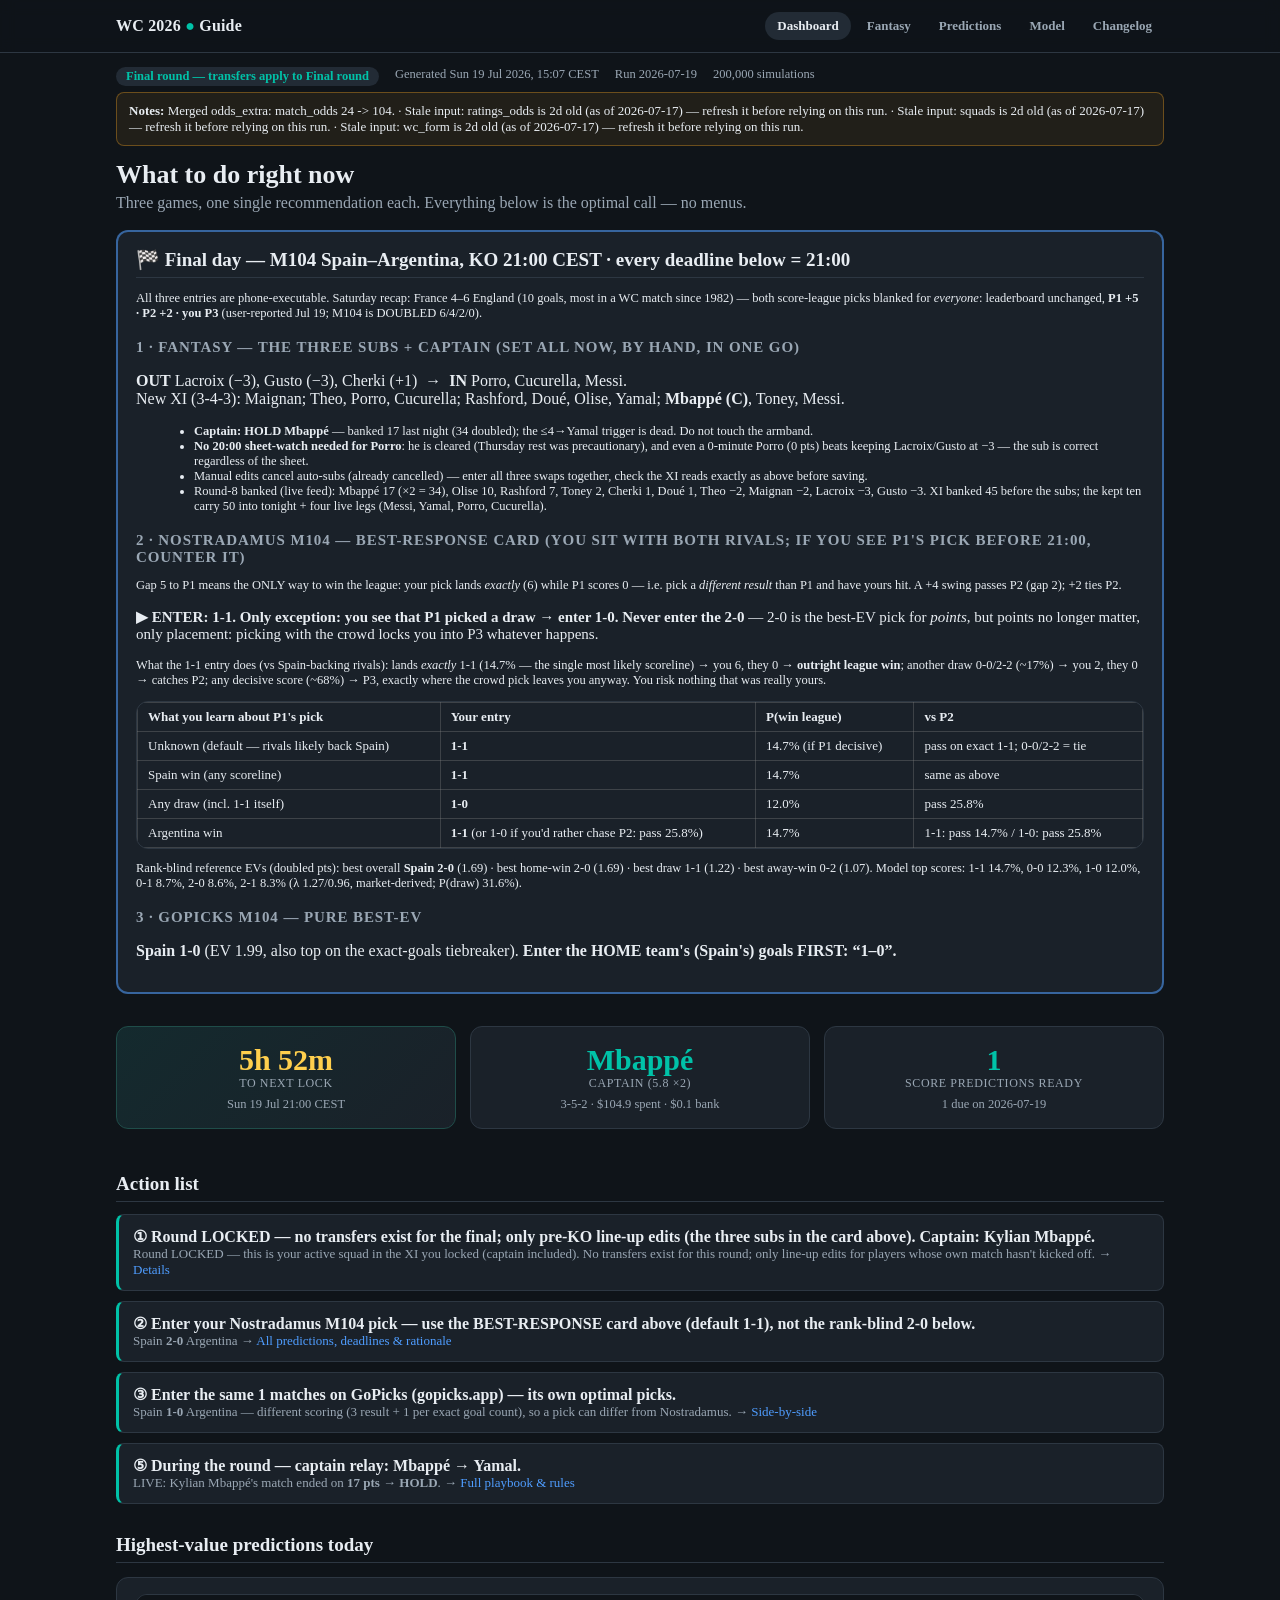
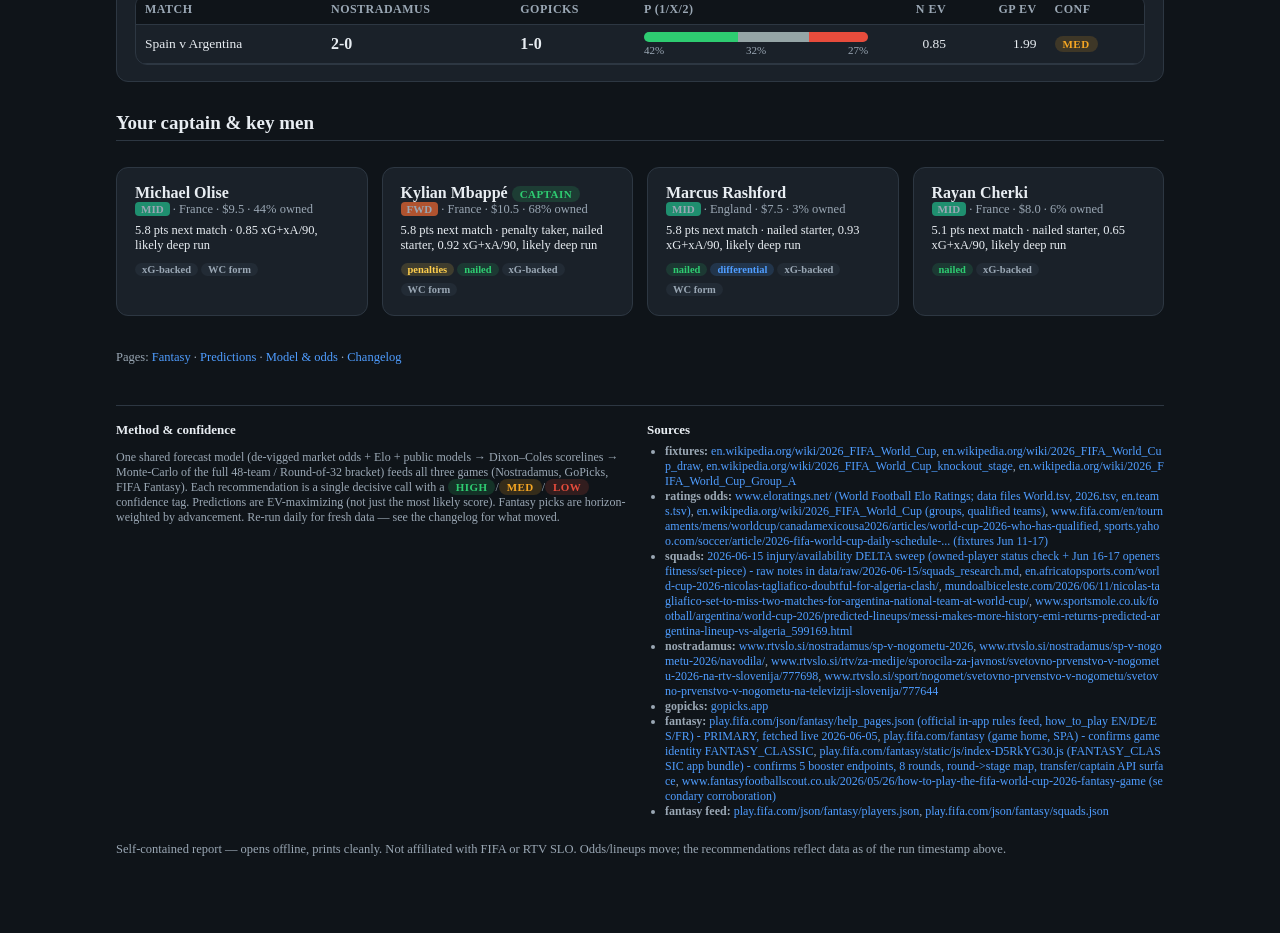
<file: output/index.html>
<!doctype html>
<html lang="en">
<head>
<meta charset="utf-8">
<meta name="viewport" content="width=device-width, initial-scale=1">
<title>Dashboard — WC 2026 Guide</title>
<style>:root {
  --bg: #0f1419; --panel: #1a2129; --panel2: #222b35; --ink: #e8edf2; --muted: #9aa7b4;
  --line: #2d3742; --accent: #00c2a8; --accent2: #4f9dff; --gold: #ffcf4d;
  --win: #2ecc71; --draw: #95a5a6; --loss: #e74c3c;
  --hi: #2ecc71; --med: #f5a623; --lo: #e74c3c;
  --radius: 12px; --maxw: 1080px;
}
* { box-sizing: border-box; }
html { -webkit-text-size-adjust: 100%; }
body {
  margin: 0; background: var(--bg); color: var(--ink);
  font: 15px/1.55 -apple-system, BlinkMacSystemFont, &#34;Segoe UI&#34;, Roboto, Helvetica, Arial, sans-serif;
}
a { color: var(--accent2); text-decoration: none; }
a:hover { text-decoration: underline; }
.wrap { max-width: var(--maxw); margin: 0 auto; padding: 0 16px 64px; }

header.top {
  position: sticky; top: 0; z-index: 50; background: rgba(15,20,25,.92);
  backdrop-filter: blur(8px); border-bottom: 1px solid var(--line);
}
.top .wrap { padding-top: 12px; padding-bottom: 12px; display: flex; flex-wrap: wrap; align-items: center; gap: 10px 18px; }
.brand { font-weight: 700; font-size: 16px; letter-spacing: .2px; margin-right: auto; }
.brand .dot { color: var(--accent); }
nav.tabs { display: flex; flex-wrap: wrap; gap: 4px; }
nav.tabs a {
  padding: 6px 12px; border-radius: 999px; color: var(--muted); font-weight: 600; font-size: 13px;
}
nav.tabs a.active, nav.tabs a:hover { background: var(--panel2); color: var(--ink); text-decoration: none; }

.meta-bar { color: var(--muted); font-size: 12.5px; margin: 14px 0 6px; display: flex; flex-wrap: wrap; gap: 6px 16px; }
.stage-pill { background: var(--panel2); color: var(--accent); padding: 2px 10px; border-radius: 999px; font-weight: 600; }

h1 { font-size: 26px; margin: 14px 0 4px; }
h2 { font-size: 19px; margin: 30px 0 12px; padding-bottom: 6px; border-bottom: 1px solid var(--line); }
h3 { font-size: 15px; margin: 18px 0 8px; color: var(--muted); text-transform: uppercase; letter-spacing: .06em; }
p.lede { color: var(--muted); margin-top: 0; }

.card { background: var(--panel); border: 1px solid var(--line); border-radius: var(--radius); padding: 16px 18px; margin: 14px 0; }
.grid { display: grid; gap: 14px; }
.grid.cols-2 { grid-template-columns: 1fr 1fr; }
.grid.cols-3 { grid-template-columns: repeat(3, 1fr); }
.grid.cols-4 { grid-template-columns: repeat(4, 1fr); }
@media (max-width: 760px){ .grid.cols-2,.grid.cols-3,.grid.cols-4 { grid-template-columns: 1fr; } .top .wrap{gap:6px;} }

.kpi { text-align: center; }
.kpi .num { font-size: 30px; font-weight: 800; color: var(--accent); line-height: 1.1; }
.kpi .lbl { color: var(--muted); font-size: 12px; text-transform: uppercase; letter-spacing: .05em; }
.big { font-size: 30px; font-weight: 800; color: var(--accent); line-height: 1.1; margin: 4px 0; }
.tag.fresh-stale { background:#3a1d1d; color:#ff9b9b; }
.tag.fresh-low-confidence { background:#3a311d; color:#ffd28a; }
.tag.fresh-baseline { background:#1d2a3a; color:#9bc2ff; }
.tag.fresh-ok { background:#1d3a2a; color:#9bf0bf; }

.countdown { background: linear-gradient(135deg, #142a2e, #1a2129); border-color: #1f4d49; }
.countdown .num { color: var(--gold); }

.conf { font-size: 11px; font-weight: 700; padding: 2px 8px; border-radius: 999px; text-transform: uppercase; letter-spacing:.04em; }
.conf.High { background: rgba(46,204,113,.16); color: var(--hi); }
.conf.Med { background: rgba(245,166,35,.16); color: var(--med); }
.conf.Low { background: rgba(231,76,60,.16); color: var(--lo); }

.tag { display:inline-block; font-size: 10.5px; font-weight:600; padding: 1px 7px; border-radius: 999px; background: var(--panel2); color: var(--muted); margin: 0 3px 3px 0; }
.tag.pen, .tag.penalties { background: rgba(255,207,77,.16); color: var(--gold); }
.tag.differential { background: rgba(79,157,255,.16); color: var(--accent2); }
.tag.nailed { background: rgba(46,204,113,.14); color: var(--hi); }

ul.actions { list-style: none; padding: 0; margin: 0; }
ul.actions li { padding: 12px 14px; border: 1px solid var(--line); border-left: 3px solid var(--accent); border-radius: 8px; margin-bottom: 10px; background: var(--panel); }
ul.actions li .a-do { font-weight: 700; }
ul.actions li .a-sub { color: var(--muted); font-size: 13px; }

table { width: 100%; border-collapse: collapse; font-size: 13.5px; }
th, td { text-align: left; padding: 7px 9px; border-bottom: 1px solid var(--line); white-space: nowrap; }
th { color: var(--muted); font-weight: 600; font-size: 12px; text-transform: uppercase; letter-spacing: .04em; cursor: pointer; user-select: none; position: sticky; top: 56px; background: var(--bg); }
th.sortable::after { content: &#34; ⇅&#34;; opacity: .35; font-size: 10px; }
tbody tr:hover { background: var(--panel2); }
td.num, th.num { text-align: right; font-variant-numeric: tabular-nums; }
.table-scroll { overflow-x: auto; -webkit-overflow-scrolling: touch; border-radius: var(--radius); border: 1px solid var(--line); }
.table-scroll table th { top: 0; }

.scoreline { font-weight: 800; font-size: 16px; font-variant-numeric: tabular-nums; }
.muted { color: var(--muted); }
.small { font-size: 12.5px; }
.right { text-align: right; }
.center { text-align: center; }
.pos { font-weight: 700; font-size: 11px; padding: 1px 6px; border-radius: 4px; }
.pos.GK { background:#6b4ea3; } .pos.DEF { background:#2f6fb0; } .pos.MID { background:#1f8f6f; } .pos.FWD { background:#b0532f; }

/* probability tri-bar */
.tribar { display:flex; height: 10px; border-radius: 5px; overflow:hidden; min-width: 120px; background:var(--panel2); }
.tribar i { display:block; height:100%; }
.tribar .h { background: var(--win); } .tribar .d { background: var(--draw); } .tribar .a { background: var(--loss); }
.trilabel { font-size: 11px; color: var(--muted); margin-top: 2px; display:flex; justify-content: space-between; }

/* match cards */
.match { display: grid; grid-template-columns: 1fr auto 1fr; align-items: center; gap: 8px; }
.match .team { font-weight: 600; }
.match .team.away { text-align: right; }
.match .sc { background: var(--panel2); border-radius: 8px; padding: 6px 12px; text-align:center; }
.mrow { border-bottom: 1px solid var(--line); padding: 12px 0; }
.mrow:last-child { border-bottom: none; }
.mhead { display:flex; justify-content: space-between; align-items:center; gap: 10px; color: var(--muted); font-size: 12px; margin-bottom: 6px; }

/* pitch */
.pitch { background: linear-gradient(180deg,#15803d22,#14532d10); border: 1px solid #2e7d4f55; border-radius: var(--radius);
  padding: 18px 8px; display: grid; gap: 14px; background-color: #0e2a18; }
.pitch .line { display:flex; justify-content: space-around; gap: 6px; flex-wrap: wrap; }
.chip { background: var(--panel); border: 1px solid var(--line); border-radius: 10px; padding: 6px 8px; min-width: 84px; max-width: 130px; text-align:center; position: relative; }
.chip .nm { font-weight: 700; font-size: 12.5px; white-space: nowrap; overflow: hidden; text-overflow: ellipsis; }
.chip .sub { font-size: 10.5px; color: var(--muted); }
.chip .pts { font-size: 11px; color: var(--accent); font-weight: 700; }
.chip.cap { border-color: var(--gold); box-shadow: 0 0 0 1px var(--gold) inset; }
.chip .badge { position:absolute; top:-8px; right:-8px; background: var(--gold); color:#1a1a1a; font-weight:800; font-size:10px; border-radius:999px; width:18px; height:18px; line-height:18px; }
.chip .badge.v { background: var(--accent2); color:#fff; }
.bench { display:flex; gap:8px; flex-wrap: wrap; }
.bench .chip { min-width: 96px; }

.note { background: rgba(79,157,255,.08); border: 1px solid rgba(79,157,255,.3); border-radius: 8px; padding: 10px 12px; font-size: 13px; }
.warn { background: rgba(245,166,35,.08); border: 1px solid rgba(245,166,35,.35); border-radius: 8px; padding: 10px 12px; font-size: 13px; }

footer.foot { border-top: 1px solid var(--line); margin-top: 40px; padding-top: 16px; color: var(--muted); font-size: 12px; }
footer.foot h4 { color: var(--ink); margin: 0 0 6px; font-size: 13px; }
footer.foot ul { margin: 0 0 10px; padding-left: 18px; }
footer.foot a { word-break: break-all; }

.flip { color: var(--gold); }
.up { color: var(--win); } .down { color: var(--loss); }

@media print {
  :root { --bg:#fff; --panel:#fff; --panel2:#f1f3f5; --ink:#111; --muted:#555; --line:#ccc; }
  body { background:#fff; color:#111; }
  header.top { position: static; }
  nav.tabs, .countdown { display: none; }
  .card, .table-scroll { break-inside: avoid; }
  a { color:#111; }
  .pitch { background:#eef6f0; }
}
</style>
</head>
<body>
<header class="top">
  <div class="wrap">
    <span class="brand">WC&nbsp;2026 <span class="dot">●</span> Guide</span>
    <nav class="tabs">
      
      <a href="index.html" class="active">Dashboard</a>
      
      <a href="fantasy.html" class="">Fantasy</a>
      
      <a href="predictions.html" class="">Predictions</a>
      
      <a href="model.html" class="">Model</a>
      
      <a href="changelog.html" class="">Changelog</a>
      
    </nav>
  </div>
</header>
<div class="wrap">
  <div class="meta-bar">
    <span class="stage-pill">Final round — transfers apply to Final round</span>
    <span>Generated Sun 19 Jul 2026, 15:07 CEST</span>
    <span>Run 2026-07-19</span>
    <span>200,000 simulations</span>
  </div>

  
  <div class="warn"><strong>Notes:</strong>
    Merged odds_extra: match_odds 24 -&gt; 104. · Stale input: ratings_odds is 2d old (as of 2026-07-17) — refresh it before relying on this run. · Stale input: squads is 2d old (as of 2026-07-17) — refresh it before relying on this run. · Stale input: wc_form is 2d old (as of 2026-07-17) — refresh it before relying on this run.
  </div>
  

  
<h1>What to do right now</h1>
<p class="lede">Three games, one single recommendation each. Everything below is the optimal call — no menus.</p>
<!-- FINAL-DAY-CARD -->
<div class="card" style="margin:18px 0;border:2px solid rgba(79,157,255,.55)">
<h2 style="margin-top:0">&#127937; Final day &mdash; M104 Spain&ndash;Argentina, KO 21:00 CEST &middot; every deadline below = 21:00</h2>
<p class="small">All three entries are phone-executable. Saturday recap: France 4&ndash;6 England (10 goals, most in a WC match since 1982) &mdash; both score-league picks blanked for <em>everyone</em>: leaderboard unchanged, <strong>P1 +5 &middot; P2 +2 &middot; you P3</strong> (user-reported Jul 19; M104 is DOUBLED 6/4/2/0).</p>

<h3>1 &middot; Fantasy &mdash; the three subs + captain (set all now, by hand, in one go)</h3>
<p><strong>OUT</strong> Lacroix (&minus;3), Gusto (&minus;3), Cherki (+1) &nbsp;&rarr;&nbsp; <strong>IN</strong> Porro, Cucurella, Messi.<br>
New XI (3-4-3): Maignan; Theo, Porro, Cucurella; Rashford, Dou&eacute;, Olise, Yamal; <strong>Mbapp&eacute; (C)</strong>, Toney, Messi.</p>
<ul class="small" style="margin:6px 0 10px 18px">
<li><strong>Captain: HOLD Mbapp&eacute;</strong> &mdash; banked 17 last night (34 doubled); the &le;4&rarr;Yamal trigger is dead. Do not touch the armband.</li>
<li><strong>No 20:00 sheet-watch needed for Porro</strong>: he is cleared (Thursday rest was precautionary), and even a 0-minute Porro (0 pts) beats keeping Lacroix/Gusto at &minus;3 &mdash; the sub is correct regardless of the sheet.</li>
<li>Manual edits cancel auto-subs (already cancelled) &mdash; enter all three swaps together, check the XI reads exactly as above before saving.</li>
<li>Round-8 banked (live feed): Mbapp&eacute; 17 (&times;2 = 34), Olise 10, Rashford 7, Toney 2, Cherki 1, Dou&eacute; 1, Theo &minus;2, Maignan &minus;2, Lacroix &minus;3, Gusto &minus;3. XI banked 45 before the subs; the kept ten carry 50 into tonight + four live legs (Messi, Yamal, Porro, Cucurella).</li>
</ul>

<h3>2 &middot; Nostradamus M104 &mdash; best-response card (you sit WITH both rivals; if you see P1's pick before 21:00, counter it)</h3>
<p class="small">Gap 5 to P1 means the ONLY way to win the league: your pick lands <em>exactly</em> (6) while P1 scores 0 &mdash; i.e. pick a <em>different result</em> than P1 and have yours hit. A +4 swing passes P2 (gap 2); +2 ties P2.</p>
<p style="font-size:15px"><strong>&#9654; ENTER: 1-1. Only exception: you see that P1 picked a draw &rarr; enter 1-0. Never enter the 2-0</strong> &mdash; 2-0 is the best-EV pick for <em>points</em>, but points no longer matter, only placement: picking with the crowd locks you into P3 whatever happens.</p>
<p class="small">What the 1-1 entry does (vs Spain-backing rivals): lands <em>exactly</em> 1-1 (14.7% &mdash; the single most likely scoreline) &rarr; you 6, they 0 &rarr; <strong>outright league win</strong>; another draw 0-0/2-2 (~17%) &rarr; you 2, they 0 &rarr; catches P2; any decisive score (~68%) &rarr; P3, exactly where the crowd pick leaves you anyway. You risk nothing that was really yours.</p>
<div class="table-scroll" style="margin:8px 0"><table style="border-collapse:collapse;font-size:13px">
<tr><td style="padding:6px 10px;border:1px solid rgba(128,128,128,.35);text-align:left;white-space:normal;font-weight:700">What you learn about P1's pick</td><td style="padding:6px 10px;border:1px solid rgba(128,128,128,.35);text-align:left;white-space:normal;font-weight:700">Your entry</td><td style="padding:6px 10px;border:1px solid rgba(128,128,128,.35);text-align:left;white-space:normal;font-weight:700">P(win league)</td><td style="padding:6px 10px;border:1px solid rgba(128,128,128,.35);text-align:left;white-space:normal;font-weight:700">vs P2</td></tr>
<tr><td style="padding:6px 10px;border:1px solid rgba(128,128,128,.35);text-align:left;white-space:normal">Unknown (default &mdash; rivals likely back Spain)</td><td style="padding:6px 10px;border:1px solid rgba(128,128,128,.35);text-align:left;white-space:normal"><strong>1-1</strong></td><td style="padding:6px 10px;border:1px solid rgba(128,128,128,.35);text-align:left;white-space:normal">14.7% (if P1 decisive)</td><td style="padding:6px 10px;border:1px solid rgba(128,128,128,.35);text-align:left;white-space:normal">pass on exact 1-1; 0-0/2-2 = tie</td></tr>
<tr><td style="padding:6px 10px;border:1px solid rgba(128,128,128,.35);text-align:left;white-space:normal">Spain win (any scoreline)</td><td style="padding:6px 10px;border:1px solid rgba(128,128,128,.35);text-align:left;white-space:normal"><strong>1-1</strong></td><td style="padding:6px 10px;border:1px solid rgba(128,128,128,.35);text-align:left;white-space:normal">14.7%</td><td style="padding:6px 10px;border:1px solid rgba(128,128,128,.35);text-align:left;white-space:normal">same as above</td></tr>
<tr><td style="padding:6px 10px;border:1px solid rgba(128,128,128,.35);text-align:left;white-space:normal">Any draw (incl. 1-1 itself)</td><td style="padding:6px 10px;border:1px solid rgba(128,128,128,.35);text-align:left;white-space:normal"><strong>1-0</strong></td><td style="padding:6px 10px;border:1px solid rgba(128,128,128,.35);text-align:left;white-space:normal">12.0%</td><td style="padding:6px 10px;border:1px solid rgba(128,128,128,.35);text-align:left;white-space:normal">pass 25.8%</td></tr>
<tr><td style="padding:6px 10px;border:1px solid rgba(128,128,128,.35);text-align:left;white-space:normal">Argentina win</td><td style="padding:6px 10px;border:1px solid rgba(128,128,128,.35);text-align:left;white-space:normal"><strong>1-1</strong> (or 1-0 if you'd rather chase P2: pass 25.8%)</td><td style="padding:6px 10px;border:1px solid rgba(128,128,128,.35);text-align:left;white-space:normal">14.7%</td><td style="padding:6px 10px;border:1px solid rgba(128,128,128,.35);text-align:left;white-space:normal">1-1: pass 14.7% / 1-0: pass 25.8%</td></tr>
</table></div>
<p class="small">Rank-blind reference EVs (doubled pts): best overall <strong>Spain 2-0</strong> (1.69) &middot; best home-win 2-0 (1.69) &middot; best draw 1-1 (1.22) &middot; best away-win 0-2 (1.07). Model top scores: 1-1 14.7%, 0-0 12.3%, 1-0 12.0%, 0-1 8.7%, 2-0 8.6%, 2-1 8.3% (&lambda; 1.27/0.96, market-derived; P(draw) 31.6%).</p>

<h3>3 &middot; GoPicks M104 &mdash; pure best-EV</h3>
<p><strong>Spain 1-0</strong> (EV 1.99, also top on the exact-goals tiebreaker). <strong>Enter the HOME team's (Spain's) goals FIRST: &ldquo;1&ndash;0&rdquo;.</strong></p>
</div>
<!-- /FINAL-DAY-CARD -->



<div class="grid cols-3">
  <div class="card kpi countdown">
    <div class="num">5h 52m</div>
    <div class="lbl">to next lock</div>
    <div class="small muted" style="margin-top:6px">Sun 19 Jul 21:00 CEST</div>
  </div>
  
  <div class="card kpi">
    <div class="num">Mbappé</div>
    <div class="lbl">captain (5.8 ×2)</div>
    <div class="small muted" style="margin-top:6px">3-5-2 · $104.9 spent · $0.1 bank</div>
  </div>
  
  <div class="card kpi">
    <div class="num">1</div>
    <div class="lbl">score predictions ready</div>
    <div class="small muted" style="margin-top:6px">1 due on 2026-07-19</div>
  </div>
</div>

<h2>Action list</h2>
<ul class="actions">
  
  <li>
    
    
    <div class="a-do">① Round LOCKED — no transfers exist for the final; only pre-KO line-up edits (the three subs in the card above). Captain: Kylian Mbappé.</div>
    <div class="a-sub">Round LOCKED — this is your active squad in the XI you locked (captain included). No transfers exist for this round; only line-up edits for players whose own match hasn&#39;t kicked off. → <a href="fantasy.html">Details</a></div>
    
  </li>
  
  <li>
    <div class="a-do">② Enter your Nostradamus M104 pick — use the BEST-RESPONSE card above (default 1-1), not the rank-blind 2-0 below.</div>
    <div class="a-sub">
      Spain <b>2-0</b> Argentina
      → <a href="predictions.html">All predictions, deadlines &amp; rationale</a>
    </div>
  </li>
  <li>
    <div class="a-do">③ Enter the same 1 matches on GoPicks (gopicks.app) — its own optimal picks.</div>
    <div class="a-sub">
      Spain <b>1-0</b> Argentina
      — different scoring (3 result + 1 per exact goal count), so a pick can differ from Nostradamus. → <a href="predictions.html">Side-by-side</a>
    </div>
  </li>
  
  
  <li>
    <div class="a-do">⑤ During the round — captain relay: <b>Mbappé</b> → <b>Yamal</b>.</div>
    <div class="a-sub">LIVE: Kylian Mbappé's match ended on <b>17 pts</b> → <b>HOLD</b>. → <a href="fantasy.html#playbook">Full playbook &amp; rules</a></div>
  </li>
  
</ul>

<h2>Highest-value predictions today</h2>
<div class="card">
  <div class="table-scroll"><table>
    <thead><tr><th>Match</th><th>Nostradamus</th><th>GoPicks</th><th>P (1/X/2)</th><th class="num sortable">N EV</th><th class="num sortable">GP EV</th><th>Conf</th></tr></thead>
    <tbody>
    
      <tr>
        <td>Spain v Argentina</td>
        <td><span class="scoreline">2-0</span></td>
        <td><span class="scoreline">1-0</span></td>
        <td style="min-width:150px"><div>
  <div class="tribar" title="Home 41.9% / Draw 31.6% / Away 26.6%">
    <i class="h" style="width:41.9%"></i>
    <i class="d" style="width:31.6%"></i>
    <i class="a" style="width:26.6%"></i>
  </div>
  <div class="trilabel"><span>42%</span><span>32%</span><span>27%</span></div>
</div></td>
        <td class="num" data-sort="0.8472">0.85</td>
        <td class="num" data-sort="1.9942">1.99</td>
        <td><span class="conf Med">Med</span></td>
      </tr>
    
    </tbody>
  </table></div>
</div>


<h2>Your captain &amp; key men</h2>
<div class="grid cols-4">
  
    
    <div class="card">
      <div style="font-weight:700">Michael Olise </div>
      <div class="small muted"><span class="pos MID">MID</span> · France · $9.5 · 44% owned</div>
      <div class="small" style="margin-top:6px">5.8 pts next match · 0.85 xG+xA/90, likely deep run</div>
      <div style="margin-top:6px"><span class="tag xG-backed">xG-backed</span><span class="tag WC-form">WC form</span></div>
    </div>
    
  
    
    <div class="card">
      <div style="font-weight:700">Kylian Mbappé <span class="conf High">CAPTAIN</span></div>
      <div class="small muted"><span class="pos FWD">FWD</span> · France · $10.5 · 68% owned</div>
      <div class="small" style="margin-top:6px">5.8 pts next match · penalty taker, nailed starter, 0.92 xG+xA/90, likely deep run</div>
      <div style="margin-top:6px"><span class="tag penalties">penalties</span><span class="tag nailed">nailed</span><span class="tag xG-backed">xG-backed</span><span class="tag WC-form">WC form</span></div>
    </div>
    
  
    
    <div class="card">
      <div style="font-weight:700">Marcus Rashford </div>
      <div class="small muted"><span class="pos MID">MID</span> · England · $7.5 · 3% owned</div>
      <div class="small" style="margin-top:6px">5.8 pts next match · nailed starter, 0.93 xG+xA/90, likely deep run</div>
      <div style="margin-top:6px"><span class="tag nailed">nailed</span><span class="tag differential">differential</span><span class="tag xG-backed">xG-backed</span><span class="tag WC-form">WC form</span></div>
    </div>
    
  
    
    <div class="card">
      <div style="font-weight:700">Rayan Cherki </div>
      <div class="small muted"><span class="pos MID">MID</span> · France · $8.0 · 6% owned</div>
      <div class="small" style="margin-top:6px">5.1 pts next match · nailed starter, 0.65 xG+xA/90, likely deep run</div>
      <div style="margin-top:6px"><span class="tag nailed">nailed</span><span class="tag xG-backed">xG-backed</span></div>
    </div>
    
  
    
  
    
  
    
  
    
  
    
  
    
  
    
  
</div>


<p class="small muted" style="margin-top:20px">Pages: <a href="fantasy.html">Fantasy</a> · <a href="predictions.html">Predictions</a> · <a href="model.html">Model &amp; odds</a> · <a href="changelog.html">Changelog</a></p>


  <footer class="foot">
    <div class="grid cols-2">
      <div>
        <h4>Method &amp; confidence</h4>
        <p>One shared forecast model (de-vigged market odds + Elo + public models → Dixon–Coles scorelines →
        Monte-Carlo of the full 48-team / Round-of-32 bracket) feeds all three games (Nostradamus, GoPicks,
        FIFA Fantasy). Each recommendation is a single
        decisive call with a <span class="conf High">High</span>/<span class="conf Med">Med</span>/<span class="conf Low">Low</span>
        confidence tag. Predictions are EV-maximizing (not just the most likely score). Fantasy picks are
        horizon-weighted by advancement. Re-run daily for fresh data — see the changelog for what moved.</p>
      </div>
      <div>
        <h4>Sources</h4>
        <ul>
          
            <li><strong>fixtures:</strong>
              <a href="https://en.wikipedia.org/wiki/2026_FIFA_World_Cup">en.wikipedia.org/wiki/2026_FIFA_World_Cup</a>, <a href="https://en.wikipedia.org/wiki/2026_FIFA_World_Cup_draw">en.wikipedia.org/wiki/2026_FIFA_World_Cup_draw</a>, <a href="https://en.wikipedia.org/wiki/2026_FIFA_World_Cup_knockout_stage">en.wikipedia.org/wiki/2026_FIFA_World_Cup_knockout_stage</a>, <a href="https://en.wikipedia.org/wiki/2026_FIFA_World_Cup_Group_A">en.wikipedia.org/wiki/2026_FIFA_World_Cup_Group_A</a>
            </li>
          
            <li><strong>ratings odds:</strong>
              <a href="https://www.eloratings.net/ (World Football Elo Ratings; data files World.tsv, 2026.tsv, en.teams.tsv)">www.eloratings.net/ (World Football Elo Ratings; data files World.tsv, 2026.tsv, en.teams.tsv)</a>, <a href="https://en.wikipedia.org/wiki/2026_FIFA_World_Cup (groups, qualified teams)">en.wikipedia.org/wiki/2026_FIFA_World_Cup (groups, qualified teams)</a>, <a href="https://www.fifa.com/en/tournaments/mens/worldcup/canadamexicousa2026/articles/world-cup-2026-who-has-qualified">www.fifa.com/en/tournaments/mens/worldcup/canadamexicousa2026/articles/world-cup-2026-who-has-qualified</a>, <a href="https://sports.yahoo.com/soccer/article/2026-fifa-world-cup-daily-schedule-... (fixtures Jun 11-17)">sports.yahoo.com/soccer/article/2026-fifa-world-cup-daily-schedule-... (fixtures Jun 11-17)</a>
            </li>
          
            <li><strong>squads:</strong>
              <a href="2026-06-15 injury/availability DELTA sweep (owned-player status check + Jun 16-17 openers fitness/set-piece) - raw notes in data/raw/2026-06-15/squads_research.md">2026-06-15 injury/availability DELTA sweep (owned-player status check + Jun 16-17 openers fitness/set-piece) - raw notes in data/raw/2026-06-15/squads_research.md</a>, <a href="https://en.africatopsports.com/world-cup-2026-nicolas-tagliafico-doubtful-for-algeria-clash/">en.africatopsports.com/world-cup-2026-nicolas-tagliafico-doubtful-for-algeria-clash/</a>, <a href="https://mundoalbiceleste.com/2026/06/11/nicolas-tagliafico-set-to-miss-two-matches-for-argentina-national-team-at-world-cup/">mundoalbiceleste.com/2026/06/11/nicolas-tagliafico-set-to-miss-two-matches-for-argentina-national-team-at-world-cup/</a>, <a href="https://www.sportsmole.co.uk/football/argentina/world-cup-2026/predicted-lineups/messi-makes-more-history-emi-returns-predicted-argentina-lineup-vs-algeria_599169.html">www.sportsmole.co.uk/football/argentina/world-cup-2026/predicted-lineups/messi-makes-more-history-emi-returns-predicted-argentina-lineup-vs-algeria_599169.html</a>
            </li>
          
            <li><strong>nostradamus:</strong>
              <a href="https://www.rtvslo.si/nostradamus/sp-v-nogometu-2026">www.rtvslo.si/nostradamus/sp-v-nogometu-2026</a>, <a href="https://www.rtvslo.si/nostradamus/sp-v-nogometu-2026/navodila/">www.rtvslo.si/nostradamus/sp-v-nogometu-2026/navodila/</a>, <a href="https://www.rtvslo.si/rtv/za-medije/sporocila-za-javnost/svetovno-prvenstvo-v-nogometu-2026-na-rtv-slovenija/777698">www.rtvslo.si/rtv/za-medije/sporocila-za-javnost/svetovno-prvenstvo-v-nogometu-2026-na-rtv-slovenija/777698</a>, <a href="https://www.rtvslo.si/sport/nogomet/svetovno-prvenstvo-v-nogometu/svetovno-prvenstvo-v-nogometu-na-televiziji-slovenija/777644">www.rtvslo.si/sport/nogomet/svetovno-prvenstvo-v-nogometu/svetovno-prvenstvo-v-nogometu-na-televiziji-slovenija/777644</a>
            </li>
          
            <li><strong>gopicks:</strong>
              <a href="https://gopicks.app">gopicks.app</a>
            </li>
          
            <li><strong>fantasy:</strong>
              <a href="https://play.fifa.com/json/fantasy/help_pages.json (official in-app rules feed, how_to_play EN/DE/ES/FR) - PRIMARY, fetched live 2026-06-05">play.fifa.com/json/fantasy/help_pages.json (official in-app rules feed, how_to_play EN/DE/ES/FR) - PRIMARY, fetched live 2026-06-05</a>, <a href="https://play.fifa.com/fantasy (game home, SPA) - confirms game identity FANTASY_CLASSIC">play.fifa.com/fantasy (game home, SPA) - confirms game identity FANTASY_CLASSIC</a>, <a href="https://play.fifa.com/fantasy/static/js/index-D5RkYG30.js (FANTASY_CLASSIC app bundle) - confirms 5 booster endpoints, 8 rounds, round-&gt;stage map, transfer/captain API surface">play.fifa.com/fantasy/static/js/index-D5RkYG30.js (FANTASY_CLASSIC app bundle) - confirms 5 booster endpoints, 8 rounds, round-&gt;stage map, transfer/captain API surface</a>, <a href="https://www.fantasyfootballscout.co.uk/2026/05/26/how-to-play-the-fifa-world-cup-2026-fantasy-game (secondary corroboration)">www.fantasyfootballscout.co.uk/2026/05/26/how-to-play-the-fifa-world-cup-2026-fantasy-game (secondary corroboration)</a>
            </li>
          
            <li><strong>fantasy feed:</strong>
              <a href="https://play.fifa.com/json/fantasy/players.json">play.fifa.com/json/fantasy/players.json</a>, <a href="https://play.fifa.com/json/fantasy/squads.json">play.fifa.com/json/fantasy/squads.json</a>
            </li>
          
        </ul>
      </div>
    </div>
    <p class="small">Self-contained report — opens offline, prints cleanly. Not affiliated with FIFA or RTV SLO.
    Odds/lineups move; the recommendations reflect data as of the run timestamp above.</p>
  </footer>
</div>
<script>
document.addEventListener(&#39;click&#39;, function(e){
  var th = e.target.closest(&#39;th.sortable&#39;); if(!th) return;
  var table = th.closest(&#39;table&#39;); var idx = Array.prototype.indexOf.call(th.parentNode.children, th);
  var dir = th.getAttribute(&#39;data-dir&#39;) === &#39;asc&#39; ? &#39;desc&#39; : &#39;asc&#39;;
  Array.prototype.forEach.call(th.parentNode.children, function(x){x.removeAttribute(&#39;data-dir&#39;);});
  th.setAttribute(&#39;data-dir&#39;, dir);
  var rows = Array.prototype.slice.call(table.tBodies[0].rows);
  var num = function(v){ var n = parseFloat(String(v).replace(/[^0-9.\-]/g,&#39;&#39;)); return isNaN(n)?null:n; };
  rows.sort(function(a,b){
    var x=a.cells[idx].getAttribute(&#39;data-sort&#39;)||a.cells[idx].innerText;
    var y=b.cells[idx].getAttribute(&#39;data-sort&#39;)||b.cells[idx].innerText;
    var nx=num(x), ny=num(y), r;
    if(nx!==null&amp;&amp;ny!==null){ r=nx-ny; } else { r=String(x).localeCompare(String(y)); }
    return dir===&#39;asc&#39;? r : -r;
  });
  rows.forEach(function(r){ table.tBodies[0].appendChild(r); });
});
</script>
</body>
</html>
</file>
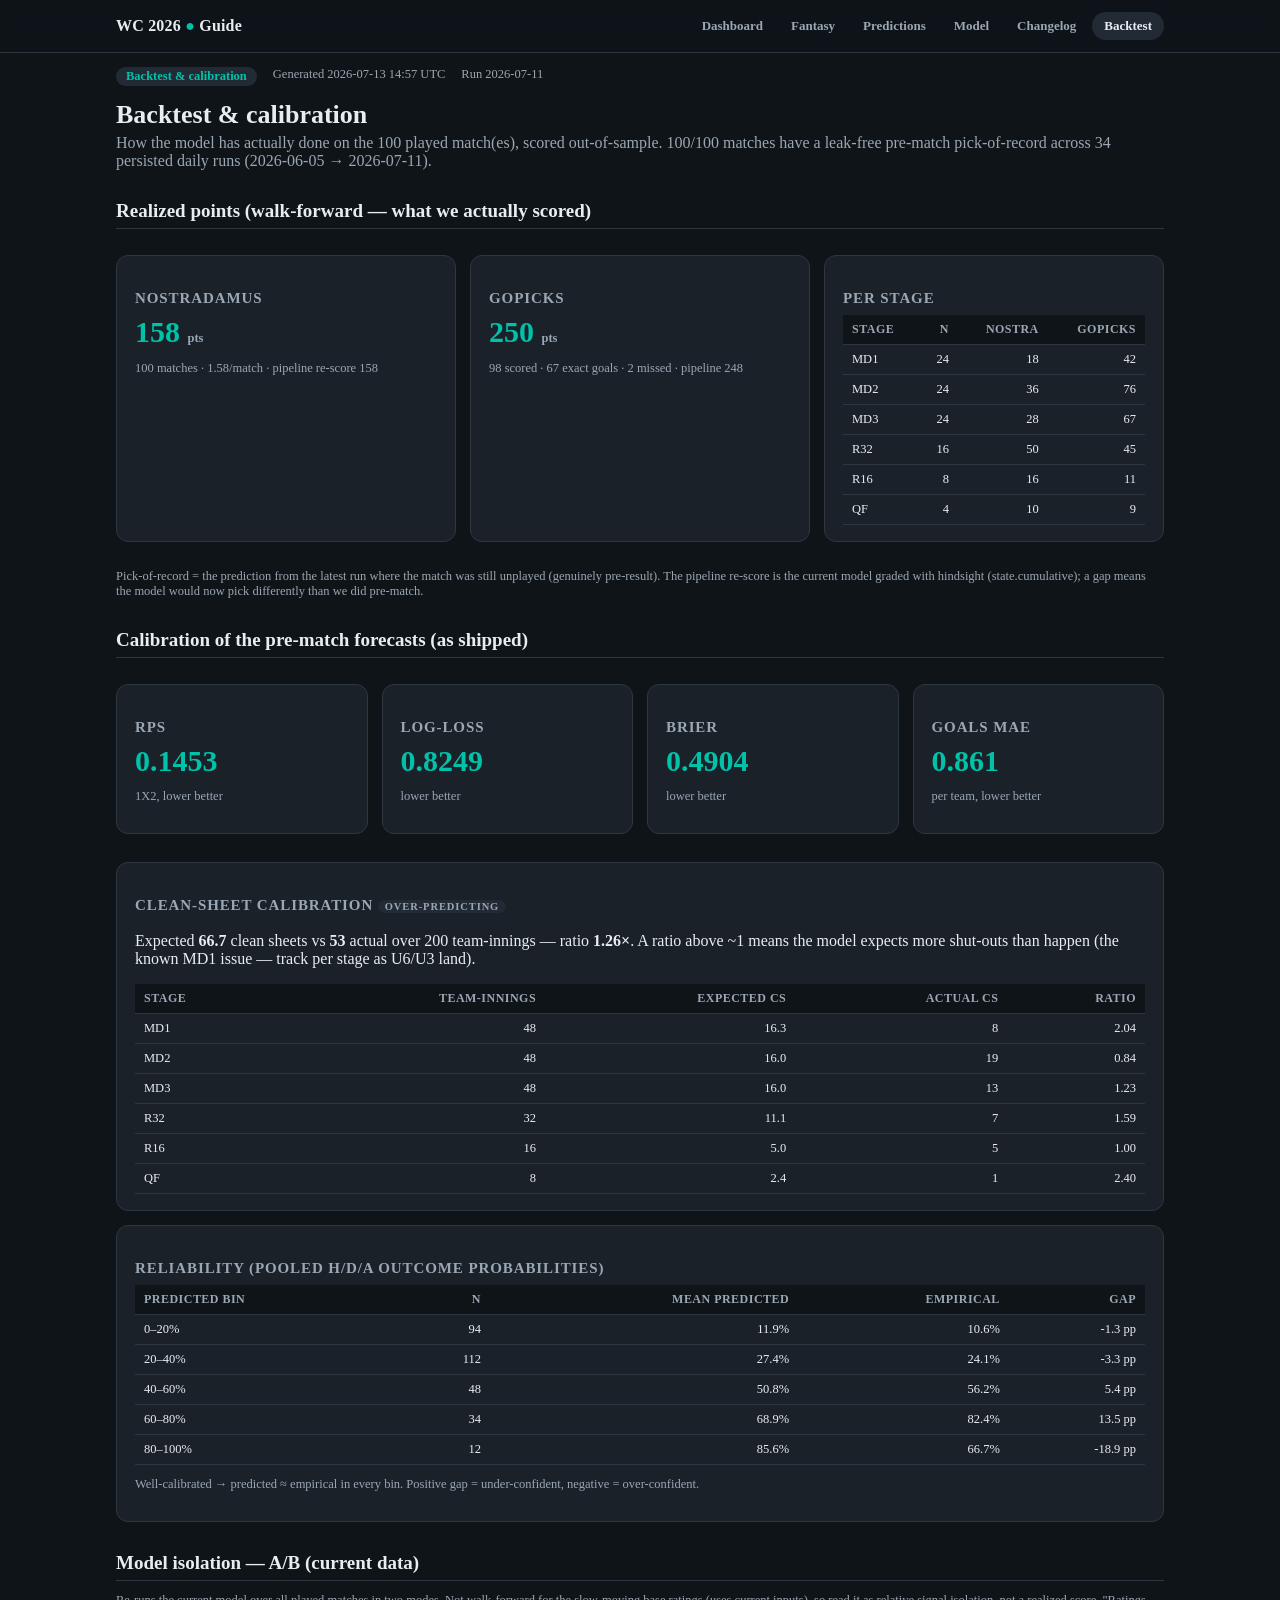
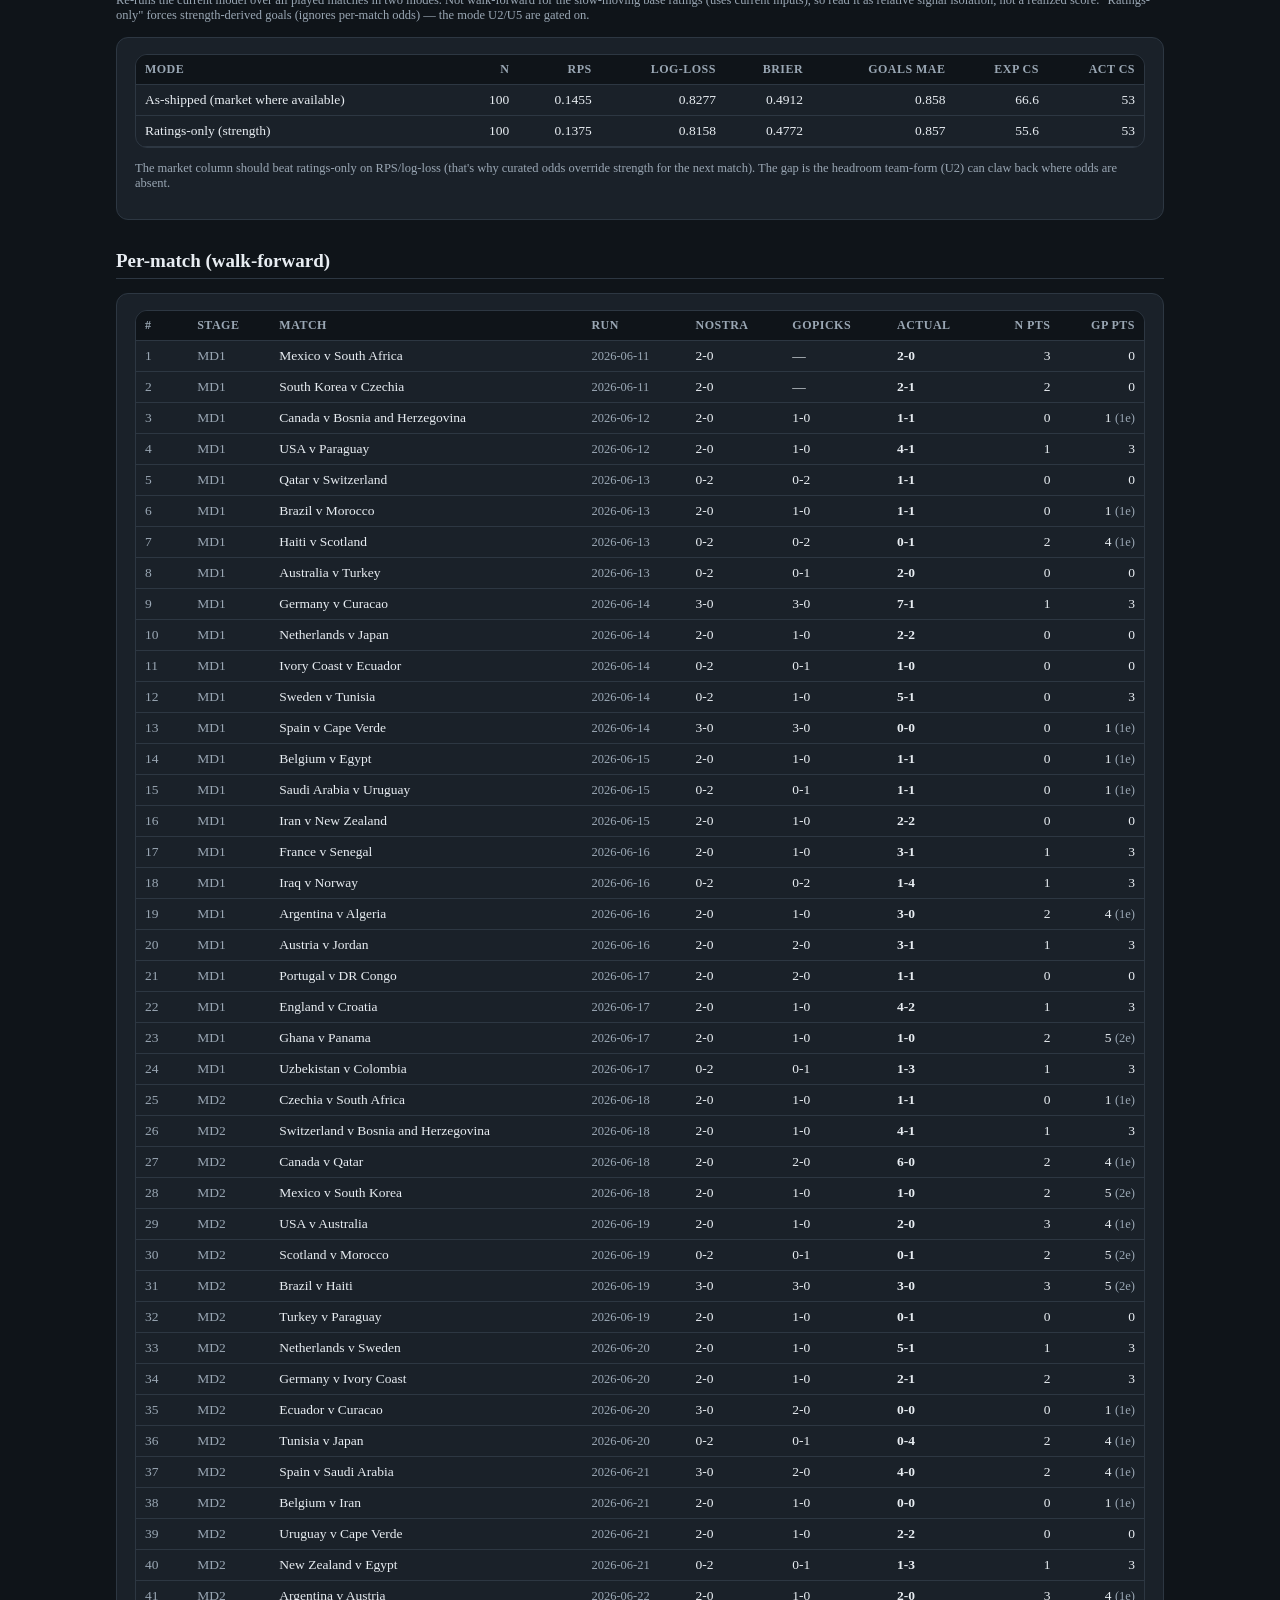
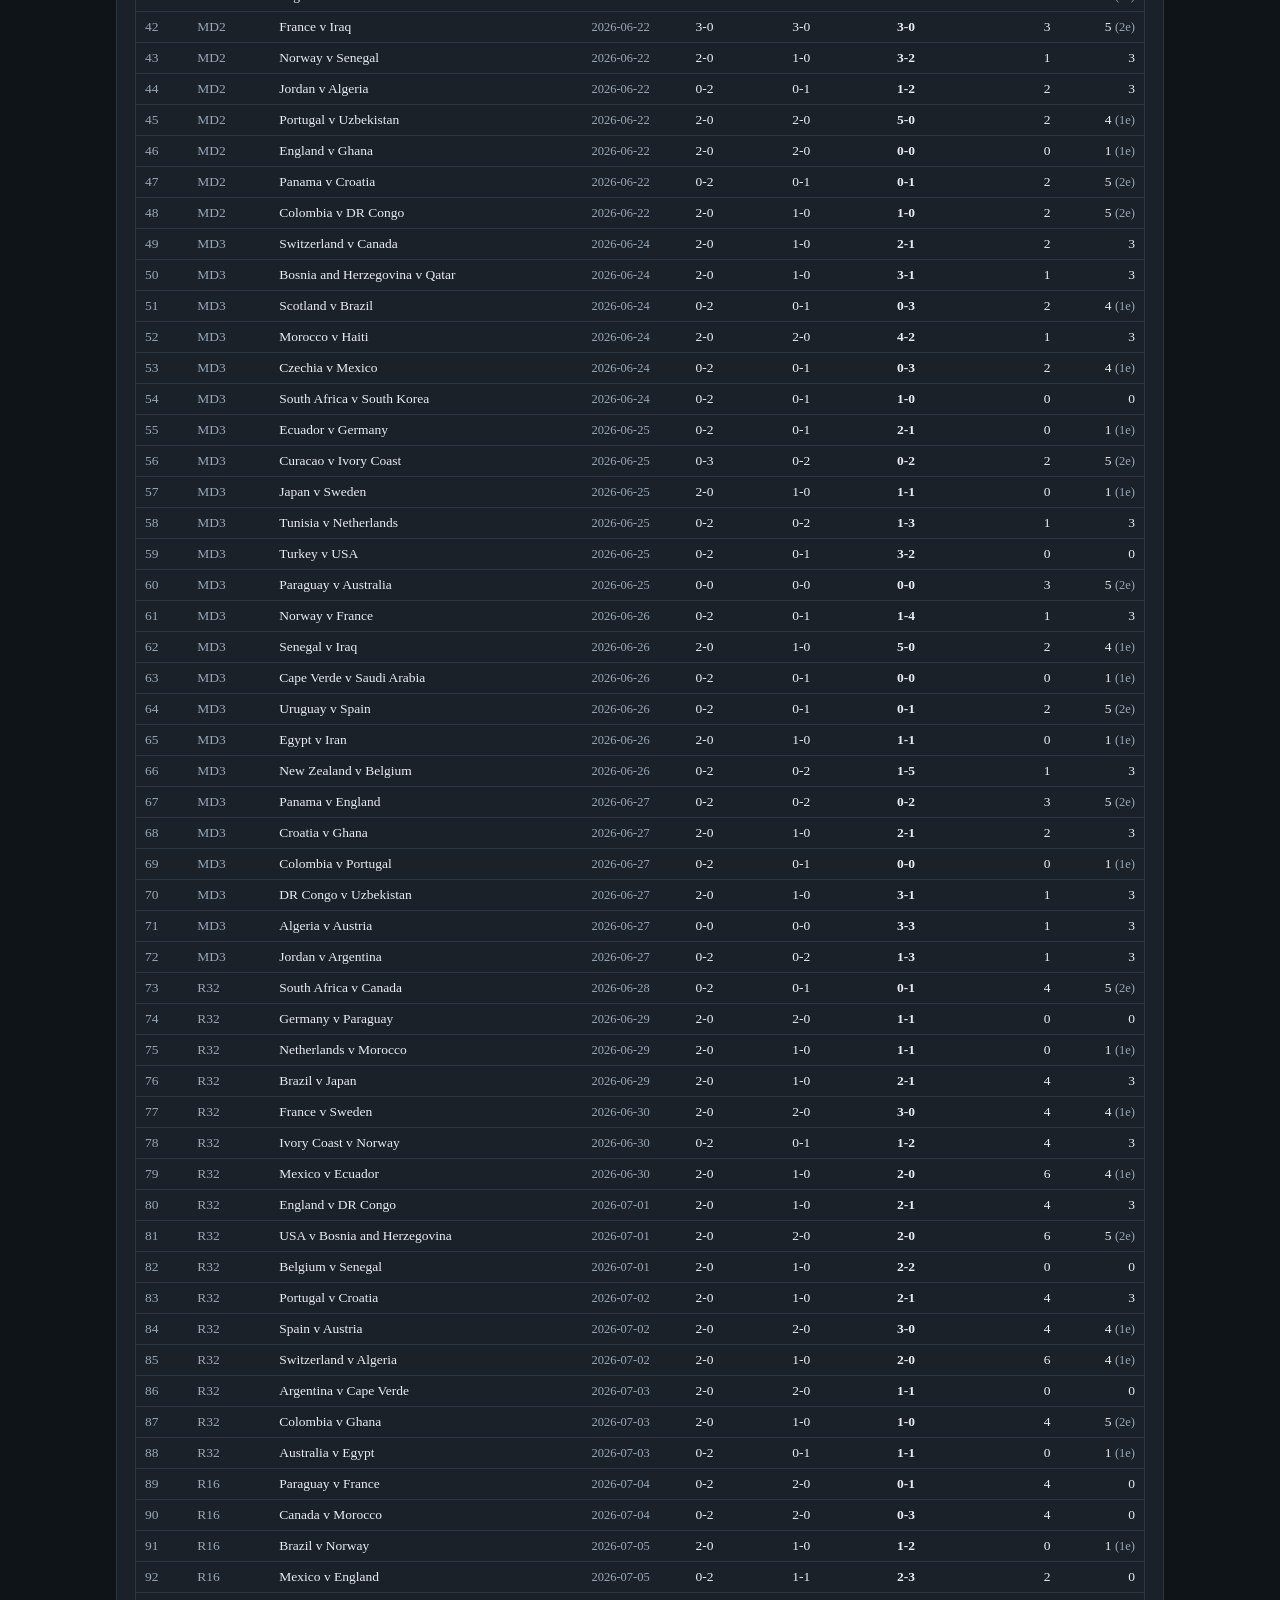
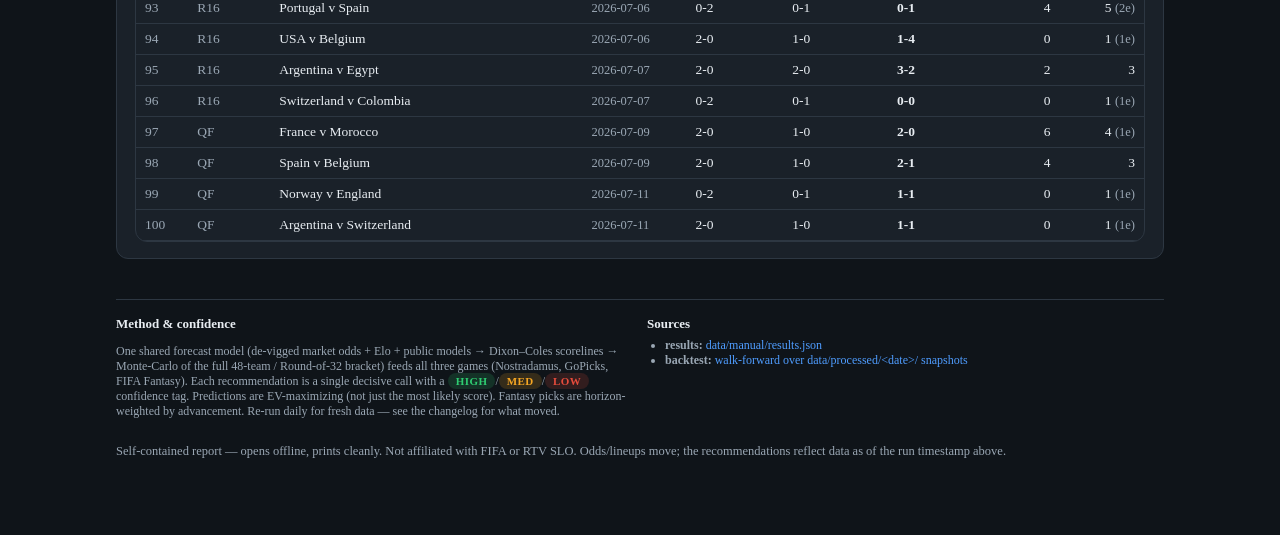
<file: output/backtest.html>
<!doctype html>
<html lang="en">
<head>
<meta charset="utf-8">
<meta name="viewport" content="width=device-width, initial-scale=1">
<title>Backtest &amp; calibration — WC 2026 Guide</title>
<style>:root {
  --bg: #0f1419; --panel: #1a2129; --panel2: #222b35; --ink: #e8edf2; --muted: #9aa7b4;
  --line: #2d3742; --accent: #00c2a8; --accent2: #4f9dff; --gold: #ffcf4d;
  --win: #2ecc71; --draw: #95a5a6; --loss: #e74c3c;
  --hi: #2ecc71; --med: #f5a623; --lo: #e74c3c;
  --radius: 12px; --maxw: 1080px;
}
* { box-sizing: border-box; }
html { -webkit-text-size-adjust: 100%; }
body {
  margin: 0; background: var(--bg); color: var(--ink);
  font: 15px/1.55 -apple-system, BlinkMacSystemFont, &#34;Segoe UI&#34;, Roboto, Helvetica, Arial, sans-serif;
}
a { color: var(--accent2); text-decoration: none; }
a:hover { text-decoration: underline; }
.wrap { max-width: var(--maxw); margin: 0 auto; padding: 0 16px 64px; }

header.top {
  position: sticky; top: 0; z-index: 50; background: rgba(15,20,25,.92);
  backdrop-filter: blur(8px); border-bottom: 1px solid var(--line);
}
.top .wrap { padding-top: 12px; padding-bottom: 12px; display: flex; flex-wrap: wrap; align-items: center; gap: 10px 18px; }
.brand { font-weight: 700; font-size: 16px; letter-spacing: .2px; margin-right: auto; }
.brand .dot { color: var(--accent); }
nav.tabs { display: flex; flex-wrap: wrap; gap: 4px; }
nav.tabs a {
  padding: 6px 12px; border-radius: 999px; color: var(--muted); font-weight: 600; font-size: 13px;
}
nav.tabs a.active, nav.tabs a:hover { background: var(--panel2); color: var(--ink); text-decoration: none; }

.meta-bar { color: var(--muted); font-size: 12.5px; margin: 14px 0 6px; display: flex; flex-wrap: wrap; gap: 6px 16px; }
.stage-pill { background: var(--panel2); color: var(--accent); padding: 2px 10px; border-radius: 999px; font-weight: 600; }

h1 { font-size: 26px; margin: 14px 0 4px; }
h2 { font-size: 19px; margin: 30px 0 12px; padding-bottom: 6px; border-bottom: 1px solid var(--line); }
h3 { font-size: 15px; margin: 18px 0 8px; color: var(--muted); text-transform: uppercase; letter-spacing: .06em; }
p.lede { color: var(--muted); margin-top: 0; }

.card { background: var(--panel); border: 1px solid var(--line); border-radius: var(--radius); padding: 16px 18px; margin: 14px 0; }
.grid { display: grid; gap: 14px; }
.grid.cols-2 { grid-template-columns: 1fr 1fr; }
.grid.cols-3 { grid-template-columns: repeat(3, 1fr); }
.grid.cols-4 { grid-template-columns: repeat(4, 1fr); }
@media (max-width: 760px){ .grid.cols-2,.grid.cols-3,.grid.cols-4 { grid-template-columns: 1fr; } .top .wrap{gap:6px;} }

.kpi { text-align: center; }
.kpi .num { font-size: 30px; font-weight: 800; color: var(--accent); line-height: 1.1; }
.kpi .lbl { color: var(--muted); font-size: 12px; text-transform: uppercase; letter-spacing: .05em; }
.big { font-size: 30px; font-weight: 800; color: var(--accent); line-height: 1.1; margin: 4px 0; }
.tag.fresh-stale { background:#3a1d1d; color:#ff9b9b; }
.tag.fresh-low-confidence { background:#3a311d; color:#ffd28a; }
.tag.fresh-baseline { background:#1d2a3a; color:#9bc2ff; }
.tag.fresh-ok { background:#1d3a2a; color:#9bf0bf; }

.countdown { background: linear-gradient(135deg, #142a2e, #1a2129); border-color: #1f4d49; }
.countdown .num { color: var(--gold); }

.conf { font-size: 11px; font-weight: 700; padding: 2px 8px; border-radius: 999px; text-transform: uppercase; letter-spacing:.04em; }
.conf.High { background: rgba(46,204,113,.16); color: var(--hi); }
.conf.Med { background: rgba(245,166,35,.16); color: var(--med); }
.conf.Low { background: rgba(231,76,60,.16); color: var(--lo); }

.tag { display:inline-block; font-size: 10.5px; font-weight:600; padding: 1px 7px; border-radius: 999px; background: var(--panel2); color: var(--muted); margin: 0 3px 3px 0; }
.tag.pen, .tag.penalties { background: rgba(255,207,77,.16); color: var(--gold); }
.tag.differential { background: rgba(79,157,255,.16); color: var(--accent2); }
.tag.nailed { background: rgba(46,204,113,.14); color: var(--hi); }

ul.actions { list-style: none; padding: 0; margin: 0; }
ul.actions li { padding: 12px 14px; border: 1px solid var(--line); border-left: 3px solid var(--accent); border-radius: 8px; margin-bottom: 10px; background: var(--panel); }
ul.actions li .a-do { font-weight: 700; }
ul.actions li .a-sub { color: var(--muted); font-size: 13px; }

table { width: 100%; border-collapse: collapse; font-size: 13.5px; }
th, td { text-align: left; padding: 7px 9px; border-bottom: 1px solid var(--line); white-space: nowrap; }
th { color: var(--muted); font-weight: 600; font-size: 12px; text-transform: uppercase; letter-spacing: .04em; cursor: pointer; user-select: none; position: sticky; top: 56px; background: var(--bg); }
th.sortable::after { content: &#34; ⇅&#34;; opacity: .35; font-size: 10px; }
tbody tr:hover { background: var(--panel2); }
td.num, th.num { text-align: right; font-variant-numeric: tabular-nums; }
.table-scroll { overflow-x: auto; -webkit-overflow-scrolling: touch; border-radius: var(--radius); border: 1px solid var(--line); }
.table-scroll table th { top: 0; }

.scoreline { font-weight: 800; font-size: 16px; font-variant-numeric: tabular-nums; }
.muted { color: var(--muted); }
.small { font-size: 12.5px; }
.right { text-align: right; }
.center { text-align: center; }
.pos { font-weight: 700; font-size: 11px; padding: 1px 6px; border-radius: 4px; }
.pos.GK { background:#6b4ea3; } .pos.DEF { background:#2f6fb0; } .pos.MID { background:#1f8f6f; } .pos.FWD { background:#b0532f; }

/* probability tri-bar */
.tribar { display:flex; height: 10px; border-radius: 5px; overflow:hidden; min-width: 120px; background:var(--panel2); }
.tribar i { display:block; height:100%; }
.tribar .h { background: var(--win); } .tribar .d { background: var(--draw); } .tribar .a { background: var(--loss); }
.trilabel { font-size: 11px; color: var(--muted); margin-top: 2px; display:flex; justify-content: space-between; }

/* match cards */
.match { display: grid; grid-template-columns: 1fr auto 1fr; align-items: center; gap: 8px; }
.match .team { font-weight: 600; }
.match .team.away { text-align: right; }
.match .sc { background: var(--panel2); border-radius: 8px; padding: 6px 12px; text-align:center; }
.mrow { border-bottom: 1px solid var(--line); padding: 12px 0; }
.mrow:last-child { border-bottom: none; }
.mhead { display:flex; justify-content: space-between; align-items:center; gap: 10px; color: var(--muted); font-size: 12px; margin-bottom: 6px; }

/* pitch */
.pitch { background: linear-gradient(180deg,#15803d22,#14532d10); border: 1px solid #2e7d4f55; border-radius: var(--radius);
  padding: 18px 8px; display: grid; gap: 14px; background-color: #0e2a18; }
.pitch .line { display:flex; justify-content: space-around; gap: 6px; flex-wrap: wrap; }
.chip { background: var(--panel); border: 1px solid var(--line); border-radius: 10px; padding: 6px 8px; min-width: 84px; max-width: 130px; text-align:center; position: relative; }
.chip .nm { font-weight: 700; font-size: 12.5px; white-space: nowrap; overflow: hidden; text-overflow: ellipsis; }
.chip .sub { font-size: 10.5px; color: var(--muted); }
.chip .pts { font-size: 11px; color: var(--accent); font-weight: 700; }
.chip.cap { border-color: var(--gold); box-shadow: 0 0 0 1px var(--gold) inset; }
.chip .badge { position:absolute; top:-8px; right:-8px; background: var(--gold); color:#1a1a1a; font-weight:800; font-size:10px; border-radius:999px; width:18px; height:18px; line-height:18px; }
.chip .badge.v { background: var(--accent2); color:#fff; }
.bench { display:flex; gap:8px; flex-wrap: wrap; }
.bench .chip { min-width: 96px; }

.note { background: rgba(79,157,255,.08); border: 1px solid rgba(79,157,255,.3); border-radius: 8px; padding: 10px 12px; font-size: 13px; }
.warn { background: rgba(245,166,35,.08); border: 1px solid rgba(245,166,35,.35); border-radius: 8px; padding: 10px 12px; font-size: 13px; }

footer.foot { border-top: 1px solid var(--line); margin-top: 40px; padding-top: 16px; color: var(--muted); font-size: 12px; }
footer.foot h4 { color: var(--ink); margin: 0 0 6px; font-size: 13px; }
footer.foot ul { margin: 0 0 10px; padding-left: 18px; }
footer.foot a { word-break: break-all; }

.flip { color: var(--gold); }
.up { color: var(--win); } .down { color: var(--loss); }

@media print {
  :root { --bg:#fff; --panel:#fff; --panel2:#f1f3f5; --ink:#111; --muted:#555; --line:#ccc; }
  body { background:#fff; color:#111; }
  header.top { position: static; }
  nav.tabs, .countdown { display: none; }
  .card, .table-scroll { break-inside: avoid; }
  a { color:#111; }
  .pitch { background:#eef6f0; }
}
</style>
</head>
<body>
<header class="top">
  <div class="wrap">
    <span class="brand">WC&nbsp;2026 <span class="dot">●</span> Guide</span>
    <nav class="tabs">
      
      <a href="index.html" class="">Dashboard</a>
      
      <a href="fantasy.html" class="">Fantasy</a>
      
      <a href="predictions.html" class="">Predictions</a>
      
      <a href="model.html" class="">Model</a>
      
      <a href="changelog.html" class="">Changelog</a>
      
      <a href="backtest.html" class="active">Backtest</a>
      
    </nav>
  </div>
</header>
<div class="wrap">
  <div class="meta-bar">
    <span class="stage-pill">Backtest &amp; calibration</span>
    <span>Generated 2026-07-13 14:57 UTC</span>
    <span>Run 2026-07-11</span>
    
  </div>

  

  
<h1>Backtest &amp; calibration</h1>
<p class="lede">How the model has actually done on the 100 played match(es), scored
out-of-sample. 100/100 matches have a leak-free pre-match pick-of-record across
34 persisted daily runs (2026-06-05 → 2026-07-11).</p>



<h2>Realized points (walk-forward — what we actually scored)</h2>
<div class="grid cols-3">
  <div class="card">
    <h3>Nostradamus</h3>
    <p class="big">158 <span class="muted small">pts</span></p>
    <p class="small muted">100 matches · 1.58/match
    · pipeline re-score 158</p>
  </div>
  <div class="card">
    <h3>GoPicks</h3>
    <p class="big">250 <span class="muted small">pts</span></p>
    <p class="small muted">98 scored · 67 exact goals ·
    2 missed · pipeline 248</p>
  </div>
  <div class="card">
    <h3>Per stage</h3>
    <table class="small">
      <thead><tr><th>Stage</th><th class="num">N</th><th class="num">Nostra</th><th class="num">GoPicks</th></tr></thead>
      <tbody>
      
        <tr><td>MD1</td><td class="num">24</td><td class="num">18</td><td class="num">42</td></tr>
      
        <tr><td>MD2</td><td class="num">24</td><td class="num">36</td><td class="num">76</td></tr>
      
        <tr><td>MD3</td><td class="num">24</td><td class="num">28</td><td class="num">67</td></tr>
      
        <tr><td>R32</td><td class="num">16</td><td class="num">50</td><td class="num">45</td></tr>
      
        <tr><td>R16</td><td class="num">8</td><td class="num">16</td><td class="num">11</td></tr>
      
        <tr><td>QF</td><td class="num">4</td><td class="num">10</td><td class="num">9</td></tr>
      
      </tbody>
    </table>
  </div>
</div>
<p class="small muted">Pick-of-record = the prediction from the latest run where the match was still unplayed
(genuinely pre-result). The pipeline re-score is the current model graded with hindsight (state.cumulative);
a gap means the model would now pick differently than we did pre-match.</p>



<h2>Calibration of the pre-match forecasts (as shipped)</h2>
<div class="grid cols-4">
  <div class="card"><h3>RPS</h3><p class="big">0.1453</p><p class="small muted">1X2, lower better</p></div>
  <div class="card"><h3>Log-loss</h3><p class="big">0.8249</p><p class="small muted">lower better</p></div>
  <div class="card"><h3>Brier</h3><p class="big">0.4904</p><p class="small muted">lower better</p></div>
  <div class="card"><h3>Goals MAE</h3><p class="big">0.861</p><p class="small muted">per team, lower better</p></div>
</div>

<div class="card">
  <h3>Clean-sheet calibration <span class="tag rotation-risk">over-predicting</span></h3>
  <p>Expected <b>66.7</b> clean sheets vs <b>53</b> actual over 200
  team-innings — ratio <b>1.26×</b>. A ratio above ~1 means the model expects
  more shut-outs than happen (the known MD1 issue — track per stage as U6/U3 land).</p>
  <table class="small">
    <thead><tr><th>Stage</th><th class="num">Team-innings</th><th class="num">Expected CS</th><th class="num">Actual CS</th><th class="num">Ratio</th></tr></thead>
    <tbody>
    
      <tr><td>MD1</td><td class="num">48</td><td class="num">16.3</td><td class="num">8</td>
        <td class="num">2.04</td></tr>
    
      <tr><td>MD2</td><td class="num">48</td><td class="num">16.0</td><td class="num">19</td>
        <td class="num">0.84</td></tr>
    
      <tr><td>MD3</td><td class="num">48</td><td class="num">16.0</td><td class="num">13</td>
        <td class="num">1.23</td></tr>
    
      <tr><td>R32</td><td class="num">32</td><td class="num">11.1</td><td class="num">7</td>
        <td class="num">1.59</td></tr>
    
      <tr><td>R16</td><td class="num">16</td><td class="num">5.0</td><td class="num">5</td>
        <td class="num">1.00</td></tr>
    
      <tr><td>QF</td><td class="num">8</td><td class="num">2.4</td><td class="num">1</td>
        <td class="num">2.40</td></tr>
    
    </tbody>
  </table>
</div>

<div class="card">
  <h3>Reliability (pooled H/D/A outcome probabilities)</h3>
  <table class="small">
    <thead><tr><th>Predicted bin</th><th class="num">N</th><th class="num">Mean predicted</th><th class="num">Empirical</th><th class="num">Gap</th></tr></thead>
    <tbody>
    
      <tr>
        <td>0–20%</td>
        <td class="num">94</td>
        <td class="num">11.9%</td>
        <td class="num">10.6%</td>
        <td class="num">-1.3 pp</td>
      </tr>
    
      <tr>
        <td>20–40%</td>
        <td class="num">112</td>
        <td class="num">27.4%</td>
        <td class="num">24.1%</td>
        <td class="num">-3.3 pp</td>
      </tr>
    
      <tr>
        <td>40–60%</td>
        <td class="num">48</td>
        <td class="num">50.8%</td>
        <td class="num">56.2%</td>
        <td class="num">5.4 pp</td>
      </tr>
    
      <tr>
        <td>60–80%</td>
        <td class="num">34</td>
        <td class="num">68.9%</td>
        <td class="num">82.4%</td>
        <td class="num">13.5 pp</td>
      </tr>
    
      <tr>
        <td>80–100%</td>
        <td class="num">12</td>
        <td class="num">85.6%</td>
        <td class="num">66.7%</td>
        <td class="num">-18.9 pp</td>
      </tr>
    
    </tbody>
  </table>
  <p class="small muted">Well-calibrated → predicted ≈ empirical in every bin. Positive gap = under-confident, negative = over-confident.</p>
</div>




<h2>Model isolation — A/B (current data)</h2>
<p class="small muted">Re-runs the current model over all played matches in two modes. Not walk-forward for the
slow-moving base ratings (uses current inputs), so read it as relative signal isolation, not a realized score.
"Ratings-only" forces strength-derived goals (ignores per-match odds) — the mode U2/U5 are gated on.</p>
<div class="card"><div class="table-scroll"><table>
  <thead><tr><th>Mode</th><th class="num">N</th><th class="num">RPS</th><th class="num">Log-loss</th><th class="num">Brier</th>
    <th class="num">Goals MAE</th><th class="num">Exp CS</th><th class="num">Act CS</th></tr></thead>
  <tbody>
  
    
    <tr>
      <td>As-shipped (market where available)</td><td class="num">100</td>
      <td class="num">0.1455</td><td class="num">0.8277</td><td class="num">0.4912</td>
      <td class="num">0.858</td><td class="num">66.6</td><td class="num">53</td>
    </tr>
    
  
    
    <tr>
      <td>Ratings-only (strength)</td><td class="num">100</td>
      <td class="num">0.1375</td><td class="num">0.8158</td><td class="num">0.4772</td>
      <td class="num">0.857</td><td class="num">55.6</td><td class="num">53</td>
    </tr>
    
  
  </tbody>
</table></div>
<p class="small muted">The market column should beat ratings-only on RPS/log-loss (that's why curated odds override
strength for the next match). The gap is the headroom team-form (U2) can claw back where odds are absent.</p>
</div>



<h2>Per-match (walk-forward)</h2>
<div class="card"><div class="table-scroll"><table>
  <thead><tr><th>#</th><th>Stage</th><th>Match</th><th>Run</th><th>Nostra</th><th>GoPicks</th><th>Actual</th>
    <th class="num sortable">N pts</th><th class="num sortable">GP pts</th></tr></thead>
  <tbody>
  
    <tr>
      <td class="muted">1</td><td class="muted">MD1</td>
      <td>Mexico v South Africa</td><td class="muted small">2026-06-11</td>
      <td>2-0</td><td>—</td><td><b>2-0</b></td>
      <td class="num" data-sort="3">3</td>
      <td class="num" data-sort="0">0</td>
    </tr>
  
    <tr>
      <td class="muted">2</td><td class="muted">MD1</td>
      <td>South Korea v Czechia</td><td class="muted small">2026-06-11</td>
      <td>2-0</td><td>—</td><td><b>2-1</b></td>
      <td class="num" data-sort="2">2</td>
      <td class="num" data-sort="0">0</td>
    </tr>
  
    <tr>
      <td class="muted">3</td><td class="muted">MD1</td>
      <td>Canada v Bosnia and Herzegovina</td><td class="muted small">2026-06-12</td>
      <td>2-0</td><td>1-0</td><td><b>1-1</b></td>
      <td class="num" data-sort="0">0</td>
      <td class="num" data-sort="1">1 <span class="muted small">(1e)</span></td>
    </tr>
  
    <tr>
      <td class="muted">4</td><td class="muted">MD1</td>
      <td>USA v Paraguay</td><td class="muted small">2026-06-12</td>
      <td>2-0</td><td>1-0</td><td><b>4-1</b></td>
      <td class="num" data-sort="1">1</td>
      <td class="num" data-sort="3">3</td>
    </tr>
  
    <tr>
      <td class="muted">5</td><td class="muted">MD1</td>
      <td>Qatar v Switzerland</td><td class="muted small">2026-06-13</td>
      <td>0-2</td><td>0-2</td><td><b>1-1</b></td>
      <td class="num" data-sort="0">0</td>
      <td class="num" data-sort="0">0</td>
    </tr>
  
    <tr>
      <td class="muted">6</td><td class="muted">MD1</td>
      <td>Brazil v Morocco</td><td class="muted small">2026-06-13</td>
      <td>2-0</td><td>1-0</td><td><b>1-1</b></td>
      <td class="num" data-sort="0">0</td>
      <td class="num" data-sort="1">1 <span class="muted small">(1e)</span></td>
    </tr>
  
    <tr>
      <td class="muted">7</td><td class="muted">MD1</td>
      <td>Haiti v Scotland</td><td class="muted small">2026-06-13</td>
      <td>0-2</td><td>0-2</td><td><b>0-1</b></td>
      <td class="num" data-sort="2">2</td>
      <td class="num" data-sort="4">4 <span class="muted small">(1e)</span></td>
    </tr>
  
    <tr>
      <td class="muted">8</td><td class="muted">MD1</td>
      <td>Australia v Turkey</td><td class="muted small">2026-06-13</td>
      <td>0-2</td><td>0-1</td><td><b>2-0</b></td>
      <td class="num" data-sort="0">0</td>
      <td class="num" data-sort="0">0</td>
    </tr>
  
    <tr>
      <td class="muted">9</td><td class="muted">MD1</td>
      <td>Germany v Curacao</td><td class="muted small">2026-06-14</td>
      <td>3-0</td><td>3-0</td><td><b>7-1</b></td>
      <td class="num" data-sort="1">1</td>
      <td class="num" data-sort="3">3</td>
    </tr>
  
    <tr>
      <td class="muted">10</td><td class="muted">MD1</td>
      <td>Netherlands v Japan</td><td class="muted small">2026-06-14</td>
      <td>2-0</td><td>1-0</td><td><b>2-2</b></td>
      <td class="num" data-sort="0">0</td>
      <td class="num" data-sort="0">0</td>
    </tr>
  
    <tr>
      <td class="muted">11</td><td class="muted">MD1</td>
      <td>Ivory Coast v Ecuador</td><td class="muted small">2026-06-14</td>
      <td>0-2</td><td>0-1</td><td><b>1-0</b></td>
      <td class="num" data-sort="0">0</td>
      <td class="num" data-sort="0">0</td>
    </tr>
  
    <tr>
      <td class="muted">12</td><td class="muted">MD1</td>
      <td>Sweden v Tunisia</td><td class="muted small">2026-06-14</td>
      <td>0-2</td><td>1-0</td><td><b>5-1</b></td>
      <td class="num" data-sort="0">0</td>
      <td class="num" data-sort="3">3</td>
    </tr>
  
    <tr>
      <td class="muted">13</td><td class="muted">MD1</td>
      <td>Spain v Cape Verde</td><td class="muted small">2026-06-14</td>
      <td>3-0</td><td>3-0</td><td><b>0-0</b></td>
      <td class="num" data-sort="0">0</td>
      <td class="num" data-sort="1">1 <span class="muted small">(1e)</span></td>
    </tr>
  
    <tr>
      <td class="muted">14</td><td class="muted">MD1</td>
      <td>Belgium v Egypt</td><td class="muted small">2026-06-15</td>
      <td>2-0</td><td>1-0</td><td><b>1-1</b></td>
      <td class="num" data-sort="0">0</td>
      <td class="num" data-sort="1">1 <span class="muted small">(1e)</span></td>
    </tr>
  
    <tr>
      <td class="muted">15</td><td class="muted">MD1</td>
      <td>Saudi Arabia v Uruguay</td><td class="muted small">2026-06-15</td>
      <td>0-2</td><td>0-1</td><td><b>1-1</b></td>
      <td class="num" data-sort="0">0</td>
      <td class="num" data-sort="1">1 <span class="muted small">(1e)</span></td>
    </tr>
  
    <tr>
      <td class="muted">16</td><td class="muted">MD1</td>
      <td>Iran v New Zealand</td><td class="muted small">2026-06-15</td>
      <td>2-0</td><td>1-0</td><td><b>2-2</b></td>
      <td class="num" data-sort="0">0</td>
      <td class="num" data-sort="0">0</td>
    </tr>
  
    <tr>
      <td class="muted">17</td><td class="muted">MD1</td>
      <td>France v Senegal</td><td class="muted small">2026-06-16</td>
      <td>2-0</td><td>1-0</td><td><b>3-1</b></td>
      <td class="num" data-sort="1">1</td>
      <td class="num" data-sort="3">3</td>
    </tr>
  
    <tr>
      <td class="muted">18</td><td class="muted">MD1</td>
      <td>Iraq v Norway</td><td class="muted small">2026-06-16</td>
      <td>0-2</td><td>0-2</td><td><b>1-4</b></td>
      <td class="num" data-sort="1">1</td>
      <td class="num" data-sort="3">3</td>
    </tr>
  
    <tr>
      <td class="muted">19</td><td class="muted">MD1</td>
      <td>Argentina v Algeria</td><td class="muted small">2026-06-16</td>
      <td>2-0</td><td>1-0</td><td><b>3-0</b></td>
      <td class="num" data-sort="2">2</td>
      <td class="num" data-sort="4">4 <span class="muted small">(1e)</span></td>
    </tr>
  
    <tr>
      <td class="muted">20</td><td class="muted">MD1</td>
      <td>Austria v Jordan</td><td class="muted small">2026-06-16</td>
      <td>2-0</td><td>2-0</td><td><b>3-1</b></td>
      <td class="num" data-sort="1">1</td>
      <td class="num" data-sort="3">3</td>
    </tr>
  
    <tr>
      <td class="muted">21</td><td class="muted">MD1</td>
      <td>Portugal v DR Congo</td><td class="muted small">2026-06-17</td>
      <td>2-0</td><td>2-0</td><td><b>1-1</b></td>
      <td class="num" data-sort="0">0</td>
      <td class="num" data-sort="0">0</td>
    </tr>
  
    <tr>
      <td class="muted">22</td><td class="muted">MD1</td>
      <td>England v Croatia</td><td class="muted small">2026-06-17</td>
      <td>2-0</td><td>1-0</td><td><b>4-2</b></td>
      <td class="num" data-sort="1">1</td>
      <td class="num" data-sort="3">3</td>
    </tr>
  
    <tr>
      <td class="muted">23</td><td class="muted">MD1</td>
      <td>Ghana v Panama</td><td class="muted small">2026-06-17</td>
      <td>2-0</td><td>1-0</td><td><b>1-0</b></td>
      <td class="num" data-sort="2">2</td>
      <td class="num" data-sort="5">5 <span class="muted small">(2e)</span></td>
    </tr>
  
    <tr>
      <td class="muted">24</td><td class="muted">MD1</td>
      <td>Uzbekistan v Colombia</td><td class="muted small">2026-06-17</td>
      <td>0-2</td><td>0-1</td><td><b>1-3</b></td>
      <td class="num" data-sort="1">1</td>
      <td class="num" data-sort="3">3</td>
    </tr>
  
    <tr>
      <td class="muted">25</td><td class="muted">MD2</td>
      <td>Czechia v South Africa</td><td class="muted small">2026-06-18</td>
      <td>2-0</td><td>1-0</td><td><b>1-1</b></td>
      <td class="num" data-sort="0">0</td>
      <td class="num" data-sort="1">1 <span class="muted small">(1e)</span></td>
    </tr>
  
    <tr>
      <td class="muted">26</td><td class="muted">MD2</td>
      <td>Switzerland v Bosnia and Herzegovina</td><td class="muted small">2026-06-18</td>
      <td>2-0</td><td>1-0</td><td><b>4-1</b></td>
      <td class="num" data-sort="1">1</td>
      <td class="num" data-sort="3">3</td>
    </tr>
  
    <tr>
      <td class="muted">27</td><td class="muted">MD2</td>
      <td>Canada v Qatar</td><td class="muted small">2026-06-18</td>
      <td>2-0</td><td>2-0</td><td><b>6-0</b></td>
      <td class="num" data-sort="2">2</td>
      <td class="num" data-sort="4">4 <span class="muted small">(1e)</span></td>
    </tr>
  
    <tr>
      <td class="muted">28</td><td class="muted">MD2</td>
      <td>Mexico v South Korea</td><td class="muted small">2026-06-18</td>
      <td>2-0</td><td>1-0</td><td><b>1-0</b></td>
      <td class="num" data-sort="2">2</td>
      <td class="num" data-sort="5">5 <span class="muted small">(2e)</span></td>
    </tr>
  
    <tr>
      <td class="muted">29</td><td class="muted">MD2</td>
      <td>USA v Australia</td><td class="muted small">2026-06-19</td>
      <td>2-0</td><td>1-0</td><td><b>2-0</b></td>
      <td class="num" data-sort="3">3</td>
      <td class="num" data-sort="4">4 <span class="muted small">(1e)</span></td>
    </tr>
  
    <tr>
      <td class="muted">30</td><td class="muted">MD2</td>
      <td>Scotland v Morocco</td><td class="muted small">2026-06-19</td>
      <td>0-2</td><td>0-1</td><td><b>0-1</b></td>
      <td class="num" data-sort="2">2</td>
      <td class="num" data-sort="5">5 <span class="muted small">(2e)</span></td>
    </tr>
  
    <tr>
      <td class="muted">31</td><td class="muted">MD2</td>
      <td>Brazil v Haiti</td><td class="muted small">2026-06-19</td>
      <td>3-0</td><td>3-0</td><td><b>3-0</b></td>
      <td class="num" data-sort="3">3</td>
      <td class="num" data-sort="5">5 <span class="muted small">(2e)</span></td>
    </tr>
  
    <tr>
      <td class="muted">32</td><td class="muted">MD2</td>
      <td>Turkey v Paraguay</td><td class="muted small">2026-06-19</td>
      <td>2-0</td><td>1-0</td><td><b>0-1</b></td>
      <td class="num" data-sort="0">0</td>
      <td class="num" data-sort="0">0</td>
    </tr>
  
    <tr>
      <td class="muted">33</td><td class="muted">MD2</td>
      <td>Netherlands v Sweden</td><td class="muted small">2026-06-20</td>
      <td>2-0</td><td>1-0</td><td><b>5-1</b></td>
      <td class="num" data-sort="1">1</td>
      <td class="num" data-sort="3">3</td>
    </tr>
  
    <tr>
      <td class="muted">34</td><td class="muted">MD2</td>
      <td>Germany v Ivory Coast</td><td class="muted small">2026-06-20</td>
      <td>2-0</td><td>1-0</td><td><b>2-1</b></td>
      <td class="num" data-sort="2">2</td>
      <td class="num" data-sort="3">3</td>
    </tr>
  
    <tr>
      <td class="muted">35</td><td class="muted">MD2</td>
      <td>Ecuador v Curacao</td><td class="muted small">2026-06-20</td>
      <td>3-0</td><td>2-0</td><td><b>0-0</b></td>
      <td class="num" data-sort="0">0</td>
      <td class="num" data-sort="1">1 <span class="muted small">(1e)</span></td>
    </tr>
  
    <tr>
      <td class="muted">36</td><td class="muted">MD2</td>
      <td>Tunisia v Japan</td><td class="muted small">2026-06-20</td>
      <td>0-2</td><td>0-1</td><td><b>0-4</b></td>
      <td class="num" data-sort="2">2</td>
      <td class="num" data-sort="4">4 <span class="muted small">(1e)</span></td>
    </tr>
  
    <tr>
      <td class="muted">37</td><td class="muted">MD2</td>
      <td>Spain v Saudi Arabia</td><td class="muted small">2026-06-21</td>
      <td>3-0</td><td>2-0</td><td><b>4-0</b></td>
      <td class="num" data-sort="2">2</td>
      <td class="num" data-sort="4">4 <span class="muted small">(1e)</span></td>
    </tr>
  
    <tr>
      <td class="muted">38</td><td class="muted">MD2</td>
      <td>Belgium v Iran</td><td class="muted small">2026-06-21</td>
      <td>2-0</td><td>1-0</td><td><b>0-0</b></td>
      <td class="num" data-sort="0">0</td>
      <td class="num" data-sort="1">1 <span class="muted small">(1e)</span></td>
    </tr>
  
    <tr>
      <td class="muted">39</td><td class="muted">MD2</td>
      <td>Uruguay v Cape Verde</td><td class="muted small">2026-06-21</td>
      <td>2-0</td><td>1-0</td><td><b>2-2</b></td>
      <td class="num" data-sort="0">0</td>
      <td class="num" data-sort="0">0</td>
    </tr>
  
    <tr>
      <td class="muted">40</td><td class="muted">MD2</td>
      <td>New Zealand v Egypt</td><td class="muted small">2026-06-21</td>
      <td>0-2</td><td>0-1</td><td><b>1-3</b></td>
      <td class="num" data-sort="1">1</td>
      <td class="num" data-sort="3">3</td>
    </tr>
  
    <tr>
      <td class="muted">41</td><td class="muted">MD2</td>
      <td>Argentina v Austria</td><td class="muted small">2026-06-22</td>
      <td>2-0</td><td>1-0</td><td><b>2-0</b></td>
      <td class="num" data-sort="3">3</td>
      <td class="num" data-sort="4">4 <span class="muted small">(1e)</span></td>
    </tr>
  
    <tr>
      <td class="muted">42</td><td class="muted">MD2</td>
      <td>France v Iraq</td><td class="muted small">2026-06-22</td>
      <td>3-0</td><td>3-0</td><td><b>3-0</b></td>
      <td class="num" data-sort="3">3</td>
      <td class="num" data-sort="5">5 <span class="muted small">(2e)</span></td>
    </tr>
  
    <tr>
      <td class="muted">43</td><td class="muted">MD2</td>
      <td>Norway v Senegal</td><td class="muted small">2026-06-22</td>
      <td>2-0</td><td>1-0</td><td><b>3-2</b></td>
      <td class="num" data-sort="1">1</td>
      <td class="num" data-sort="3">3</td>
    </tr>
  
    <tr>
      <td class="muted">44</td><td class="muted">MD2</td>
      <td>Jordan v Algeria</td><td class="muted small">2026-06-22</td>
      <td>0-2</td><td>0-1</td><td><b>1-2</b></td>
      <td class="num" data-sort="2">2</td>
      <td class="num" data-sort="3">3</td>
    </tr>
  
    <tr>
      <td class="muted">45</td><td class="muted">MD2</td>
      <td>Portugal v Uzbekistan</td><td class="muted small">2026-06-22</td>
      <td>2-0</td><td>2-0</td><td><b>5-0</b></td>
      <td class="num" data-sort="2">2</td>
      <td class="num" data-sort="4">4 <span class="muted small">(1e)</span></td>
    </tr>
  
    <tr>
      <td class="muted">46</td><td class="muted">MD2</td>
      <td>England v Ghana</td><td class="muted small">2026-06-22</td>
      <td>2-0</td><td>2-0</td><td><b>0-0</b></td>
      <td class="num" data-sort="0">0</td>
      <td class="num" data-sort="1">1 <span class="muted small">(1e)</span></td>
    </tr>
  
    <tr>
      <td class="muted">47</td><td class="muted">MD2</td>
      <td>Panama v Croatia</td><td class="muted small">2026-06-22</td>
      <td>0-2</td><td>0-1</td><td><b>0-1</b></td>
      <td class="num" data-sort="2">2</td>
      <td class="num" data-sort="5">5 <span class="muted small">(2e)</span></td>
    </tr>
  
    <tr>
      <td class="muted">48</td><td class="muted">MD2</td>
      <td>Colombia v DR Congo</td><td class="muted small">2026-06-22</td>
      <td>2-0</td><td>1-0</td><td><b>1-0</b></td>
      <td class="num" data-sort="2">2</td>
      <td class="num" data-sort="5">5 <span class="muted small">(2e)</span></td>
    </tr>
  
    <tr>
      <td class="muted">49</td><td class="muted">MD3</td>
      <td>Switzerland v Canada</td><td class="muted small">2026-06-24</td>
      <td>2-0</td><td>1-0</td><td><b>2-1</b></td>
      <td class="num" data-sort="2">2</td>
      <td class="num" data-sort="3">3</td>
    </tr>
  
    <tr>
      <td class="muted">50</td><td class="muted">MD3</td>
      <td>Bosnia and Herzegovina v Qatar</td><td class="muted small">2026-06-24</td>
      <td>2-0</td><td>1-0</td><td><b>3-1</b></td>
      <td class="num" data-sort="1">1</td>
      <td class="num" data-sort="3">3</td>
    </tr>
  
    <tr>
      <td class="muted">51</td><td class="muted">MD3</td>
      <td>Scotland v Brazil</td><td class="muted small">2026-06-24</td>
      <td>0-2</td><td>0-1</td><td><b>0-3</b></td>
      <td class="num" data-sort="2">2</td>
      <td class="num" data-sort="4">4 <span class="muted small">(1e)</span></td>
    </tr>
  
    <tr>
      <td class="muted">52</td><td class="muted">MD3</td>
      <td>Morocco v Haiti</td><td class="muted small">2026-06-24</td>
      <td>2-0</td><td>2-0</td><td><b>4-2</b></td>
      <td class="num" data-sort="1">1</td>
      <td class="num" data-sort="3">3</td>
    </tr>
  
    <tr>
      <td class="muted">53</td><td class="muted">MD3</td>
      <td>Czechia v Mexico</td><td class="muted small">2026-06-24</td>
      <td>0-2</td><td>0-1</td><td><b>0-3</b></td>
      <td class="num" data-sort="2">2</td>
      <td class="num" data-sort="4">4 <span class="muted small">(1e)</span></td>
    </tr>
  
    <tr>
      <td class="muted">54</td><td class="muted">MD3</td>
      <td>South Africa v South Korea</td><td class="muted small">2026-06-24</td>
      <td>0-2</td><td>0-1</td><td><b>1-0</b></td>
      <td class="num" data-sort="0">0</td>
      <td class="num" data-sort="0">0</td>
    </tr>
  
    <tr>
      <td class="muted">55</td><td class="muted">MD3</td>
      <td>Ecuador v Germany</td><td class="muted small">2026-06-25</td>
      <td>0-2</td><td>0-1</td><td><b>2-1</b></td>
      <td class="num" data-sort="0">0</td>
      <td class="num" data-sort="1">1 <span class="muted small">(1e)</span></td>
    </tr>
  
    <tr>
      <td class="muted">56</td><td class="muted">MD3</td>
      <td>Curacao v Ivory Coast</td><td class="muted small">2026-06-25</td>
      <td>0-3</td><td>0-2</td><td><b>0-2</b></td>
      <td class="num" data-sort="2">2</td>
      <td class="num" data-sort="5">5 <span class="muted small">(2e)</span></td>
    </tr>
  
    <tr>
      <td class="muted">57</td><td class="muted">MD3</td>
      <td>Japan v Sweden</td><td class="muted small">2026-06-25</td>
      <td>2-0</td><td>1-0</td><td><b>1-1</b></td>
      <td class="num" data-sort="0">0</td>
      <td class="num" data-sort="1">1 <span class="muted small">(1e)</span></td>
    </tr>
  
    <tr>
      <td class="muted">58</td><td class="muted">MD3</td>
      <td>Tunisia v Netherlands</td><td class="muted small">2026-06-25</td>
      <td>0-2</td><td>0-2</td><td><b>1-3</b></td>
      <td class="num" data-sort="1">1</td>
      <td class="num" data-sort="3">3</td>
    </tr>
  
    <tr>
      <td class="muted">59</td><td class="muted">MD3</td>
      <td>Turkey v USA</td><td class="muted small">2026-06-25</td>
      <td>0-2</td><td>0-1</td><td><b>3-2</b></td>
      <td class="num" data-sort="0">0</td>
      <td class="num" data-sort="0">0</td>
    </tr>
  
    <tr>
      <td class="muted">60</td><td class="muted">MD3</td>
      <td>Paraguay v Australia</td><td class="muted small">2026-06-25</td>
      <td>0-0</td><td>0-0</td><td><b>0-0</b></td>
      <td class="num" data-sort="3">3</td>
      <td class="num" data-sort="5">5 <span class="muted small">(2e)</span></td>
    </tr>
  
    <tr>
      <td class="muted">61</td><td class="muted">MD3</td>
      <td>Norway v France</td><td class="muted small">2026-06-26</td>
      <td>0-2</td><td>0-1</td><td><b>1-4</b></td>
      <td class="num" data-sort="1">1</td>
      <td class="num" data-sort="3">3</td>
    </tr>
  
    <tr>
      <td class="muted">62</td><td class="muted">MD3</td>
      <td>Senegal v Iraq</td><td class="muted small">2026-06-26</td>
      <td>2-0</td><td>1-0</td><td><b>5-0</b></td>
      <td class="num" data-sort="2">2</td>
      <td class="num" data-sort="4">4 <span class="muted small">(1e)</span></td>
    </tr>
  
    <tr>
      <td class="muted">63</td><td class="muted">MD3</td>
      <td>Cape Verde v Saudi Arabia</td><td class="muted small">2026-06-26</td>
      <td>0-2</td><td>0-1</td><td><b>0-0</b></td>
      <td class="num" data-sort="0">0</td>
      <td class="num" data-sort="1">1 <span class="muted small">(1e)</span></td>
    </tr>
  
    <tr>
      <td class="muted">64</td><td class="muted">MD3</td>
      <td>Uruguay v Spain</td><td class="muted small">2026-06-26</td>
      <td>0-2</td><td>0-1</td><td><b>0-1</b></td>
      <td class="num" data-sort="2">2</td>
      <td class="num" data-sort="5">5 <span class="muted small">(2e)</span></td>
    </tr>
  
    <tr>
      <td class="muted">65</td><td class="muted">MD3</td>
      <td>Egypt v Iran</td><td class="muted small">2026-06-26</td>
      <td>2-0</td><td>1-0</td><td><b>1-1</b></td>
      <td class="num" data-sort="0">0</td>
      <td class="num" data-sort="1">1 <span class="muted small">(1e)</span></td>
    </tr>
  
    <tr>
      <td class="muted">66</td><td class="muted">MD3</td>
      <td>New Zealand v Belgium</td><td class="muted small">2026-06-26</td>
      <td>0-2</td><td>0-2</td><td><b>1-5</b></td>
      <td class="num" data-sort="1">1</td>
      <td class="num" data-sort="3">3</td>
    </tr>
  
    <tr>
      <td class="muted">67</td><td class="muted">MD3</td>
      <td>Panama v England</td><td class="muted small">2026-06-27</td>
      <td>0-2</td><td>0-2</td><td><b>0-2</b></td>
      <td class="num" data-sort="3">3</td>
      <td class="num" data-sort="5">5 <span class="muted small">(2e)</span></td>
    </tr>
  
    <tr>
      <td class="muted">68</td><td class="muted">MD3</td>
      <td>Croatia v Ghana</td><td class="muted small">2026-06-27</td>
      <td>2-0</td><td>1-0</td><td><b>2-1</b></td>
      <td class="num" data-sort="2">2</td>
      <td class="num" data-sort="3">3</td>
    </tr>
  
    <tr>
      <td class="muted">69</td><td class="muted">MD3</td>
      <td>Colombia v Portugal</td><td class="muted small">2026-06-27</td>
      <td>0-2</td><td>0-1</td><td><b>0-0</b></td>
      <td class="num" data-sort="0">0</td>
      <td class="num" data-sort="1">1 <span class="muted small">(1e)</span></td>
    </tr>
  
    <tr>
      <td class="muted">70</td><td class="muted">MD3</td>
      <td>DR Congo v Uzbekistan</td><td class="muted small">2026-06-27</td>
      <td>2-0</td><td>1-0</td><td><b>3-1</b></td>
      <td class="num" data-sort="1">1</td>
      <td class="num" data-sort="3">3</td>
    </tr>
  
    <tr>
      <td class="muted">71</td><td class="muted">MD3</td>
      <td>Algeria v Austria</td><td class="muted small">2026-06-27</td>
      <td>0-0</td><td>0-0</td><td><b>3-3</b></td>
      <td class="num" data-sort="1">1</td>
      <td class="num" data-sort="3">3</td>
    </tr>
  
    <tr>
      <td class="muted">72</td><td class="muted">MD3</td>
      <td>Jordan v Argentina</td><td class="muted small">2026-06-27</td>
      <td>0-2</td><td>0-2</td><td><b>1-3</b></td>
      <td class="num" data-sort="1">1</td>
      <td class="num" data-sort="3">3</td>
    </tr>
  
    <tr>
      <td class="muted">73</td><td class="muted">R32</td>
      <td>South Africa v Canada</td><td class="muted small">2026-06-28</td>
      <td>0-2</td><td>0-1</td><td><b>0-1</b></td>
      <td class="num" data-sort="4">4</td>
      <td class="num" data-sort="5">5 <span class="muted small">(2e)</span></td>
    </tr>
  
    <tr>
      <td class="muted">74</td><td class="muted">R32</td>
      <td>Germany v Paraguay</td><td class="muted small">2026-06-29</td>
      <td>2-0</td><td>2-0</td><td><b>1-1</b></td>
      <td class="num" data-sort="0">0</td>
      <td class="num" data-sort="0">0</td>
    </tr>
  
    <tr>
      <td class="muted">75</td><td class="muted">R32</td>
      <td>Netherlands v Morocco</td><td class="muted small">2026-06-29</td>
      <td>2-0</td><td>1-0</td><td><b>1-1</b></td>
      <td class="num" data-sort="0">0</td>
      <td class="num" data-sort="1">1 <span class="muted small">(1e)</span></td>
    </tr>
  
    <tr>
      <td class="muted">76</td><td class="muted">R32</td>
      <td>Brazil v Japan</td><td class="muted small">2026-06-29</td>
      <td>2-0</td><td>1-0</td><td><b>2-1</b></td>
      <td class="num" data-sort="4">4</td>
      <td class="num" data-sort="3">3</td>
    </tr>
  
    <tr>
      <td class="muted">77</td><td class="muted">R32</td>
      <td>France v Sweden</td><td class="muted small">2026-06-30</td>
      <td>2-0</td><td>2-0</td><td><b>3-0</b></td>
      <td class="num" data-sort="4">4</td>
      <td class="num" data-sort="4">4 <span class="muted small">(1e)</span></td>
    </tr>
  
    <tr>
      <td class="muted">78</td><td class="muted">R32</td>
      <td>Ivory Coast v Norway</td><td class="muted small">2026-06-30</td>
      <td>0-2</td><td>0-1</td><td><b>1-2</b></td>
      <td class="num" data-sort="4">4</td>
      <td class="num" data-sort="3">3</td>
    </tr>
  
    <tr>
      <td class="muted">79</td><td class="muted">R32</td>
      <td>Mexico v Ecuador</td><td class="muted small">2026-06-30</td>
      <td>2-0</td><td>1-0</td><td><b>2-0</b></td>
      <td class="num" data-sort="6">6</td>
      <td class="num" data-sort="4">4 <span class="muted small">(1e)</span></td>
    </tr>
  
    <tr>
      <td class="muted">80</td><td class="muted">R32</td>
      <td>England v DR Congo</td><td class="muted small">2026-07-01</td>
      <td>2-0</td><td>1-0</td><td><b>2-1</b></td>
      <td class="num" data-sort="4">4</td>
      <td class="num" data-sort="3">3</td>
    </tr>
  
    <tr>
      <td class="muted">81</td><td class="muted">R32</td>
      <td>USA v Bosnia and Herzegovina</td><td class="muted small">2026-07-01</td>
      <td>2-0</td><td>2-0</td><td><b>2-0</b></td>
      <td class="num" data-sort="6">6</td>
      <td class="num" data-sort="5">5 <span class="muted small">(2e)</span></td>
    </tr>
  
    <tr>
      <td class="muted">82</td><td class="muted">R32</td>
      <td>Belgium v Senegal</td><td class="muted small">2026-07-01</td>
      <td>2-0</td><td>1-0</td><td><b>2-2</b></td>
      <td class="num" data-sort="0">0</td>
      <td class="num" data-sort="0">0</td>
    </tr>
  
    <tr>
      <td class="muted">83</td><td class="muted">R32</td>
      <td>Portugal v Croatia</td><td class="muted small">2026-07-02</td>
      <td>2-0</td><td>1-0</td><td><b>2-1</b></td>
      <td class="num" data-sort="4">4</td>
      <td class="num" data-sort="3">3</td>
    </tr>
  
    <tr>
      <td class="muted">84</td><td class="muted">R32</td>
      <td>Spain v Austria</td><td class="muted small">2026-07-02</td>
      <td>2-0</td><td>2-0</td><td><b>3-0</b></td>
      <td class="num" data-sort="4">4</td>
      <td class="num" data-sort="4">4 <span class="muted small">(1e)</span></td>
    </tr>
  
    <tr>
      <td class="muted">85</td><td class="muted">R32</td>
      <td>Switzerland v Algeria</td><td class="muted small">2026-07-02</td>
      <td>2-0</td><td>1-0</td><td><b>2-0</b></td>
      <td class="num" data-sort="6">6</td>
      <td class="num" data-sort="4">4 <span class="muted small">(1e)</span></td>
    </tr>
  
    <tr>
      <td class="muted">86</td><td class="muted">R32</td>
      <td>Argentina v Cape Verde</td><td class="muted small">2026-07-03</td>
      <td>2-0</td><td>2-0</td><td><b>1-1</b></td>
      <td class="num" data-sort="0">0</td>
      <td class="num" data-sort="0">0</td>
    </tr>
  
    <tr>
      <td class="muted">87</td><td class="muted">R32</td>
      <td>Colombia v Ghana</td><td class="muted small">2026-07-03</td>
      <td>2-0</td><td>1-0</td><td><b>1-0</b></td>
      <td class="num" data-sort="4">4</td>
      <td class="num" data-sort="5">5 <span class="muted small">(2e)</span></td>
    </tr>
  
    <tr>
      <td class="muted">88</td><td class="muted">R32</td>
      <td>Australia v Egypt</td><td class="muted small">2026-07-03</td>
      <td>0-2</td><td>0-1</td><td><b>1-1</b></td>
      <td class="num" data-sort="0">0</td>
      <td class="num" data-sort="1">1 <span class="muted small">(1e)</span></td>
    </tr>
  
    <tr>
      <td class="muted">89</td><td class="muted">R16</td>
      <td>Paraguay v France</td><td class="muted small">2026-07-04</td>
      <td>0-2</td><td>2-0</td><td><b>0-1</b></td>
      <td class="num" data-sort="4">4</td>
      <td class="num" data-sort="0">0</td>
    </tr>
  
    <tr>
      <td class="muted">90</td><td class="muted">R16</td>
      <td>Canada v Morocco</td><td class="muted small">2026-07-04</td>
      <td>0-2</td><td>2-0</td><td><b>0-3</b></td>
      <td class="num" data-sort="4">4</td>
      <td class="num" data-sort="0">0</td>
    </tr>
  
    <tr>
      <td class="muted">91</td><td class="muted">R16</td>
      <td>Brazil v Norway</td><td class="muted small">2026-07-05</td>
      <td>2-0</td><td>1-0</td><td><b>1-2</b></td>
      <td class="num" data-sort="0">0</td>
      <td class="num" data-sort="1">1 <span class="muted small">(1e)</span></td>
    </tr>
  
    <tr>
      <td class="muted">92</td><td class="muted">R16</td>
      <td>Mexico v England</td><td class="muted small">2026-07-05</td>
      <td>0-2</td><td>1-1</td><td><b>2-3</b></td>
      <td class="num" data-sort="2">2</td>
      <td class="num" data-sort="0">0</td>
    </tr>
  
    <tr>
      <td class="muted">93</td><td class="muted">R16</td>
      <td>Portugal v Spain</td><td class="muted small">2026-07-06</td>
      <td>0-2</td><td>0-1</td><td><b>0-1</b></td>
      <td class="num" data-sort="4">4</td>
      <td class="num" data-sort="5">5 <span class="muted small">(2e)</span></td>
    </tr>
  
    <tr>
      <td class="muted">94</td><td class="muted">R16</td>
      <td>USA v Belgium</td><td class="muted small">2026-07-06</td>
      <td>2-0</td><td>1-0</td><td><b>1-4</b></td>
      <td class="num" data-sort="0">0</td>
      <td class="num" data-sort="1">1 <span class="muted small">(1e)</span></td>
    </tr>
  
    <tr>
      <td class="muted">95</td><td class="muted">R16</td>
      <td>Argentina v Egypt</td><td class="muted small">2026-07-07</td>
      <td>2-0</td><td>2-0</td><td><b>3-2</b></td>
      <td class="num" data-sort="2">2</td>
      <td class="num" data-sort="3">3</td>
    </tr>
  
    <tr>
      <td class="muted">96</td><td class="muted">R16</td>
      <td>Switzerland v Colombia</td><td class="muted small">2026-07-07</td>
      <td>0-2</td><td>0-1</td><td><b>0-0</b></td>
      <td class="num" data-sort="0">0</td>
      <td class="num" data-sort="1">1 <span class="muted small">(1e)</span></td>
    </tr>
  
    <tr>
      <td class="muted">97</td><td class="muted">QF</td>
      <td>France v Morocco</td><td class="muted small">2026-07-09</td>
      <td>2-0</td><td>1-0</td><td><b>2-0</b></td>
      <td class="num" data-sort="6">6</td>
      <td class="num" data-sort="4">4 <span class="muted small">(1e)</span></td>
    </tr>
  
    <tr>
      <td class="muted">98</td><td class="muted">QF</td>
      <td>Spain v Belgium</td><td class="muted small">2026-07-09</td>
      <td>2-0</td><td>1-0</td><td><b>2-1</b></td>
      <td class="num" data-sort="4">4</td>
      <td class="num" data-sort="3">3</td>
    </tr>
  
    <tr>
      <td class="muted">99</td><td class="muted">QF</td>
      <td>Norway v England</td><td class="muted small">2026-07-11</td>
      <td>0-2</td><td>0-1</td><td><b>1-1</b></td>
      <td class="num" data-sort="0">0</td>
      <td class="num" data-sort="1">1 <span class="muted small">(1e)</span></td>
    </tr>
  
    <tr>
      <td class="muted">100</td><td class="muted">QF</td>
      <td>Argentina v Switzerland</td><td class="muted small">2026-07-11</td>
      <td>2-0</td><td>1-0</td><td><b>1-1</b></td>
      <td class="num" data-sort="0">0</td>
      <td class="num" data-sort="1">1 <span class="muted small">(1e)</span></td>
    </tr>
  
  </tbody>
</table></div></div>


  <footer class="foot">
    <div class="grid cols-2">
      <div>
        <h4>Method &amp; confidence</h4>
        <p>One shared forecast model (de-vigged market odds + Elo + public models → Dixon–Coles scorelines →
        Monte-Carlo of the full 48-team / Round-of-32 bracket) feeds all three games (Nostradamus, GoPicks,
        FIFA Fantasy). Each recommendation is a single
        decisive call with a <span class="conf High">High</span>/<span class="conf Med">Med</span>/<span class="conf Low">Low</span>
        confidence tag. Predictions are EV-maximizing (not just the most likely score). Fantasy picks are
        horizon-weighted by advancement. Re-run daily for fresh data — see the changelog for what moved.</p>
      </div>
      <div>
        <h4>Sources</h4>
        <ul>
          
            <li><strong>results:</strong>
              <a href="data/manual/results.json">data/manual/results.json</a>
            </li>
          
            <li><strong>backtest:</strong>
              <a href="walk-forward over data/processed/&lt;date&gt;/ snapshots">walk-forward over data/processed/&lt;date&gt;/ snapshots</a>
            </li>
          
        </ul>
      </div>
    </div>
    <p class="small">Self-contained report — opens offline, prints cleanly. Not affiliated with FIFA or RTV SLO.
    Odds/lineups move; the recommendations reflect data as of the run timestamp above.</p>
  </footer>
</div>
<script>
document.addEventListener(&#39;click&#39;, function(e){
  var th = e.target.closest(&#39;th.sortable&#39;); if(!th) return;
  var table = th.closest(&#39;table&#39;); var idx = Array.prototype.indexOf.call(th.parentNode.children, th);
  var dir = th.getAttribute(&#39;data-dir&#39;) === &#39;asc&#39; ? &#39;desc&#39; : &#39;asc&#39;;
  Array.prototype.forEach.call(th.parentNode.children, function(x){x.removeAttribute(&#39;data-dir&#39;);});
  th.setAttribute(&#39;data-dir&#39;, dir);
  var rows = Array.prototype.slice.call(table.tBodies[0].rows);
  var num = function(v){ var n = parseFloat(String(v).replace(/[^0-9.\-]/g,&#39;&#39;)); return isNaN(n)?null:n; };
  rows.sort(function(a,b){
    var x=a.cells[idx].getAttribute(&#39;data-sort&#39;)||a.cells[idx].innerText;
    var y=b.cells[idx].getAttribute(&#39;data-sort&#39;)||b.cells[idx].innerText;
    var nx=num(x), ny=num(y), r;
    if(nx!==null&amp;&amp;ny!==null){ r=nx-ny; } else { r=String(x).localeCompare(String(y)); }
    return dir===&#39;asc&#39;? r : -r;
  });
  rows.forEach(function(r){ table.tBodies[0].appendChild(r); });
});
</script>
</body>
</html>
</file>
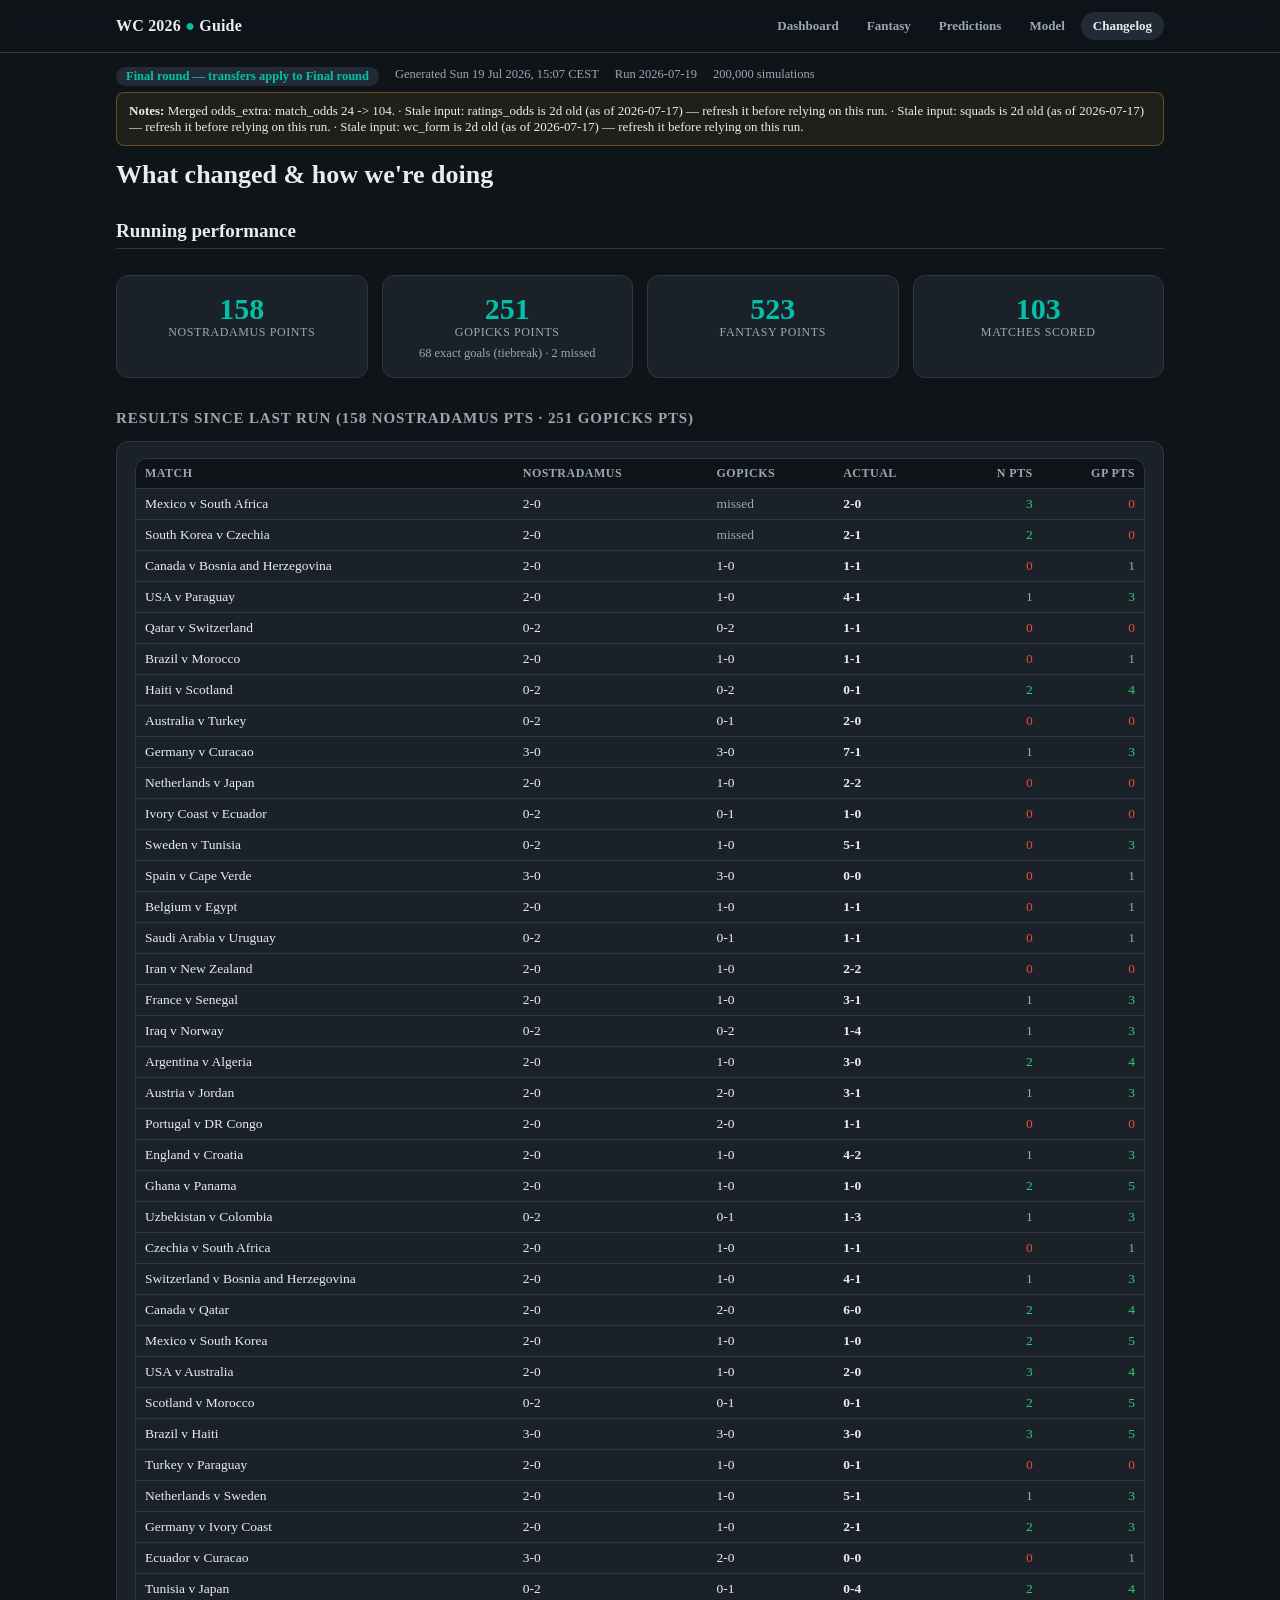
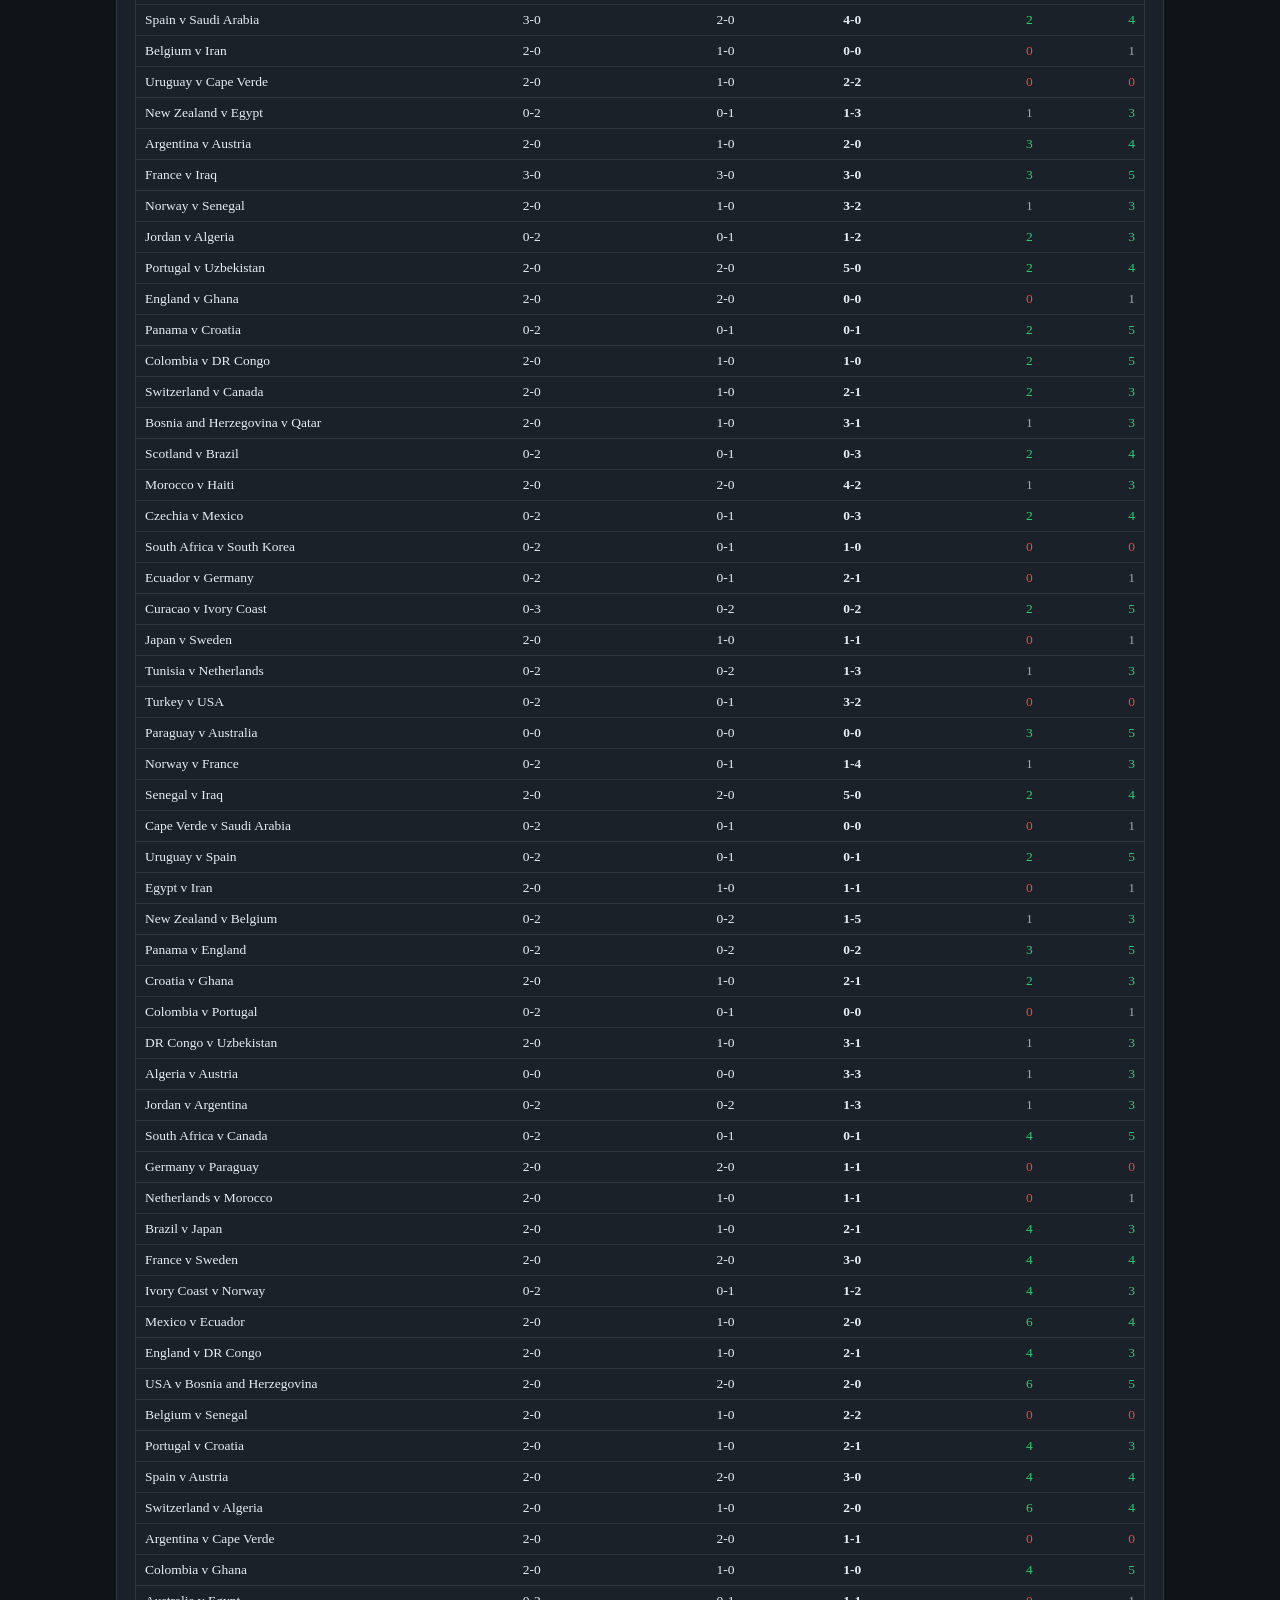
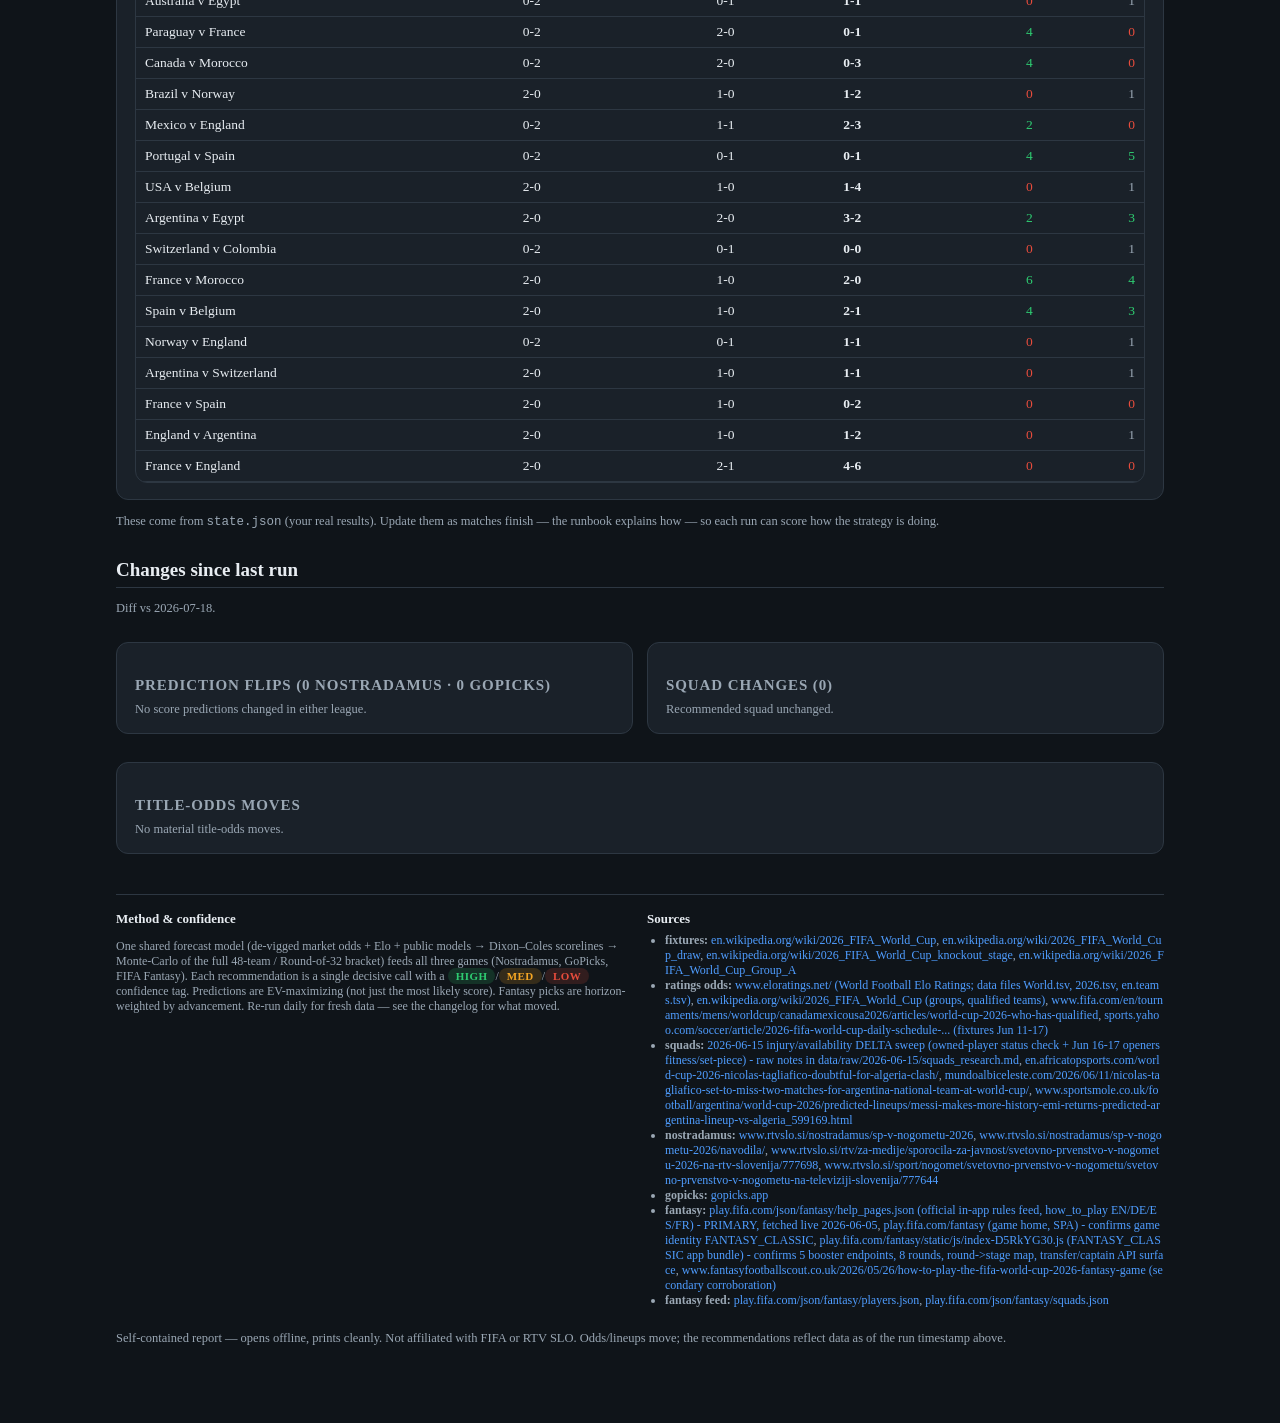
<file: output/changelog.html>
<!doctype html>
<html lang="en">
<head>
<meta charset="utf-8">
<meta name="viewport" content="width=device-width, initial-scale=1">
<title>Changelog — WC 2026 Guide</title>
<style>:root {
  --bg: #0f1419; --panel: #1a2129; --panel2: #222b35; --ink: #e8edf2; --muted: #9aa7b4;
  --line: #2d3742; --accent: #00c2a8; --accent2: #4f9dff; --gold: #ffcf4d;
  --win: #2ecc71; --draw: #95a5a6; --loss: #e74c3c;
  --hi: #2ecc71; --med: #f5a623; --lo: #e74c3c;
  --radius: 12px; --maxw: 1080px;
}
* { box-sizing: border-box; }
html { -webkit-text-size-adjust: 100%; }
body {
  margin: 0; background: var(--bg); color: var(--ink);
  font: 15px/1.55 -apple-system, BlinkMacSystemFont, &#34;Segoe UI&#34;, Roboto, Helvetica, Arial, sans-serif;
}
a { color: var(--accent2); text-decoration: none; }
a:hover { text-decoration: underline; }
.wrap { max-width: var(--maxw); margin: 0 auto; padding: 0 16px 64px; }

header.top {
  position: sticky; top: 0; z-index: 50; background: rgba(15,20,25,.92);
  backdrop-filter: blur(8px); border-bottom: 1px solid var(--line);
}
.top .wrap { padding-top: 12px; padding-bottom: 12px; display: flex; flex-wrap: wrap; align-items: center; gap: 10px 18px; }
.brand { font-weight: 700; font-size: 16px; letter-spacing: .2px; margin-right: auto; }
.brand .dot { color: var(--accent); }
nav.tabs { display: flex; flex-wrap: wrap; gap: 4px; }
nav.tabs a {
  padding: 6px 12px; border-radius: 999px; color: var(--muted); font-weight: 600; font-size: 13px;
}
nav.tabs a.active, nav.tabs a:hover { background: var(--panel2); color: var(--ink); text-decoration: none; }

.meta-bar { color: var(--muted); font-size: 12.5px; margin: 14px 0 6px; display: flex; flex-wrap: wrap; gap: 6px 16px; }
.stage-pill { background: var(--panel2); color: var(--accent); padding: 2px 10px; border-radius: 999px; font-weight: 600; }

h1 { font-size: 26px; margin: 14px 0 4px; }
h2 { font-size: 19px; margin: 30px 0 12px; padding-bottom: 6px; border-bottom: 1px solid var(--line); }
h3 { font-size: 15px; margin: 18px 0 8px; color: var(--muted); text-transform: uppercase; letter-spacing: .06em; }
p.lede { color: var(--muted); margin-top: 0; }

.card { background: var(--panel); border: 1px solid var(--line); border-radius: var(--radius); padding: 16px 18px; margin: 14px 0; }
.grid { display: grid; gap: 14px; }
.grid.cols-2 { grid-template-columns: 1fr 1fr; }
.grid.cols-3 { grid-template-columns: repeat(3, 1fr); }
.grid.cols-4 { grid-template-columns: repeat(4, 1fr); }
@media (max-width: 760px){ .grid.cols-2,.grid.cols-3,.grid.cols-4 { grid-template-columns: 1fr; } .top .wrap{gap:6px;} }

.kpi { text-align: center; }
.kpi .num { font-size: 30px; font-weight: 800; color: var(--accent); line-height: 1.1; }
.kpi .lbl { color: var(--muted); font-size: 12px; text-transform: uppercase; letter-spacing: .05em; }
.big { font-size: 30px; font-weight: 800; color: var(--accent); line-height: 1.1; margin: 4px 0; }
.tag.fresh-stale { background:#3a1d1d; color:#ff9b9b; }
.tag.fresh-low-confidence { background:#3a311d; color:#ffd28a; }
.tag.fresh-baseline { background:#1d2a3a; color:#9bc2ff; }
.tag.fresh-ok { background:#1d3a2a; color:#9bf0bf; }

.countdown { background: linear-gradient(135deg, #142a2e, #1a2129); border-color: #1f4d49; }
.countdown .num { color: var(--gold); }

.conf { font-size: 11px; font-weight: 700; padding: 2px 8px; border-radius: 999px; text-transform: uppercase; letter-spacing:.04em; }
.conf.High { background: rgba(46,204,113,.16); color: var(--hi); }
.conf.Med { background: rgba(245,166,35,.16); color: var(--med); }
.conf.Low { background: rgba(231,76,60,.16); color: var(--lo); }

.tag { display:inline-block; font-size: 10.5px; font-weight:600; padding: 1px 7px; border-radius: 999px; background: var(--panel2); color: var(--muted); margin: 0 3px 3px 0; }
.tag.pen, .tag.penalties { background: rgba(255,207,77,.16); color: var(--gold); }
.tag.differential { background: rgba(79,157,255,.16); color: var(--accent2); }
.tag.nailed { background: rgba(46,204,113,.14); color: var(--hi); }

ul.actions { list-style: none; padding: 0; margin: 0; }
ul.actions li { padding: 12px 14px; border: 1px solid var(--line); border-left: 3px solid var(--accent); border-radius: 8px; margin-bottom: 10px; background: var(--panel); }
ul.actions li .a-do { font-weight: 700; }
ul.actions li .a-sub { color: var(--muted); font-size: 13px; }

table { width: 100%; border-collapse: collapse; font-size: 13.5px; }
th, td { text-align: left; padding: 7px 9px; border-bottom: 1px solid var(--line); white-space: nowrap; }
th { color: var(--muted); font-weight: 600; font-size: 12px; text-transform: uppercase; letter-spacing: .04em; cursor: pointer; user-select: none; position: sticky; top: 56px; background: var(--bg); }
th.sortable::after { content: &#34; ⇅&#34;; opacity: .35; font-size: 10px; }
tbody tr:hover { background: var(--panel2); }
td.num, th.num { text-align: right; font-variant-numeric: tabular-nums; }
.table-scroll { overflow-x: auto; -webkit-overflow-scrolling: touch; border-radius: var(--radius); border: 1px solid var(--line); }
.table-scroll table th { top: 0; }

.scoreline { font-weight: 800; font-size: 16px; font-variant-numeric: tabular-nums; }
.muted { color: var(--muted); }
.small { font-size: 12.5px; }
.right { text-align: right; }
.center { text-align: center; }
.pos { font-weight: 700; font-size: 11px; padding: 1px 6px; border-radius: 4px; }
.pos.GK { background:#6b4ea3; } .pos.DEF { background:#2f6fb0; } .pos.MID { background:#1f8f6f; } .pos.FWD { background:#b0532f; }

/* probability tri-bar */
.tribar { display:flex; height: 10px; border-radius: 5px; overflow:hidden; min-width: 120px; background:var(--panel2); }
.tribar i { display:block; height:100%; }
.tribar .h { background: var(--win); } .tribar .d { background: var(--draw); } .tribar .a { background: var(--loss); }
.trilabel { font-size: 11px; color: var(--muted); margin-top: 2px; display:flex; justify-content: space-between; }

/* match cards */
.match { display: grid; grid-template-columns: 1fr auto 1fr; align-items: center; gap: 8px; }
.match .team { font-weight: 600; }
.match .team.away { text-align: right; }
.match .sc { background: var(--panel2); border-radius: 8px; padding: 6px 12px; text-align:center; }
.mrow { border-bottom: 1px solid var(--line); padding: 12px 0; }
.mrow:last-child { border-bottom: none; }
.mhead { display:flex; justify-content: space-between; align-items:center; gap: 10px; color: var(--muted); font-size: 12px; margin-bottom: 6px; }

/* pitch */
.pitch { background: linear-gradient(180deg,#15803d22,#14532d10); border: 1px solid #2e7d4f55; border-radius: var(--radius);
  padding: 18px 8px; display: grid; gap: 14px; background-color: #0e2a18; }
.pitch .line { display:flex; justify-content: space-around; gap: 6px; flex-wrap: wrap; }
.chip { background: var(--panel); border: 1px solid var(--line); border-radius: 10px; padding: 6px 8px; min-width: 84px; max-width: 130px; text-align:center; position: relative; }
.chip .nm { font-weight: 700; font-size: 12.5px; white-space: nowrap; overflow: hidden; text-overflow: ellipsis; }
.chip .sub { font-size: 10.5px; color: var(--muted); }
.chip .pts { font-size: 11px; color: var(--accent); font-weight: 700; }
.chip.cap { border-color: var(--gold); box-shadow: 0 0 0 1px var(--gold) inset; }
.chip .badge { position:absolute; top:-8px; right:-8px; background: var(--gold); color:#1a1a1a; font-weight:800; font-size:10px; border-radius:999px; width:18px; height:18px; line-height:18px; }
.chip .badge.v { background: var(--accent2); color:#fff; }
.bench { display:flex; gap:8px; flex-wrap: wrap; }
.bench .chip { min-width: 96px; }

.note { background: rgba(79,157,255,.08); border: 1px solid rgba(79,157,255,.3); border-radius: 8px; padding: 10px 12px; font-size: 13px; }
.warn { background: rgba(245,166,35,.08); border: 1px solid rgba(245,166,35,.35); border-radius: 8px; padding: 10px 12px; font-size: 13px; }

footer.foot { border-top: 1px solid var(--line); margin-top: 40px; padding-top: 16px; color: var(--muted); font-size: 12px; }
footer.foot h4 { color: var(--ink); margin: 0 0 6px; font-size: 13px; }
footer.foot ul { margin: 0 0 10px; padding-left: 18px; }
footer.foot a { word-break: break-all; }

.flip { color: var(--gold); }
.up { color: var(--win); } .down { color: var(--loss); }

@media print {
  :root { --bg:#fff; --panel:#fff; --panel2:#f1f3f5; --ink:#111; --muted:#555; --line:#ccc; }
  body { background:#fff; color:#111; }
  header.top { position: static; }
  nav.tabs, .countdown { display: none; }
  .card, .table-scroll { break-inside: avoid; }
  a { color:#111; }
  .pitch { background:#eef6f0; }
}
</style>
</head>
<body>
<header class="top">
  <div class="wrap">
    <span class="brand">WC&nbsp;2026 <span class="dot">●</span> Guide</span>
    <nav class="tabs">
      
      <a href="index.html" class="">Dashboard</a>
      
      <a href="fantasy.html" class="">Fantasy</a>
      
      <a href="predictions.html" class="">Predictions</a>
      
      <a href="model.html" class="">Model</a>
      
      <a href="changelog.html" class="active">Changelog</a>
      
    </nav>
  </div>
</header>
<div class="wrap">
  <div class="meta-bar">
    <span class="stage-pill">Final round — transfers apply to Final round</span>
    <span>Generated Sun 19 Jul 2026, 15:07 CEST</span>
    <span>Run 2026-07-19</span>
    <span>200,000 simulations</span>
  </div>

  
  <div class="warn"><strong>Notes:</strong>
    Merged odds_extra: match_odds 24 -&gt; 104. · Stale input: ratings_odds is 2d old (as of 2026-07-17) — refresh it before relying on this run. · Stale input: squads is 2d old (as of 2026-07-17) — refresh it before relying on this run. · Stale input: wc_form is 2d old (as of 2026-07-17) — refresh it before relying on this run.
  </div>
  

  
<h1>What changed &amp; how we're doing</h1>

<h2>Running performance</h2>
<div class="grid cols-4">
  <div class="card kpi"><div class="num">158</div><div class="lbl">Nostradamus points</div></div>
  <div class="card kpi"><div class="num">251</div><div class="lbl">GoPicks points</div>
    <div class="small muted" style="margin-top:6px">68 exact goals (tiebreak) · 2 missed</div></div>
  <div class="card kpi"><div class="num">523</div><div class="lbl">Fantasy points</div></div>
  <div class="card kpi"><div class="num">103</div><div class="lbl">matches scored</div></div>
</div>


<h3>Results since last run (158 Nostradamus pts · 251 GoPicks pts)</h3>
<div class="card"><div class="table-scroll"><table>
  <thead><tr><th>Match</th><th>Nostradamus</th><th>GoPicks</th><th>Actual</th><th class="num">N pts</th><th class="num">GP pts</th></tr></thead>
  <tbody>
  
    <tr><td>Mexico v South Africa</td><td>2-0</td>
    <td><span class="muted">missed</span></td>
    <td><b>2-0</b></td>
    <td class="num up">3</td>
    <td class="num down">0</td></tr>
  
    <tr><td>South Korea v Czechia</td><td>2-0</td>
    <td><span class="muted">missed</span></td>
    <td><b>2-1</b></td>
    <td class="num up">2</td>
    <td class="num down">0</td></tr>
  
    <tr><td>Canada v Bosnia and Herzegovina</td><td>2-0</td>
    <td>1-0</td>
    <td><b>1-1</b></td>
    <td class="num down">0</td>
    <td class="num muted">1</td></tr>
  
    <tr><td>USA v Paraguay</td><td>2-0</td>
    <td>1-0</td>
    <td><b>4-1</b></td>
    <td class="num muted">1</td>
    <td class="num up">3</td></tr>
  
    <tr><td>Qatar v Switzerland</td><td>0-2</td>
    <td>0-2</td>
    <td><b>1-1</b></td>
    <td class="num down">0</td>
    <td class="num down">0</td></tr>
  
    <tr><td>Brazil v Morocco</td><td>2-0</td>
    <td>1-0</td>
    <td><b>1-1</b></td>
    <td class="num down">0</td>
    <td class="num muted">1</td></tr>
  
    <tr><td>Haiti v Scotland</td><td>0-2</td>
    <td>0-2</td>
    <td><b>0-1</b></td>
    <td class="num up">2</td>
    <td class="num up">4</td></tr>
  
    <tr><td>Australia v Turkey</td><td>0-2</td>
    <td>0-1</td>
    <td><b>2-0</b></td>
    <td class="num down">0</td>
    <td class="num down">0</td></tr>
  
    <tr><td>Germany v Curacao</td><td>3-0</td>
    <td>3-0</td>
    <td><b>7-1</b></td>
    <td class="num muted">1</td>
    <td class="num up">3</td></tr>
  
    <tr><td>Netherlands v Japan</td><td>2-0</td>
    <td>1-0</td>
    <td><b>2-2</b></td>
    <td class="num down">0</td>
    <td class="num down">0</td></tr>
  
    <tr><td>Ivory Coast v Ecuador</td><td>0-2</td>
    <td>0-1</td>
    <td><b>1-0</b></td>
    <td class="num down">0</td>
    <td class="num down">0</td></tr>
  
    <tr><td>Sweden v Tunisia</td><td>0-2</td>
    <td>1-0</td>
    <td><b>5-1</b></td>
    <td class="num down">0</td>
    <td class="num up">3</td></tr>
  
    <tr><td>Spain v Cape Verde</td><td>3-0</td>
    <td>3-0</td>
    <td><b>0-0</b></td>
    <td class="num down">0</td>
    <td class="num muted">1</td></tr>
  
    <tr><td>Belgium v Egypt</td><td>2-0</td>
    <td>1-0</td>
    <td><b>1-1</b></td>
    <td class="num down">0</td>
    <td class="num muted">1</td></tr>
  
    <tr><td>Saudi Arabia v Uruguay</td><td>0-2</td>
    <td>0-1</td>
    <td><b>1-1</b></td>
    <td class="num down">0</td>
    <td class="num muted">1</td></tr>
  
    <tr><td>Iran v New Zealand</td><td>2-0</td>
    <td>1-0</td>
    <td><b>2-2</b></td>
    <td class="num down">0</td>
    <td class="num down">0</td></tr>
  
    <tr><td>France v Senegal</td><td>2-0</td>
    <td>1-0</td>
    <td><b>3-1</b></td>
    <td class="num muted">1</td>
    <td class="num up">3</td></tr>
  
    <tr><td>Iraq v Norway</td><td>0-2</td>
    <td>0-2</td>
    <td><b>1-4</b></td>
    <td class="num muted">1</td>
    <td class="num up">3</td></tr>
  
    <tr><td>Argentina v Algeria</td><td>2-0</td>
    <td>1-0</td>
    <td><b>3-0</b></td>
    <td class="num up">2</td>
    <td class="num up">4</td></tr>
  
    <tr><td>Austria v Jordan</td><td>2-0</td>
    <td>2-0</td>
    <td><b>3-1</b></td>
    <td class="num muted">1</td>
    <td class="num up">3</td></tr>
  
    <tr><td>Portugal v DR Congo</td><td>2-0</td>
    <td>2-0</td>
    <td><b>1-1</b></td>
    <td class="num down">0</td>
    <td class="num down">0</td></tr>
  
    <tr><td>England v Croatia</td><td>2-0</td>
    <td>1-0</td>
    <td><b>4-2</b></td>
    <td class="num muted">1</td>
    <td class="num up">3</td></tr>
  
    <tr><td>Ghana v Panama</td><td>2-0</td>
    <td>1-0</td>
    <td><b>1-0</b></td>
    <td class="num up">2</td>
    <td class="num up">5</td></tr>
  
    <tr><td>Uzbekistan v Colombia</td><td>0-2</td>
    <td>0-1</td>
    <td><b>1-3</b></td>
    <td class="num muted">1</td>
    <td class="num up">3</td></tr>
  
    <tr><td>Czechia v South Africa</td><td>2-0</td>
    <td>1-0</td>
    <td><b>1-1</b></td>
    <td class="num down">0</td>
    <td class="num muted">1</td></tr>
  
    <tr><td>Switzerland v Bosnia and Herzegovina</td><td>2-0</td>
    <td>1-0</td>
    <td><b>4-1</b></td>
    <td class="num muted">1</td>
    <td class="num up">3</td></tr>
  
    <tr><td>Canada v Qatar</td><td>2-0</td>
    <td>2-0</td>
    <td><b>6-0</b></td>
    <td class="num up">2</td>
    <td class="num up">4</td></tr>
  
    <tr><td>Mexico v South Korea</td><td>2-0</td>
    <td>1-0</td>
    <td><b>1-0</b></td>
    <td class="num up">2</td>
    <td class="num up">5</td></tr>
  
    <tr><td>USA v Australia</td><td>2-0</td>
    <td>1-0</td>
    <td><b>2-0</b></td>
    <td class="num up">3</td>
    <td class="num up">4</td></tr>
  
    <tr><td>Scotland v Morocco</td><td>0-2</td>
    <td>0-1</td>
    <td><b>0-1</b></td>
    <td class="num up">2</td>
    <td class="num up">5</td></tr>
  
    <tr><td>Brazil v Haiti</td><td>3-0</td>
    <td>3-0</td>
    <td><b>3-0</b></td>
    <td class="num up">3</td>
    <td class="num up">5</td></tr>
  
    <tr><td>Turkey v Paraguay</td><td>2-0</td>
    <td>1-0</td>
    <td><b>0-1</b></td>
    <td class="num down">0</td>
    <td class="num down">0</td></tr>
  
    <tr><td>Netherlands v Sweden</td><td>2-0</td>
    <td>1-0</td>
    <td><b>5-1</b></td>
    <td class="num muted">1</td>
    <td class="num up">3</td></tr>
  
    <tr><td>Germany v Ivory Coast</td><td>2-0</td>
    <td>1-0</td>
    <td><b>2-1</b></td>
    <td class="num up">2</td>
    <td class="num up">3</td></tr>
  
    <tr><td>Ecuador v Curacao</td><td>3-0</td>
    <td>2-0</td>
    <td><b>0-0</b></td>
    <td class="num down">0</td>
    <td class="num muted">1</td></tr>
  
    <tr><td>Tunisia v Japan</td><td>0-2</td>
    <td>0-1</td>
    <td><b>0-4</b></td>
    <td class="num up">2</td>
    <td class="num up">4</td></tr>
  
    <tr><td>Spain v Saudi Arabia</td><td>3-0</td>
    <td>2-0</td>
    <td><b>4-0</b></td>
    <td class="num up">2</td>
    <td class="num up">4</td></tr>
  
    <tr><td>Belgium v Iran</td><td>2-0</td>
    <td>1-0</td>
    <td><b>0-0</b></td>
    <td class="num down">0</td>
    <td class="num muted">1</td></tr>
  
    <tr><td>Uruguay v Cape Verde</td><td>2-0</td>
    <td>1-0</td>
    <td><b>2-2</b></td>
    <td class="num down">0</td>
    <td class="num down">0</td></tr>
  
    <tr><td>New Zealand v Egypt</td><td>0-2</td>
    <td>0-1</td>
    <td><b>1-3</b></td>
    <td class="num muted">1</td>
    <td class="num up">3</td></tr>
  
    <tr><td>Argentina v Austria</td><td>2-0</td>
    <td>1-0</td>
    <td><b>2-0</b></td>
    <td class="num up">3</td>
    <td class="num up">4</td></tr>
  
    <tr><td>France v Iraq</td><td>3-0</td>
    <td>3-0</td>
    <td><b>3-0</b></td>
    <td class="num up">3</td>
    <td class="num up">5</td></tr>
  
    <tr><td>Norway v Senegal</td><td>2-0</td>
    <td>1-0</td>
    <td><b>3-2</b></td>
    <td class="num muted">1</td>
    <td class="num up">3</td></tr>
  
    <tr><td>Jordan v Algeria</td><td>0-2</td>
    <td>0-1</td>
    <td><b>1-2</b></td>
    <td class="num up">2</td>
    <td class="num up">3</td></tr>
  
    <tr><td>Portugal v Uzbekistan</td><td>2-0</td>
    <td>2-0</td>
    <td><b>5-0</b></td>
    <td class="num up">2</td>
    <td class="num up">4</td></tr>
  
    <tr><td>England v Ghana</td><td>2-0</td>
    <td>2-0</td>
    <td><b>0-0</b></td>
    <td class="num down">0</td>
    <td class="num muted">1</td></tr>
  
    <tr><td>Panama v Croatia</td><td>0-2</td>
    <td>0-1</td>
    <td><b>0-1</b></td>
    <td class="num up">2</td>
    <td class="num up">5</td></tr>
  
    <tr><td>Colombia v DR Congo</td><td>2-0</td>
    <td>1-0</td>
    <td><b>1-0</b></td>
    <td class="num up">2</td>
    <td class="num up">5</td></tr>
  
    <tr><td>Switzerland v Canada</td><td>2-0</td>
    <td>1-0</td>
    <td><b>2-1</b></td>
    <td class="num up">2</td>
    <td class="num up">3</td></tr>
  
    <tr><td>Bosnia and Herzegovina v Qatar</td><td>2-0</td>
    <td>1-0</td>
    <td><b>3-1</b></td>
    <td class="num muted">1</td>
    <td class="num up">3</td></tr>
  
    <tr><td>Scotland v Brazil</td><td>0-2</td>
    <td>0-1</td>
    <td><b>0-3</b></td>
    <td class="num up">2</td>
    <td class="num up">4</td></tr>
  
    <tr><td>Morocco v Haiti</td><td>2-0</td>
    <td>2-0</td>
    <td><b>4-2</b></td>
    <td class="num muted">1</td>
    <td class="num up">3</td></tr>
  
    <tr><td>Czechia v Mexico</td><td>0-2</td>
    <td>0-1</td>
    <td><b>0-3</b></td>
    <td class="num up">2</td>
    <td class="num up">4</td></tr>
  
    <tr><td>South Africa v South Korea</td><td>0-2</td>
    <td>0-1</td>
    <td><b>1-0</b></td>
    <td class="num down">0</td>
    <td class="num down">0</td></tr>
  
    <tr><td>Ecuador v Germany</td><td>0-2</td>
    <td>0-1</td>
    <td><b>2-1</b></td>
    <td class="num down">0</td>
    <td class="num muted">1</td></tr>
  
    <tr><td>Curacao v Ivory Coast</td><td>0-3</td>
    <td>0-2</td>
    <td><b>0-2</b></td>
    <td class="num up">2</td>
    <td class="num up">5</td></tr>
  
    <tr><td>Japan v Sweden</td><td>2-0</td>
    <td>1-0</td>
    <td><b>1-1</b></td>
    <td class="num down">0</td>
    <td class="num muted">1</td></tr>
  
    <tr><td>Tunisia v Netherlands</td><td>0-2</td>
    <td>0-2</td>
    <td><b>1-3</b></td>
    <td class="num muted">1</td>
    <td class="num up">3</td></tr>
  
    <tr><td>Turkey v USA</td><td>0-2</td>
    <td>0-1</td>
    <td><b>3-2</b></td>
    <td class="num down">0</td>
    <td class="num down">0</td></tr>
  
    <tr><td>Paraguay v Australia</td><td>0-0</td>
    <td>0-0</td>
    <td><b>0-0</b></td>
    <td class="num up">3</td>
    <td class="num up">5</td></tr>
  
    <tr><td>Norway v France</td><td>0-2</td>
    <td>0-1</td>
    <td><b>1-4</b></td>
    <td class="num muted">1</td>
    <td class="num up">3</td></tr>
  
    <tr><td>Senegal v Iraq</td><td>2-0</td>
    <td>2-0</td>
    <td><b>5-0</b></td>
    <td class="num up">2</td>
    <td class="num up">4</td></tr>
  
    <tr><td>Cape Verde v Saudi Arabia</td><td>0-2</td>
    <td>0-1</td>
    <td><b>0-0</b></td>
    <td class="num down">0</td>
    <td class="num muted">1</td></tr>
  
    <tr><td>Uruguay v Spain</td><td>0-2</td>
    <td>0-1</td>
    <td><b>0-1</b></td>
    <td class="num up">2</td>
    <td class="num up">5</td></tr>
  
    <tr><td>Egypt v Iran</td><td>2-0</td>
    <td>1-0</td>
    <td><b>1-1</b></td>
    <td class="num down">0</td>
    <td class="num muted">1</td></tr>
  
    <tr><td>New Zealand v Belgium</td><td>0-2</td>
    <td>0-2</td>
    <td><b>1-5</b></td>
    <td class="num muted">1</td>
    <td class="num up">3</td></tr>
  
    <tr><td>Panama v England</td><td>0-2</td>
    <td>0-2</td>
    <td><b>0-2</b></td>
    <td class="num up">3</td>
    <td class="num up">5</td></tr>
  
    <tr><td>Croatia v Ghana</td><td>2-0</td>
    <td>1-0</td>
    <td><b>2-1</b></td>
    <td class="num up">2</td>
    <td class="num up">3</td></tr>
  
    <tr><td>Colombia v Portugal</td><td>0-2</td>
    <td>0-1</td>
    <td><b>0-0</b></td>
    <td class="num down">0</td>
    <td class="num muted">1</td></tr>
  
    <tr><td>DR Congo v Uzbekistan</td><td>2-0</td>
    <td>1-0</td>
    <td><b>3-1</b></td>
    <td class="num muted">1</td>
    <td class="num up">3</td></tr>
  
    <tr><td>Algeria v Austria</td><td>0-0</td>
    <td>0-0</td>
    <td><b>3-3</b></td>
    <td class="num muted">1</td>
    <td class="num up">3</td></tr>
  
    <tr><td>Jordan v Argentina</td><td>0-2</td>
    <td>0-2</td>
    <td><b>1-3</b></td>
    <td class="num muted">1</td>
    <td class="num up">3</td></tr>
  
    <tr><td>South Africa v Canada</td><td>0-2</td>
    <td>0-1</td>
    <td><b>0-1</b></td>
    <td class="num up">4</td>
    <td class="num up">5</td></tr>
  
    <tr><td>Germany v Paraguay</td><td>2-0</td>
    <td>2-0</td>
    <td><b>1-1</b></td>
    <td class="num down">0</td>
    <td class="num down">0</td></tr>
  
    <tr><td>Netherlands v Morocco</td><td>2-0</td>
    <td>1-0</td>
    <td><b>1-1</b></td>
    <td class="num down">0</td>
    <td class="num muted">1</td></tr>
  
    <tr><td>Brazil v Japan</td><td>2-0</td>
    <td>1-0</td>
    <td><b>2-1</b></td>
    <td class="num up">4</td>
    <td class="num up">3</td></tr>
  
    <tr><td>France v Sweden</td><td>2-0</td>
    <td>2-0</td>
    <td><b>3-0</b></td>
    <td class="num up">4</td>
    <td class="num up">4</td></tr>
  
    <tr><td>Ivory Coast v Norway</td><td>0-2</td>
    <td>0-1</td>
    <td><b>1-2</b></td>
    <td class="num up">4</td>
    <td class="num up">3</td></tr>
  
    <tr><td>Mexico v Ecuador</td><td>2-0</td>
    <td>1-0</td>
    <td><b>2-0</b></td>
    <td class="num up">6</td>
    <td class="num up">4</td></tr>
  
    <tr><td>England v DR Congo</td><td>2-0</td>
    <td>1-0</td>
    <td><b>2-1</b></td>
    <td class="num up">4</td>
    <td class="num up">3</td></tr>
  
    <tr><td>USA v Bosnia and Herzegovina</td><td>2-0</td>
    <td>2-0</td>
    <td><b>2-0</b></td>
    <td class="num up">6</td>
    <td class="num up">5</td></tr>
  
    <tr><td>Belgium v Senegal</td><td>2-0</td>
    <td>1-0</td>
    <td><b>2-2</b></td>
    <td class="num down">0</td>
    <td class="num down">0</td></tr>
  
    <tr><td>Portugal v Croatia</td><td>2-0</td>
    <td>1-0</td>
    <td><b>2-1</b></td>
    <td class="num up">4</td>
    <td class="num up">3</td></tr>
  
    <tr><td>Spain v Austria</td><td>2-0</td>
    <td>2-0</td>
    <td><b>3-0</b></td>
    <td class="num up">4</td>
    <td class="num up">4</td></tr>
  
    <tr><td>Switzerland v Algeria</td><td>2-0</td>
    <td>1-0</td>
    <td><b>2-0</b></td>
    <td class="num up">6</td>
    <td class="num up">4</td></tr>
  
    <tr><td>Argentina v Cape Verde</td><td>2-0</td>
    <td>2-0</td>
    <td><b>1-1</b></td>
    <td class="num down">0</td>
    <td class="num down">0</td></tr>
  
    <tr><td>Colombia v Ghana</td><td>2-0</td>
    <td>1-0</td>
    <td><b>1-0</b></td>
    <td class="num up">4</td>
    <td class="num up">5</td></tr>
  
    <tr><td>Australia v Egypt</td><td>0-2</td>
    <td>0-1</td>
    <td><b>1-1</b></td>
    <td class="num down">0</td>
    <td class="num muted">1</td></tr>
  
    <tr><td>Paraguay v France</td><td>0-2</td>
    <td>2-0</td>
    <td><b>0-1</b></td>
    <td class="num up">4</td>
    <td class="num down">0</td></tr>
  
    <tr><td>Canada v Morocco</td><td>0-2</td>
    <td>2-0</td>
    <td><b>0-3</b></td>
    <td class="num up">4</td>
    <td class="num down">0</td></tr>
  
    <tr><td>Brazil v Norway</td><td>2-0</td>
    <td>1-0</td>
    <td><b>1-2</b></td>
    <td class="num down">0</td>
    <td class="num muted">1</td></tr>
  
    <tr><td>Mexico v England</td><td>0-2</td>
    <td>1-1</td>
    <td><b>2-3</b></td>
    <td class="num up">2</td>
    <td class="num down">0</td></tr>
  
    <tr><td>Portugal v Spain</td><td>0-2</td>
    <td>0-1</td>
    <td><b>0-1</b></td>
    <td class="num up">4</td>
    <td class="num up">5</td></tr>
  
    <tr><td>USA v Belgium</td><td>2-0</td>
    <td>1-0</td>
    <td><b>1-4</b></td>
    <td class="num down">0</td>
    <td class="num muted">1</td></tr>
  
    <tr><td>Argentina v Egypt</td><td>2-0</td>
    <td>2-0</td>
    <td><b>3-2</b></td>
    <td class="num up">2</td>
    <td class="num up">3</td></tr>
  
    <tr><td>Switzerland v Colombia</td><td>0-2</td>
    <td>0-1</td>
    <td><b>0-0</b></td>
    <td class="num down">0</td>
    <td class="num muted">1</td></tr>
  
    <tr><td>France v Morocco</td><td>2-0</td>
    <td>1-0</td>
    <td><b>2-0</b></td>
    <td class="num up">6</td>
    <td class="num up">4</td></tr>
  
    <tr><td>Spain v Belgium</td><td>2-0</td>
    <td>1-0</td>
    <td><b>2-1</b></td>
    <td class="num up">4</td>
    <td class="num up">3</td></tr>
  
    <tr><td>Norway v England</td><td>0-2</td>
    <td>0-1</td>
    <td><b>1-1</b></td>
    <td class="num down">0</td>
    <td class="num muted">1</td></tr>
  
    <tr><td>Argentina v Switzerland</td><td>2-0</td>
    <td>1-0</td>
    <td><b>1-1</b></td>
    <td class="num down">0</td>
    <td class="num muted">1</td></tr>
  
    <tr><td>France v Spain</td><td>2-0</td>
    <td>1-0</td>
    <td><b>0-2</b></td>
    <td class="num down">0</td>
    <td class="num down">0</td></tr>
  
    <tr><td>England v Argentina</td><td>2-0</td>
    <td>1-0</td>
    <td><b>1-2</b></td>
    <td class="num down">0</td>
    <td class="num muted">1</td></tr>
  
    <tr><td>France v England</td><td>2-0</td>
    <td>2-1</td>
    <td><b>4-6</b></td>
    <td class="num down">0</td>
    <td class="num down">0</td></tr>
  
  </tbody>
</table></div></div>

<p class="small muted">These come from <code>state.json</code> (your real results). Update them as matches finish — the
runbook explains how — so each run can score how the strategy is doing. </p>

<h2>Changes since last run</h2>

<p class="small muted">Diff vs 2026-07-18.</p>

<div class="grid cols-2">
  <div class="card">
    <h3>Prediction flips (0 Nostradamus · 0 GoPicks)</h3>
    <div class="muted small">No score predictions changed in either league.</div>
  </div>
  <div class="card">
    <h3>Squad changes (0)</h3>
    <div class="muted small">Recommended squad unchanged.</div>
  </div>
</div>

<div class="card">
  <h3>Title-odds moves</h3>
  <div class="muted small">No material title-odds moves.</div>
</div>



  <footer class="foot">
    <div class="grid cols-2">
      <div>
        <h4>Method &amp; confidence</h4>
        <p>One shared forecast model (de-vigged market odds + Elo + public models → Dixon–Coles scorelines →
        Monte-Carlo of the full 48-team / Round-of-32 bracket) feeds all three games (Nostradamus, GoPicks,
        FIFA Fantasy). Each recommendation is a single
        decisive call with a <span class="conf High">High</span>/<span class="conf Med">Med</span>/<span class="conf Low">Low</span>
        confidence tag. Predictions are EV-maximizing (not just the most likely score). Fantasy picks are
        horizon-weighted by advancement. Re-run daily for fresh data — see the changelog for what moved.</p>
      </div>
      <div>
        <h4>Sources</h4>
        <ul>
          
            <li><strong>fixtures:</strong>
              <a href="https://en.wikipedia.org/wiki/2026_FIFA_World_Cup">en.wikipedia.org/wiki/2026_FIFA_World_Cup</a>, <a href="https://en.wikipedia.org/wiki/2026_FIFA_World_Cup_draw">en.wikipedia.org/wiki/2026_FIFA_World_Cup_draw</a>, <a href="https://en.wikipedia.org/wiki/2026_FIFA_World_Cup_knockout_stage">en.wikipedia.org/wiki/2026_FIFA_World_Cup_knockout_stage</a>, <a href="https://en.wikipedia.org/wiki/2026_FIFA_World_Cup_Group_A">en.wikipedia.org/wiki/2026_FIFA_World_Cup_Group_A</a>
            </li>
          
            <li><strong>ratings odds:</strong>
              <a href="https://www.eloratings.net/ (World Football Elo Ratings; data files World.tsv, 2026.tsv, en.teams.tsv)">www.eloratings.net/ (World Football Elo Ratings; data files World.tsv, 2026.tsv, en.teams.tsv)</a>, <a href="https://en.wikipedia.org/wiki/2026_FIFA_World_Cup (groups, qualified teams)">en.wikipedia.org/wiki/2026_FIFA_World_Cup (groups, qualified teams)</a>, <a href="https://www.fifa.com/en/tournaments/mens/worldcup/canadamexicousa2026/articles/world-cup-2026-who-has-qualified">www.fifa.com/en/tournaments/mens/worldcup/canadamexicousa2026/articles/world-cup-2026-who-has-qualified</a>, <a href="https://sports.yahoo.com/soccer/article/2026-fifa-world-cup-daily-schedule-... (fixtures Jun 11-17)">sports.yahoo.com/soccer/article/2026-fifa-world-cup-daily-schedule-... (fixtures Jun 11-17)</a>
            </li>
          
            <li><strong>squads:</strong>
              <a href="2026-06-15 injury/availability DELTA sweep (owned-player status check + Jun 16-17 openers fitness/set-piece) - raw notes in data/raw/2026-06-15/squads_research.md">2026-06-15 injury/availability DELTA sweep (owned-player status check + Jun 16-17 openers fitness/set-piece) - raw notes in data/raw/2026-06-15/squads_research.md</a>, <a href="https://en.africatopsports.com/world-cup-2026-nicolas-tagliafico-doubtful-for-algeria-clash/">en.africatopsports.com/world-cup-2026-nicolas-tagliafico-doubtful-for-algeria-clash/</a>, <a href="https://mundoalbiceleste.com/2026/06/11/nicolas-tagliafico-set-to-miss-two-matches-for-argentina-national-team-at-world-cup/">mundoalbiceleste.com/2026/06/11/nicolas-tagliafico-set-to-miss-two-matches-for-argentina-national-team-at-world-cup/</a>, <a href="https://www.sportsmole.co.uk/football/argentina/world-cup-2026/predicted-lineups/messi-makes-more-history-emi-returns-predicted-argentina-lineup-vs-algeria_599169.html">www.sportsmole.co.uk/football/argentina/world-cup-2026/predicted-lineups/messi-makes-more-history-emi-returns-predicted-argentina-lineup-vs-algeria_599169.html</a>
            </li>
          
            <li><strong>nostradamus:</strong>
              <a href="https://www.rtvslo.si/nostradamus/sp-v-nogometu-2026">www.rtvslo.si/nostradamus/sp-v-nogometu-2026</a>, <a href="https://www.rtvslo.si/nostradamus/sp-v-nogometu-2026/navodila/">www.rtvslo.si/nostradamus/sp-v-nogometu-2026/navodila/</a>, <a href="https://www.rtvslo.si/rtv/za-medije/sporocila-za-javnost/svetovno-prvenstvo-v-nogometu-2026-na-rtv-slovenija/777698">www.rtvslo.si/rtv/za-medije/sporocila-za-javnost/svetovno-prvenstvo-v-nogometu-2026-na-rtv-slovenija/777698</a>, <a href="https://www.rtvslo.si/sport/nogomet/svetovno-prvenstvo-v-nogometu/svetovno-prvenstvo-v-nogometu-na-televiziji-slovenija/777644">www.rtvslo.si/sport/nogomet/svetovno-prvenstvo-v-nogometu/svetovno-prvenstvo-v-nogometu-na-televiziji-slovenija/777644</a>
            </li>
          
            <li><strong>gopicks:</strong>
              <a href="https://gopicks.app">gopicks.app</a>
            </li>
          
            <li><strong>fantasy:</strong>
              <a href="https://play.fifa.com/json/fantasy/help_pages.json (official in-app rules feed, how_to_play EN/DE/ES/FR) - PRIMARY, fetched live 2026-06-05">play.fifa.com/json/fantasy/help_pages.json (official in-app rules feed, how_to_play EN/DE/ES/FR) - PRIMARY, fetched live 2026-06-05</a>, <a href="https://play.fifa.com/fantasy (game home, SPA) - confirms game identity FANTASY_CLASSIC">play.fifa.com/fantasy (game home, SPA) - confirms game identity FANTASY_CLASSIC</a>, <a href="https://play.fifa.com/fantasy/static/js/index-D5RkYG30.js (FANTASY_CLASSIC app bundle) - confirms 5 booster endpoints, 8 rounds, round-&gt;stage map, transfer/captain API surface">play.fifa.com/fantasy/static/js/index-D5RkYG30.js (FANTASY_CLASSIC app bundle) - confirms 5 booster endpoints, 8 rounds, round-&gt;stage map, transfer/captain API surface</a>, <a href="https://www.fantasyfootballscout.co.uk/2026/05/26/how-to-play-the-fifa-world-cup-2026-fantasy-game (secondary corroboration)">www.fantasyfootballscout.co.uk/2026/05/26/how-to-play-the-fifa-world-cup-2026-fantasy-game (secondary corroboration)</a>
            </li>
          
            <li><strong>fantasy feed:</strong>
              <a href="https://play.fifa.com/json/fantasy/players.json">play.fifa.com/json/fantasy/players.json</a>, <a href="https://play.fifa.com/json/fantasy/squads.json">play.fifa.com/json/fantasy/squads.json</a>
            </li>
          
        </ul>
      </div>
    </div>
    <p class="small">Self-contained report — opens offline, prints cleanly. Not affiliated with FIFA or RTV SLO.
    Odds/lineups move; the recommendations reflect data as of the run timestamp above.</p>
  </footer>
</div>
<script>
document.addEventListener(&#39;click&#39;, function(e){
  var th = e.target.closest(&#39;th.sortable&#39;); if(!th) return;
  var table = th.closest(&#39;table&#39;); var idx = Array.prototype.indexOf.call(th.parentNode.children, th);
  var dir = th.getAttribute(&#39;data-dir&#39;) === &#39;asc&#39; ? &#39;desc&#39; : &#39;asc&#39;;
  Array.prototype.forEach.call(th.parentNode.children, function(x){x.removeAttribute(&#39;data-dir&#39;);});
  th.setAttribute(&#39;data-dir&#39;, dir);
  var rows = Array.prototype.slice.call(table.tBodies[0].rows);
  var num = function(v){ var n = parseFloat(String(v).replace(/[^0-9.\-]/g,&#39;&#39;)); return isNaN(n)?null:n; };
  rows.sort(function(a,b){
    var x=a.cells[idx].getAttribute(&#39;data-sort&#39;)||a.cells[idx].innerText;
    var y=b.cells[idx].getAttribute(&#39;data-sort&#39;)||b.cells[idx].innerText;
    var nx=num(x), ny=num(y), r;
    if(nx!==null&amp;&amp;ny!==null){ r=nx-ny; } else { r=String(x).localeCompare(String(y)); }
    return dir===&#39;asc&#39;? r : -r;
  });
  rows.forEach(function(r){ table.tBodies[0].appendChild(r); });
});
</script>
</body>
</html>
</file>
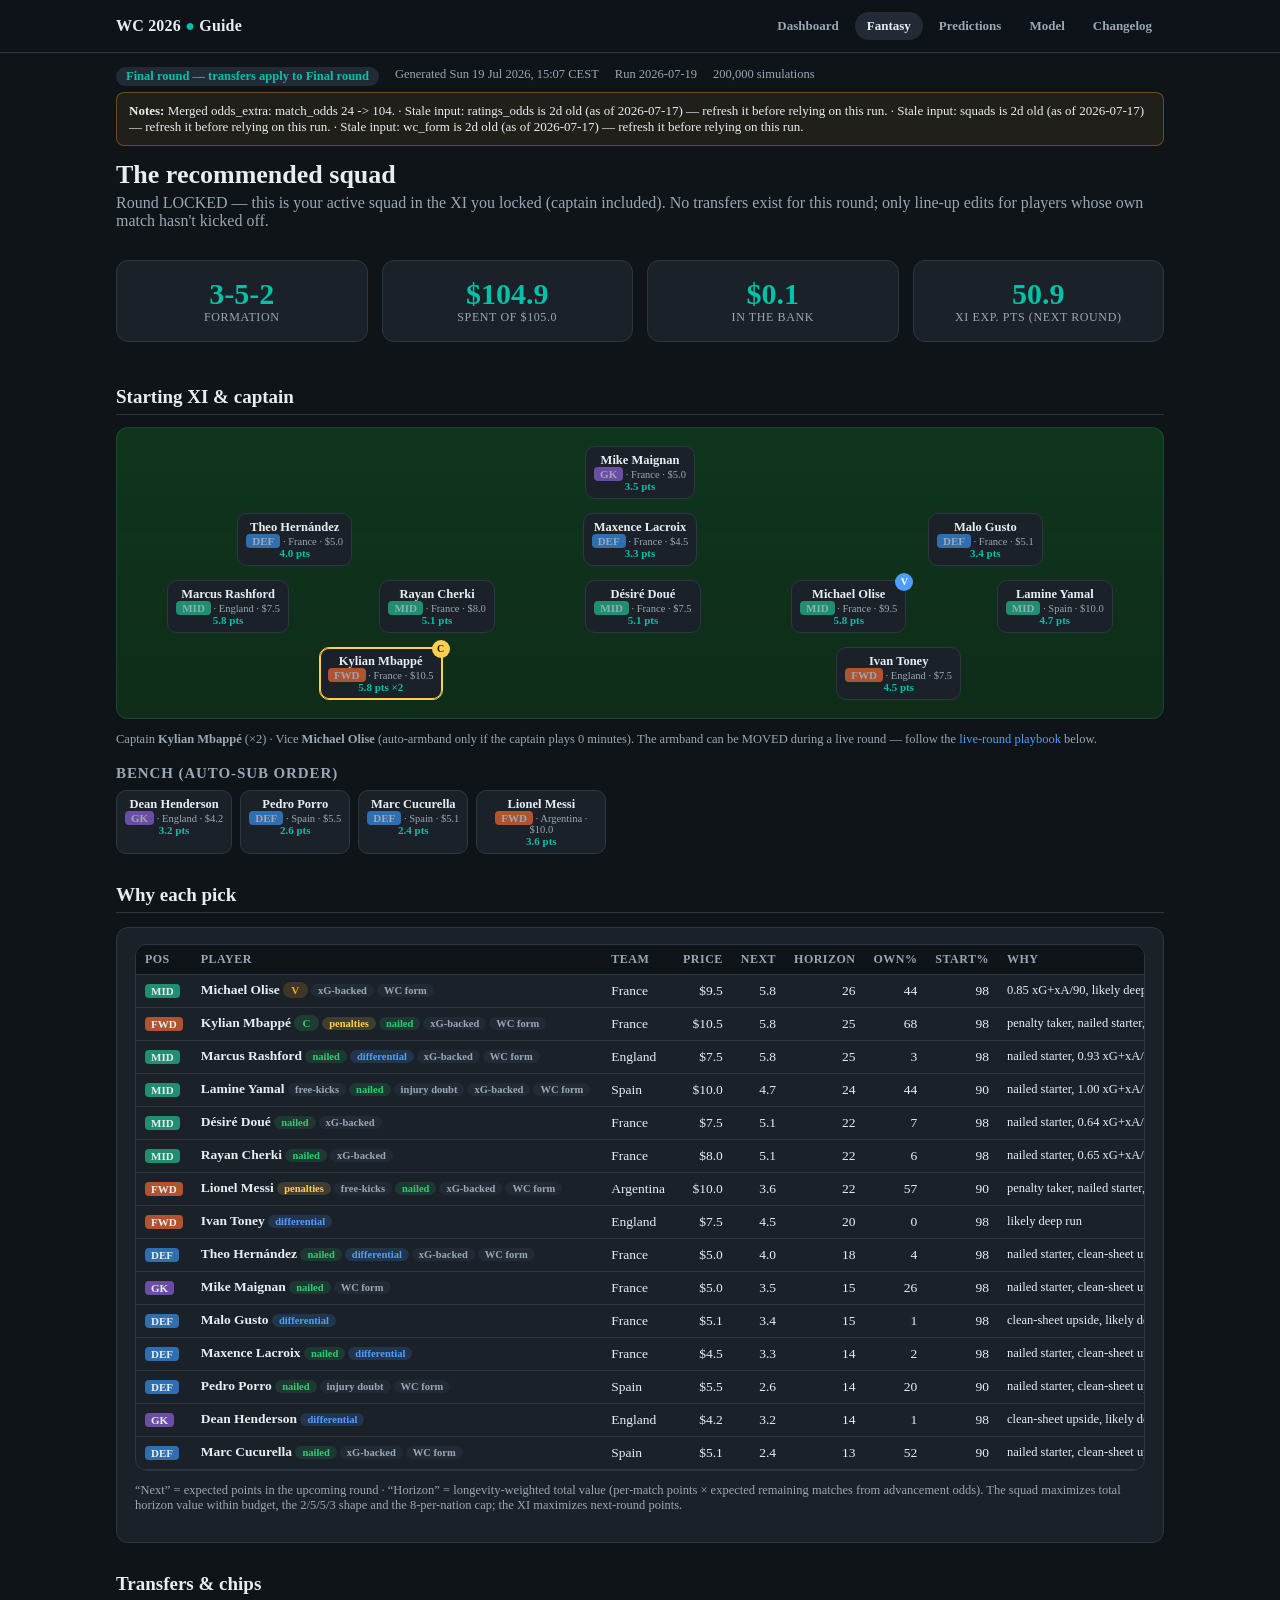
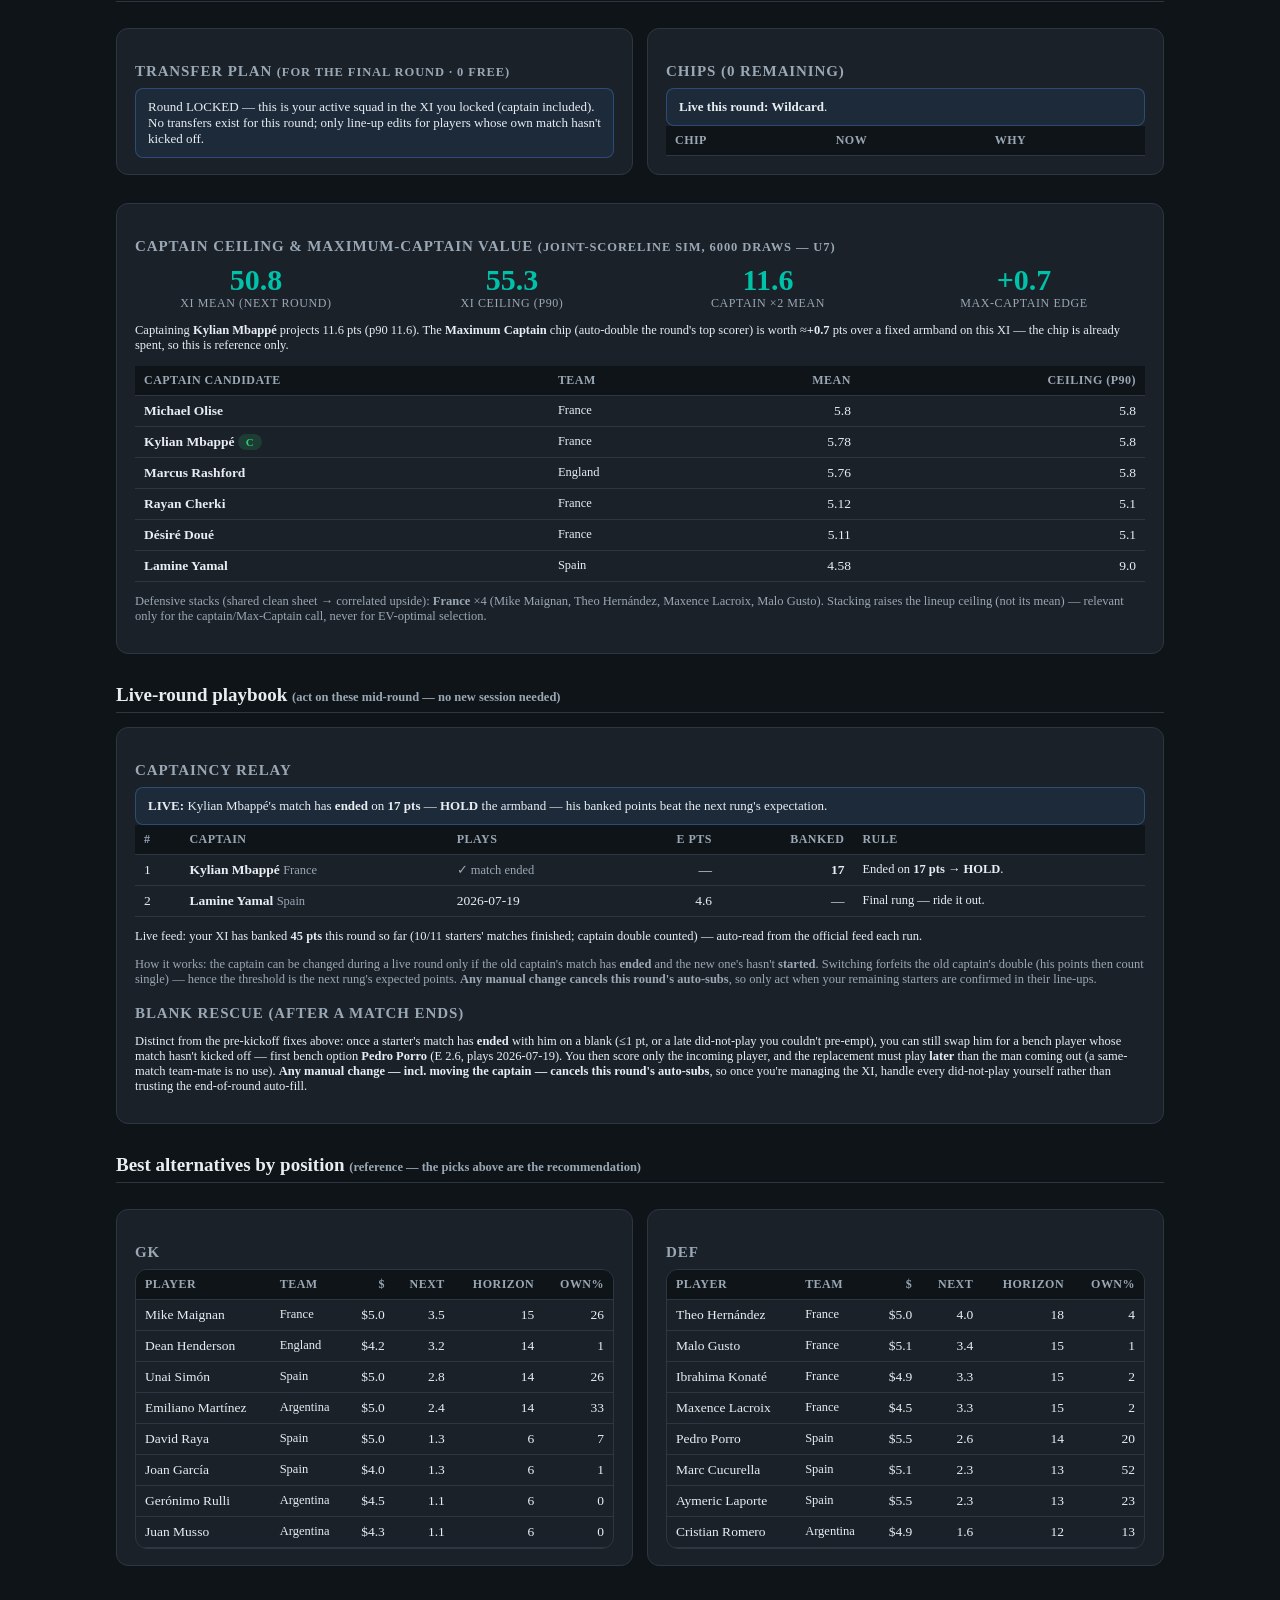
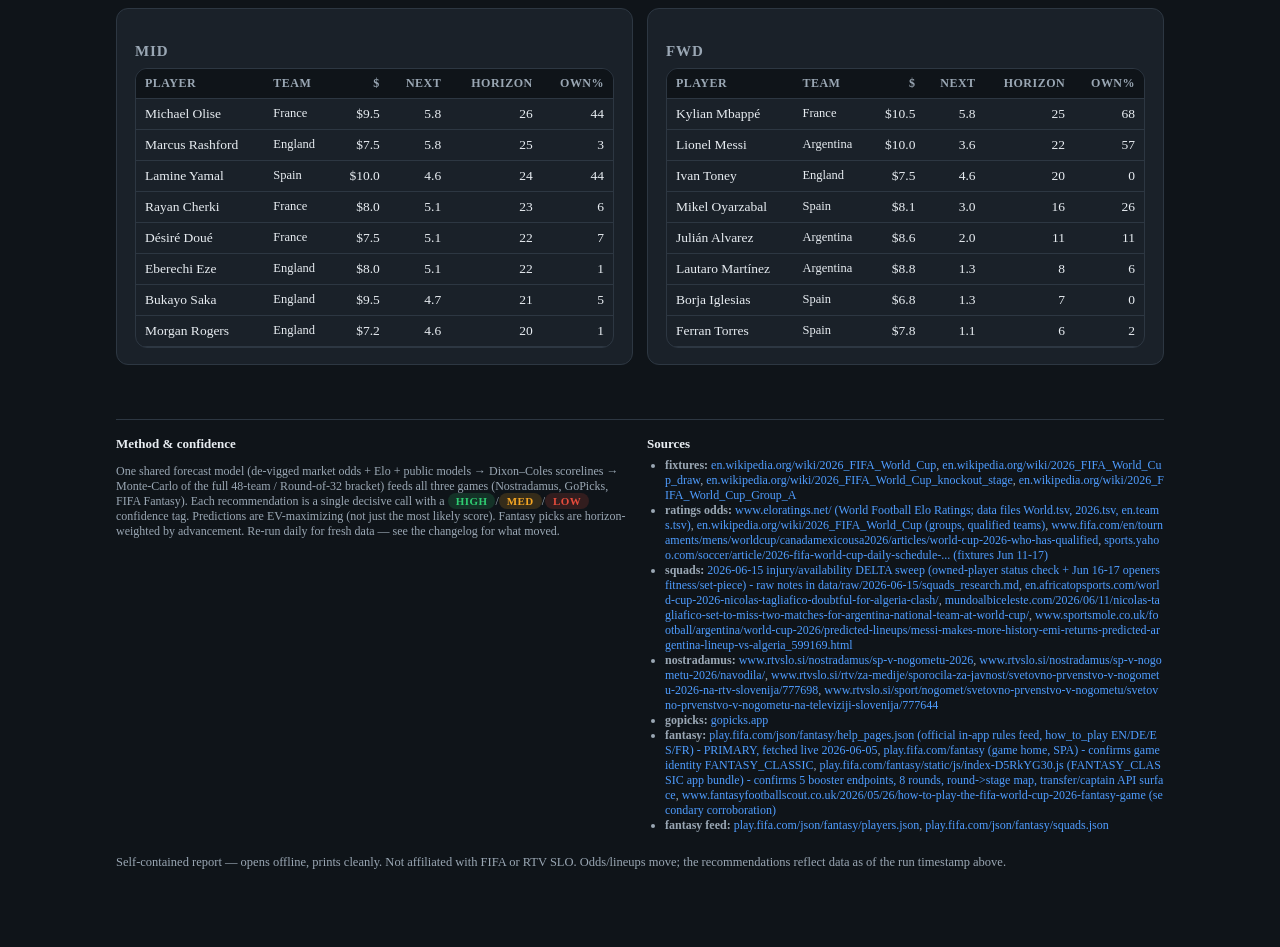
<file: output/fantasy.html>
<!doctype html>
<html lang="en">
<head>
<meta charset="utf-8">
<meta name="viewport" content="width=device-width, initial-scale=1">
<title>Fantasy — WC 2026 Guide</title>
<style>:root {
  --bg: #0f1419; --panel: #1a2129; --panel2: #222b35; --ink: #e8edf2; --muted: #9aa7b4;
  --line: #2d3742; --accent: #00c2a8; --accent2: #4f9dff; --gold: #ffcf4d;
  --win: #2ecc71; --draw: #95a5a6; --loss: #e74c3c;
  --hi: #2ecc71; --med: #f5a623; --lo: #e74c3c;
  --radius: 12px; --maxw: 1080px;
}
* { box-sizing: border-box; }
html { -webkit-text-size-adjust: 100%; }
body {
  margin: 0; background: var(--bg); color: var(--ink);
  font: 15px/1.55 -apple-system, BlinkMacSystemFont, &#34;Segoe UI&#34;, Roboto, Helvetica, Arial, sans-serif;
}
a { color: var(--accent2); text-decoration: none; }
a:hover { text-decoration: underline; }
.wrap { max-width: var(--maxw); margin: 0 auto; padding: 0 16px 64px; }

header.top {
  position: sticky; top: 0; z-index: 50; background: rgba(15,20,25,.92);
  backdrop-filter: blur(8px); border-bottom: 1px solid var(--line);
}
.top .wrap { padding-top: 12px; padding-bottom: 12px; display: flex; flex-wrap: wrap; align-items: center; gap: 10px 18px; }
.brand { font-weight: 700; font-size: 16px; letter-spacing: .2px; margin-right: auto; }
.brand .dot { color: var(--accent); }
nav.tabs { display: flex; flex-wrap: wrap; gap: 4px; }
nav.tabs a {
  padding: 6px 12px; border-radius: 999px; color: var(--muted); font-weight: 600; font-size: 13px;
}
nav.tabs a.active, nav.tabs a:hover { background: var(--panel2); color: var(--ink); text-decoration: none; }

.meta-bar { color: var(--muted); font-size: 12.5px; margin: 14px 0 6px; display: flex; flex-wrap: wrap; gap: 6px 16px; }
.stage-pill { background: var(--panel2); color: var(--accent); padding: 2px 10px; border-radius: 999px; font-weight: 600; }

h1 { font-size: 26px; margin: 14px 0 4px; }
h2 { font-size: 19px; margin: 30px 0 12px; padding-bottom: 6px; border-bottom: 1px solid var(--line); }
h3 { font-size: 15px; margin: 18px 0 8px; color: var(--muted); text-transform: uppercase; letter-spacing: .06em; }
p.lede { color: var(--muted); margin-top: 0; }

.card { background: var(--panel); border: 1px solid var(--line); border-radius: var(--radius); padding: 16px 18px; margin: 14px 0; }
.grid { display: grid; gap: 14px; }
.grid.cols-2 { grid-template-columns: 1fr 1fr; }
.grid.cols-3 { grid-template-columns: repeat(3, 1fr); }
.grid.cols-4 { grid-template-columns: repeat(4, 1fr); }
@media (max-width: 760px){ .grid.cols-2,.grid.cols-3,.grid.cols-4 { grid-template-columns: 1fr; } .top .wrap{gap:6px;} }

.kpi { text-align: center; }
.kpi .num { font-size: 30px; font-weight: 800; color: var(--accent); line-height: 1.1; }
.kpi .lbl { color: var(--muted); font-size: 12px; text-transform: uppercase; letter-spacing: .05em; }
.big { font-size: 30px; font-weight: 800; color: var(--accent); line-height: 1.1; margin: 4px 0; }
.tag.fresh-stale { background:#3a1d1d; color:#ff9b9b; }
.tag.fresh-low-confidence { background:#3a311d; color:#ffd28a; }
.tag.fresh-baseline { background:#1d2a3a; color:#9bc2ff; }
.tag.fresh-ok { background:#1d3a2a; color:#9bf0bf; }

.countdown { background: linear-gradient(135deg, #142a2e, #1a2129); border-color: #1f4d49; }
.countdown .num { color: var(--gold); }

.conf { font-size: 11px; font-weight: 700; padding: 2px 8px; border-radius: 999px; text-transform: uppercase; letter-spacing:.04em; }
.conf.High { background: rgba(46,204,113,.16); color: var(--hi); }
.conf.Med { background: rgba(245,166,35,.16); color: var(--med); }
.conf.Low { background: rgba(231,76,60,.16); color: var(--lo); }

.tag { display:inline-block; font-size: 10.5px; font-weight:600; padding: 1px 7px; border-radius: 999px; background: var(--panel2); color: var(--muted); margin: 0 3px 3px 0; }
.tag.pen, .tag.penalties { background: rgba(255,207,77,.16); color: var(--gold); }
.tag.differential { background: rgba(79,157,255,.16); color: var(--accent2); }
.tag.nailed { background: rgba(46,204,113,.14); color: var(--hi); }

ul.actions { list-style: none; padding: 0; margin: 0; }
ul.actions li { padding: 12px 14px; border: 1px solid var(--line); border-left: 3px solid var(--accent); border-radius: 8px; margin-bottom: 10px; background: var(--panel); }
ul.actions li .a-do { font-weight: 700; }
ul.actions li .a-sub { color: var(--muted); font-size: 13px; }

table { width: 100%; border-collapse: collapse; font-size: 13.5px; }
th, td { text-align: left; padding: 7px 9px; border-bottom: 1px solid var(--line); white-space: nowrap; }
th { color: var(--muted); font-weight: 600; font-size: 12px; text-transform: uppercase; letter-spacing: .04em; cursor: pointer; user-select: none; position: sticky; top: 56px; background: var(--bg); }
th.sortable::after { content: &#34; ⇅&#34;; opacity: .35; font-size: 10px; }
tbody tr:hover { background: var(--panel2); }
td.num, th.num { text-align: right; font-variant-numeric: tabular-nums; }
.table-scroll { overflow-x: auto; -webkit-overflow-scrolling: touch; border-radius: var(--radius); border: 1px solid var(--line); }
.table-scroll table th { top: 0; }

.scoreline { font-weight: 800; font-size: 16px; font-variant-numeric: tabular-nums; }
.muted { color: var(--muted); }
.small { font-size: 12.5px; }
.right { text-align: right; }
.center { text-align: center; }
.pos { font-weight: 700; font-size: 11px; padding: 1px 6px; border-radius: 4px; }
.pos.GK { background:#6b4ea3; } .pos.DEF { background:#2f6fb0; } .pos.MID { background:#1f8f6f; } .pos.FWD { background:#b0532f; }

/* probability tri-bar */
.tribar { display:flex; height: 10px; border-radius: 5px; overflow:hidden; min-width: 120px; background:var(--panel2); }
.tribar i { display:block; height:100%; }
.tribar .h { background: var(--win); } .tribar .d { background: var(--draw); } .tribar .a { background: var(--loss); }
.trilabel { font-size: 11px; color: var(--muted); margin-top: 2px; display:flex; justify-content: space-between; }

/* match cards */
.match { display: grid; grid-template-columns: 1fr auto 1fr; align-items: center; gap: 8px; }
.match .team { font-weight: 600; }
.match .team.away { text-align: right; }
.match .sc { background: var(--panel2); border-radius: 8px; padding: 6px 12px; text-align:center; }
.mrow { border-bottom: 1px solid var(--line); padding: 12px 0; }
.mrow:last-child { border-bottom: none; }
.mhead { display:flex; justify-content: space-between; align-items:center; gap: 10px; color: var(--muted); font-size: 12px; margin-bottom: 6px; }

/* pitch */
.pitch { background: linear-gradient(180deg,#15803d22,#14532d10); border: 1px solid #2e7d4f55; border-radius: var(--radius);
  padding: 18px 8px; display: grid; gap: 14px; background-color: #0e2a18; }
.pitch .line { display:flex; justify-content: space-around; gap: 6px; flex-wrap: wrap; }
.chip { background: var(--panel); border: 1px solid var(--line); border-radius: 10px; padding: 6px 8px; min-width: 84px; max-width: 130px; text-align:center; position: relative; }
.chip .nm { font-weight: 700; font-size: 12.5px; white-space: nowrap; overflow: hidden; text-overflow: ellipsis; }
.chip .sub { font-size: 10.5px; color: var(--muted); }
.chip .pts { font-size: 11px; color: var(--accent); font-weight: 700; }
.chip.cap { border-color: var(--gold); box-shadow: 0 0 0 1px var(--gold) inset; }
.chip .badge { position:absolute; top:-8px; right:-8px; background: var(--gold); color:#1a1a1a; font-weight:800; font-size:10px; border-radius:999px; width:18px; height:18px; line-height:18px; }
.chip .badge.v { background: var(--accent2); color:#fff; }
.bench { display:flex; gap:8px; flex-wrap: wrap; }
.bench .chip { min-width: 96px; }

.note { background: rgba(79,157,255,.08); border: 1px solid rgba(79,157,255,.3); border-radius: 8px; padding: 10px 12px; font-size: 13px; }
.warn { background: rgba(245,166,35,.08); border: 1px solid rgba(245,166,35,.35); border-radius: 8px; padding: 10px 12px; font-size: 13px; }

footer.foot { border-top: 1px solid var(--line); margin-top: 40px; padding-top: 16px; color: var(--muted); font-size: 12px; }
footer.foot h4 { color: var(--ink); margin: 0 0 6px; font-size: 13px; }
footer.foot ul { margin: 0 0 10px; padding-left: 18px; }
footer.foot a { word-break: break-all; }

.flip { color: var(--gold); }
.up { color: var(--win); } .down { color: var(--loss); }

@media print {
  :root { --bg:#fff; --panel:#fff; --panel2:#f1f3f5; --ink:#111; --muted:#555; --line:#ccc; }
  body { background:#fff; color:#111; }
  header.top { position: static; }
  nav.tabs, .countdown { display: none; }
  .card, .table-scroll { break-inside: avoid; }
  a { color:#111; }
  .pitch { background:#eef6f0; }
}
</style>
</head>
<body>
<header class="top">
  <div class="wrap">
    <span class="brand">WC&nbsp;2026 <span class="dot">●</span> Guide</span>
    <nav class="tabs">
      
      <a href="index.html" class="">Dashboard</a>
      
      <a href="fantasy.html" class="active">Fantasy</a>
      
      <a href="predictions.html" class="">Predictions</a>
      
      <a href="model.html" class="">Model</a>
      
      <a href="changelog.html" class="">Changelog</a>
      
    </nav>
  </div>
</header>
<div class="wrap">
  <div class="meta-bar">
    <span class="stage-pill">Final round — transfers apply to Final round</span>
    <span>Generated Sun 19 Jul 2026, 15:07 CEST</span>
    <span>Run 2026-07-19</span>
    <span>200,000 simulations</span>
  </div>

  
  <div class="warn"><strong>Notes:</strong>
    Merged odds_extra: match_odds 24 -&gt; 104. · Stale input: ratings_odds is 2d old (as of 2026-07-17) — refresh it before relying on this run. · Stale input: squads is 2d old (as of 2026-07-17) — refresh it before relying on this run. · Stale input: wc_form is 2d old (as of 2026-07-17) — refresh it before relying on this run.
  </div>
  

  







<h1>The recommended squad</h1>
<p class="lede">Round LOCKED — this is your active squad in the XI you locked (captain included). No transfers exist for this round; only line-up edits for players whose own match hasn&#39;t kicked off.
</p>

<div class="grid cols-4">
  <div class="card kpi"><div class="num">3-5-2</div><div class="lbl">formation</div></div>
  <div class="card kpi"><div class="num">$104.9</div><div class="lbl">spent of $105.0</div></div>
  <div class="card kpi"><div class="num">$0.1</div><div class="lbl">in the bank</div></div>
  <div class="card kpi"><div class="num">50.9</div><div class="lbl">XI exp. pts (next round)</div></div>
</div>

<h2>Starting XI &amp; captain</h2>
<div class="pitch">
  <div class="line"><div class="chip ">
  
  <div class="nm">Mike Maignan</div>
  <div class="sub"><span class="pos GK">GK</span> · France · $5.0</div>
  <div class="pts">3.5 pts</div>
</div></div>
  <div class="line"><div class="chip ">
  
  <div class="nm">Theo Hernández</div>
  <div class="sub"><span class="pos DEF">DEF</span> · France · $5.0</div>
  <div class="pts">4.0 pts</div>
</div><div class="chip ">
  
  <div class="nm">Maxence Lacroix</div>
  <div class="sub"><span class="pos DEF">DEF</span> · France · $4.5</div>
  <div class="pts">3.3 pts</div>
</div><div class="chip ">
  
  <div class="nm">Malo Gusto</div>
  <div class="sub"><span class="pos DEF">DEF</span> · France · $5.1</div>
  <div class="pts">3.4 pts</div>
</div></div>
  <div class="line"><div class="chip ">
  
  <div class="nm">Marcus Rashford</div>
  <div class="sub"><span class="pos MID">MID</span> · England · $7.5</div>
  <div class="pts">5.8 pts</div>
</div><div class="chip ">
  
  <div class="nm">Rayan Cherki</div>
  <div class="sub"><span class="pos MID">MID</span> · France · $8.0</div>
  <div class="pts">5.1 pts</div>
</div><div class="chip ">
  
  <div class="nm">Désiré Doué</div>
  <div class="sub"><span class="pos MID">MID</span> · France · $7.5</div>
  <div class="pts">5.1 pts</div>
</div><div class="chip ">
  <span class="badge v">V</span>
  <div class="nm">Michael Olise</div>
  <div class="sub"><span class="pos MID">MID</span> · France · $9.5</div>
  <div class="pts">5.8 pts</div>
</div><div class="chip ">
  
  <div class="nm">Lamine Yamal</div>
  <div class="sub"><span class="pos MID">MID</span> · Spain · $10.0</div>
  <div class="pts">4.7 pts</div>
</div></div>
  <div class="line"><div class="chip cap">
  <span class="badge">C</span>
  <div class="nm">Kylian Mbappé</div>
  <div class="sub"><span class="pos FWD">FWD</span> · France · $10.5</div>
  <div class="pts">5.8 pts ×2</div>
</div><div class="chip ">
  
  <div class="nm">Ivan Toney</div>
  <div class="sub"><span class="pos FWD">FWD</span> · England · $7.5</div>
  <div class="pts">4.5 pts</div>
</div></div>
</div>
<p class="small muted">Captain <b>Kylian Mbappé</b> (×2) · Vice <b>Michael Olise</b> (auto-armband only if the captain plays 0 minutes). The armband can be MOVED during a live round — follow the <a href="#playbook">live-round playbook</a> below.</p>

<h3>Bench (auto-sub order)</h3>
<div class="bench"><div class="chip ">
  
  <div class="nm">Dean Henderson</div>
  <div class="sub"><span class="pos GK">GK</span> · England · $4.2</div>
  <div class="pts">3.2 pts</div>
</div><div class="chip ">
  
  <div class="nm">Pedro Porro</div>
  <div class="sub"><span class="pos DEF">DEF</span> · Spain · $5.5</div>
  <div class="pts">2.6 pts</div>
</div><div class="chip ">
  
  <div class="nm">Marc Cucurella</div>
  <div class="sub"><span class="pos DEF">DEF</span> · Spain · $5.1</div>
  <div class="pts">2.4 pts</div>
</div><div class="chip ">
  
  <div class="nm">Lionel Messi</div>
  <div class="sub"><span class="pos FWD">FWD</span> · Argentina · $10.0</div>
  <div class="pts">3.6 pts</div>
</div></div>

<h2>Why each pick</h2>
<div class="card"><div class="table-scroll"><table>
  <thead><tr>
    <th>Pos</th><th>Player</th><th>Team</th><th class="num sortable">Price</th>
    <th class="num sortable">Next</th><th class="num sortable">Horizon</th><th class="num sortable">Own%</th><th class="num sortable">Start%</th><th>Why</th>
  </tr></thead>
  <tbody>
  
    <tr>
      <td><span class="pos MID">MID</span></td>
      <td><b>Michael Olise</b> <span class="conf Med">V</span> <span class="tag xG-backed">xG-backed</span><span class="tag WC-form">WC form</span></td>
      <td>France</td>
      <td class="num" data-sort="9.5">$9.5</td>
      <td class="num" data-sort="5.8">5.8</td>
      <td class="num" data-sort="25.5">26</td>
      <td class="num" data-sort="43.5">44</td>
      <td class="num" data-sort="0.98">98</td>
      <td class="small">0.85 xG+xA/90, likely deep run</td>
    </tr>
  
    <tr>
      <td><span class="pos FWD">FWD</span></td>
      <td><b>Kylian Mbappé</b> <span class="conf High">C</span> <span class="tag penalties">penalties</span><span class="tag nailed">nailed</span><span class="tag xG-backed">xG-backed</span><span class="tag WC-form">WC form</span></td>
      <td>France</td>
      <td class="num" data-sort="10.5">$10.5</td>
      <td class="num" data-sort="5.78">5.8</td>
      <td class="num" data-sort="25.4">25</td>
      <td class="num" data-sort="67.6">68</td>
      <td class="num" data-sort="0.98">98</td>
      <td class="small">penalty taker, nailed starter, 0.92 xG+xA/90, likely deep run</td>
    </tr>
  
    <tr>
      <td><span class="pos MID">MID</span></td>
      <td><b>Marcus Rashford</b> <span class="tag nailed">nailed</span><span class="tag differential">differential</span><span class="tag xG-backed">xG-backed</span><span class="tag WC-form">WC form</span></td>
      <td>England</td>
      <td class="num" data-sort="7.5">$7.5</td>
      <td class="num" data-sort="5.76">5.8</td>
      <td class="num" data-sort="25.3">25</td>
      <td class="num" data-sort="2.6">3</td>
      <td class="num" data-sort="0.98">98</td>
      <td class="small">nailed starter, 0.93 xG+xA/90, likely deep run</td>
    </tr>
  
    <tr>
      <td><span class="pos MID">MID</span></td>
      <td><b>Lamine Yamal</b> <span class="tag free-kicks">free-kicks</span><span class="tag nailed">nailed</span><span class="tag injury-doubt">injury doubt</span><span class="tag xG-backed">xG-backed</span><span class="tag WC-form">WC form</span></td>
      <td>Spain</td>
      <td class="num" data-sort="10.0">$10.0</td>
      <td class="num" data-sort="4.65">4.7</td>
      <td class="num" data-sort="23.9">24</td>
      <td class="num" data-sort="43.6">44</td>
      <td class="num" data-sort="0.9">90</td>
      <td class="small">nailed starter, 1.00 xG+xA/90, likely deep run</td>
    </tr>
  
    <tr>
      <td><span class="pos MID">MID</span></td>
      <td><b>Désiré Doué</b> <span class="tag nailed">nailed</span><span class="tag xG-backed">xG-backed</span></td>
      <td>France</td>
      <td class="num" data-sort="7.5">$7.5</td>
      <td class="num" data-sort="5.11">5.1</td>
      <td class="num" data-sort="22.5">22</td>
      <td class="num" data-sort="6.9">7</td>
      <td class="num" data-sort="0.98">98</td>
      <td class="small">nailed starter, 0.64 xG+xA/90, likely deep run</td>
    </tr>
  
    <tr>
      <td><span class="pos MID">MID</span></td>
      <td><b>Rayan Cherki</b> <span class="tag nailed">nailed</span><span class="tag xG-backed">xG-backed</span></td>
      <td>France</td>
      <td class="num" data-sort="8.0">$8.0</td>
      <td class="num" data-sort="5.12">5.1</td>
      <td class="num" data-sort="22.5">22</td>
      <td class="num" data-sort="5.7">6</td>
      <td class="num" data-sort="0.98">98</td>
      <td class="small">nailed starter, 0.65 xG+xA/90, likely deep run</td>
    </tr>
  
    <tr>
      <td><span class="pos FWD">FWD</span></td>
      <td><b>Lionel Messi</b> <span class="tag penalties">penalties</span><span class="tag free-kicks">free-kicks</span><span class="tag nailed">nailed</span><span class="tag xG-backed">xG-backed</span><span class="tag WC-form">WC form</span></td>
      <td>Argentina</td>
      <td class="num" data-sort="10.0">$10.0</td>
      <td class="num" data-sort="3.64">3.6</td>
      <td class="num" data-sort="22.0">22</td>
      <td class="num" data-sort="57.4">57</td>
      <td class="num" data-sort="0.9">90</td>
      <td class="small">penalty taker, nailed starter, 1.53 xG+xA/90, likely deep run</td>
    </tr>
  
    <tr>
      <td><span class="pos FWD">FWD</span></td>
      <td><b>Ivan Toney</b> <span class="tag differential">differential</span></td>
      <td>England</td>
      <td class="num" data-sort="7.5">$7.5</td>
      <td class="num" data-sort="4.55">4.5</td>
      <td class="num" data-sort="20.0">20</td>
      <td class="num" data-sort="0.5">0</td>
      <td class="num" data-sort="0.98">98</td>
      <td class="small">likely deep run</td>
    </tr>
  
    <tr>
      <td><span class="pos DEF">DEF</span></td>
      <td><b>Theo Hernández</b> <span class="tag nailed">nailed</span><span class="tag differential">differential</span><span class="tag xG-backed">xG-backed</span><span class="tag WC-form">WC form</span></td>
      <td>France</td>
      <td class="num" data-sort="5.0">$5.0</td>
      <td class="num" data-sort="3.99">4.0</td>
      <td class="num" data-sort="17.5">18</td>
      <td class="num" data-sort="3.7">4</td>
      <td class="num" data-sort="0.98">98</td>
      <td class="small">nailed starter, clean-sheet upside, likely deep run</td>
    </tr>
  
    <tr>
      <td><span class="pos GK">GK</span></td>
      <td><b>Mike Maignan</b> <span class="tag nailed">nailed</span><span class="tag WC-form">WC form</span></td>
      <td>France</td>
      <td class="num" data-sort="5.0">$5.0</td>
      <td class="num" data-sort="3.47">3.5</td>
      <td class="num" data-sort="15.3">15</td>
      <td class="num" data-sort="26.5">26</td>
      <td class="num" data-sort="0.98">98</td>
      <td class="small">nailed starter, clean-sheet upside, likely deep run</td>
    </tr>
  
    <tr>
      <td><span class="pos DEF">DEF</span></td>
      <td><b>Malo Gusto</b> <span class="tag differential">differential</span></td>
      <td>France</td>
      <td class="num" data-sort="5.1">$5.1</td>
      <td class="num" data-sort="3.35">3.4</td>
      <td class="num" data-sort="14.8">15</td>
      <td class="num" data-sort="1.3">1</td>
      <td class="num" data-sort="0.98">98</td>
      <td class="small">clean-sheet upside, likely deep run</td>
    </tr>
  
    <tr>
      <td><span class="pos DEF">DEF</span></td>
      <td><b>Maxence Lacroix</b> <span class="tag nailed">nailed</span><span class="tag differential">differential</span></td>
      <td>France</td>
      <td class="num" data-sort="4.5">$4.5</td>
      <td class="num" data-sort="3.3">3.3</td>
      <td class="num" data-sort="14.5">14</td>
      <td class="num" data-sort="1.5">2</td>
      <td class="num" data-sort="0.98">98</td>
      <td class="small">nailed starter, clean-sheet upside, likely deep run</td>
    </tr>
  
    <tr>
      <td><span class="pos DEF">DEF</span></td>
      <td><b>Pedro Porro</b> <span class="tag nailed">nailed</span><span class="tag injury-doubt">injury doubt</span><span class="tag WC-form">WC form</span></td>
      <td>Spain</td>
      <td class="num" data-sort="5.5">$5.5</td>
      <td class="num" data-sort="2.58">2.6</td>
      <td class="num" data-sort="14.5">14</td>
      <td class="num" data-sort="20.2">20</td>
      <td class="num" data-sort="0.9">90</td>
      <td class="small">nailed starter, clean-sheet upside, likely deep run</td>
    </tr>
  
    <tr>
      <td><span class="pos GK">GK</span></td>
      <td><b>Dean Henderson</b> <span class="tag differential">differential</span></td>
      <td>England</td>
      <td class="num" data-sort="4.2">$4.2</td>
      <td class="num" data-sort="3.24">3.2</td>
      <td class="num" data-sort="14.3">14</td>
      <td class="num" data-sort="0.7">1</td>
      <td class="num" data-sort="0.98">98</td>
      <td class="small">clean-sheet upside, likely deep run</td>
    </tr>
  
    <tr>
      <td><span class="pos DEF">DEF</span></td>
      <td><b>Marc Cucurella</b> <span class="tag nailed">nailed</span><span class="tag xG-backed">xG-backed</span><span class="tag WC-form">WC form</span></td>
      <td>Spain</td>
      <td class="num" data-sort="5.1">$5.1</td>
      <td class="num" data-sort="2.35">2.4</td>
      <td class="num" data-sort="13.0">13</td>
      <td class="num" data-sort="52.0">52</td>
      <td class="num" data-sort="0.9">90</td>
      <td class="small">nailed starter, clean-sheet upside, likely deep run</td>
    </tr>
  
  </tbody>
</table></div>
<p class="small muted">“Next” = expected points in the upcoming round · “Horizon” = longevity-weighted total value (per-match points × expected remaining matches from advancement odds). The squad maximizes total horizon value within budget, the 2/5/5/3 shape and the 8-per-nation cap; the XI maximizes next-round points.</p>
</div>

<h2>Transfers &amp; chips</h2>
<div class="grid cols-2">
  <div class="card">
    <h3>Transfer plan <span class="small muted">(for the final round · 0 free)</span></h3>
    
      <div class="note">Round LOCKED — this is your active squad in the XI you locked (captain included). No transfers exist for this round; only line-up edits for players whose own match hasn&#39;t kicked off.</div>
    
  </div>
  <div class="card">
    <h3>Chips (0 remaining)</h3>
    
    <div class="note small"><b>Live this round:</b> <b>Wildcard</b>.</div>
    
    <table><thead><tr><th>Chip</th><th>Now</th><th>Why</th></tr></thead><tbody>
      
    </tbody></table>
  </div>
</div>







<div class="card">
  <h3>Captain ceiling &amp; Maximum-Captain value <span class="small muted">(joint-scoreline sim, 6000 draws — U7)</span></h3>
  <div class="grid cols-4">
    <div class="kpi"><div class="num">50.8</div><div class="lbl">XI mean (next round)</div></div>
    <div class="kpi"><div class="num">55.3</div><div class="lbl">XI ceiling (p90)</div></div>
    <div class="kpi"><div class="num">11.6</div><div class="lbl">captain ×2 mean</div></div>
    <div class="kpi"><div class="num">+0.7</div><div class="lbl">Max-Captain edge</div></div>
  </div>
  <p class="small">Captaining <b>Kylian Mbappé</b> projects 11.6 pts (p90 11.6). The <b>Maximum Captain</b> chip (auto-double the round's top scorer) is worth ≈<b>+0.7</b> pts over a fixed armband on this XI — the chip is already spent, so this is reference only.</p>
  
  <table><thead><tr><th>Captain candidate</th><th>Team</th><th class="num">mean</th><th class="num">ceiling (p90)</th></tr></thead><tbody>
    <tr><td><b>Michael Olise</b></td><td class="small">France</td><td class="num">5.8</td><td class="num">5.8</td></tr><tr><td><b>Kylian Mbappé</b> <span class="conf High">C</span></td><td class="small">France</td><td class="num">5.78</td><td class="num">5.8</td></tr><tr><td><b>Marcus Rashford</b></td><td class="small">England</td><td class="num">5.76</td><td class="num">5.8</td></tr><tr><td><b>Rayan Cherki</b></td><td class="small">France</td><td class="num">5.12</td><td class="num">5.1</td></tr><tr><td><b>Désiré Doué</b></td><td class="small">France</td><td class="num">5.11</td><td class="num">5.1</td></tr><tr><td><b>Lamine Yamal</b></td><td class="small">Spain</td><td class="num">4.58</td><td class="num">9.0</td></tr>
  </tbody></table>
  
  
  <p class="small muted">Defensive stacks (shared clean sheet → correlated upside): <b>France</b> ×4 (Mike Maignan, Theo Hernández, Maxence Lacroix, Malo Gusto). Stacking raises the lineup ceiling (not its mean) — relevant only for the captain/Max-Captain call, never for EV-optimal selection.</p>
  
</div>



<h2 id="playbook">Live-round playbook <span class="small muted">(act on these mid-round — no new session needed)</span></h2>
<div class="card">
  
  
  <h3>Captaincy relay</h3>
  
  
  <div class="note small"><b>LIVE:</b> Kylian Mbappé's match has <b>ended</b> on <b>17 pts</b> —
    <b>HOLD</b> the armband — his banked points beat the next rung's expectation.</div>
  
  
  <table><thead><tr><th>#</th><th>Captain</th><th>Plays</th><th class="num">E pts</th><th class="num">Banked</th><th>Rule</th></tr></thead><tbody>
    
    <tr><td>1</td><td><b>Kylian Mbappé</b> <span class="small muted">France</span></td>
    <td class="small muted">✓ match ended</td><td class="num">—</td>
    <td class="num"><b>17</b></td>
    <td class="small">Ended on <b>17 pts</b> → <b>HOLD</b>.</td></tr>
    
    <tr><td>2</td><td><b>Lamine Yamal</b> <span class="small muted">Spain</span></td>
    <td>2026-07-19</td><td class="num">4.6</td>
    <td class="num">—</td>
    <td class="small">Final rung — ride it out.</td></tr>
    
  </tbody></table>
  
  
  
  <p class="small">Live feed: your XI has banked <b>45 pts</b> this round so far
  (10/11 starters' matches finished; captain double counted) — auto-read from the official feed each run.</p>
  
  
  <p class="small muted">How it works: the captain can be changed during a live round only if the old captain's match has <b>ended</b> and the new one's hasn't <b>started</b>. Switching forfeits the old captain's double (his points then count single) — hence the threshold is the next rung's expected points. <b>Any manual change cancels this round's auto-subs</b>, so only act when your remaining starters are confirmed in their line-ups.</p>
  
  
  <h3>Blank rescue (after a match ends)</h3>
  <p class="small">Distinct from the pre-kickoff fixes above: once a starter's match has <b>ended</b> with him on a blank (≤1 pt, or a late did-not-play you couldn't pre-empt), you can still swap him for a bench player whose match hasn't kicked off — first bench option <b>Pedro Porro</b> (E 2.6, plays 2026-07-19). You then score only the incoming player, and the replacement must play <b>later</b> than the man coming out (a same-match team-mate is no use). <b>Any manual change — incl. moving the captain — cancels this round's auto-subs</b>, so once you're managing the XI, handle every did-not-play yourself rather than trusting the end-of-round auto-fill.</p>
  
</div>


<h2>Best alternatives by position <span class="small muted">(reference — the picks above are the recommendation)</span></h2>
<div class="grid cols-2">
  
  <div class="card">
    <h3>GK</h3>
    <div class="table-scroll"><table>
      <thead><tr><th>Player</th><th>Team</th><th class="num">$</th><th class="num">Next</th><th class="num">Horizon</th><th class="num">Own%</th></tr></thead>
      <tbody>
      
        <tr><td>Mike Maignan</td><td class="small">France</td><td class="num">$5.0</td>
        <td class="num">3.5</td><td class="num">15</td><td class="num">26</td></tr>
      
        <tr><td>Dean Henderson</td><td class="small">England</td><td class="num">$4.2</td>
        <td class="num">3.2</td><td class="num">14</td><td class="num">1</td></tr>
      
        <tr><td>Unai Simón</td><td class="small">Spain</td><td class="num">$5.0</td>
        <td class="num">2.8</td><td class="num">14</td><td class="num">26</td></tr>
      
        <tr><td>Emiliano Martínez</td><td class="small">Argentina</td><td class="num">$5.0</td>
        <td class="num">2.4</td><td class="num">14</td><td class="num">33</td></tr>
      
        <tr><td>David Raya</td><td class="small">Spain</td><td class="num">$5.0</td>
        <td class="num">1.3</td><td class="num">6</td><td class="num">7</td></tr>
      
        <tr><td>Joan García</td><td class="small">Spain</td><td class="num">$4.0</td>
        <td class="num">1.3</td><td class="num">6</td><td class="num">1</td></tr>
      
        <tr><td>Gerónimo Rulli</td><td class="small">Argentina</td><td class="num">$4.5</td>
        <td class="num">1.1</td><td class="num">6</td><td class="num">0</td></tr>
      
        <tr><td>Juan Musso</td><td class="small">Argentina</td><td class="num">$4.3</td>
        <td class="num">1.1</td><td class="num">6</td><td class="num">0</td></tr>
      
      </tbody>
    </table></div>
  </div>
  
  <div class="card">
    <h3>DEF</h3>
    <div class="table-scroll"><table>
      <thead><tr><th>Player</th><th>Team</th><th class="num">$</th><th class="num">Next</th><th class="num">Horizon</th><th class="num">Own%</th></tr></thead>
      <tbody>
      
        <tr><td>Theo Hernández</td><td class="small">France</td><td class="num">$5.0</td>
        <td class="num">4.0</td><td class="num">18</td><td class="num">4</td></tr>
      
        <tr><td>Malo Gusto</td><td class="small">France</td><td class="num">$5.1</td>
        <td class="num">3.4</td><td class="num">15</td><td class="num">1</td></tr>
      
        <tr><td>Ibrahima Konaté</td><td class="small">France</td><td class="num">$4.9</td>
        <td class="num">3.3</td><td class="num">15</td><td class="num">2</td></tr>
      
        <tr><td>Maxence Lacroix</td><td class="small">France</td><td class="num">$4.5</td>
        <td class="num">3.3</td><td class="num">15</td><td class="num">2</td></tr>
      
        <tr><td>Pedro Porro</td><td class="small">Spain</td><td class="num">$5.5</td>
        <td class="num">2.6</td><td class="num">14</td><td class="num">20</td></tr>
      
        <tr><td>Marc Cucurella</td><td class="small">Spain</td><td class="num">$5.1</td>
        <td class="num">2.3</td><td class="num">13</td><td class="num">52</td></tr>
      
        <tr><td>Aymeric Laporte</td><td class="small">Spain</td><td class="num">$5.5</td>
        <td class="num">2.3</td><td class="num">13</td><td class="num">23</td></tr>
      
        <tr><td>Cristian Romero</td><td class="small">Argentina</td><td class="num">$4.9</td>
        <td class="num">1.6</td><td class="num">12</td><td class="num">13</td></tr>
      
      </tbody>
    </table></div>
  </div>
  
  <div class="card">
    <h3>MID</h3>
    <div class="table-scroll"><table>
      <thead><tr><th>Player</th><th>Team</th><th class="num">$</th><th class="num">Next</th><th class="num">Horizon</th><th class="num">Own%</th></tr></thead>
      <tbody>
      
        <tr><td>Michael Olise</td><td class="small">France</td><td class="num">$9.5</td>
        <td class="num">5.8</td><td class="num">26</td><td class="num">44</td></tr>
      
        <tr><td>Marcus Rashford</td><td class="small">England</td><td class="num">$7.5</td>
        <td class="num">5.8</td><td class="num">25</td><td class="num">3</td></tr>
      
        <tr><td>Lamine Yamal</td><td class="small">Spain</td><td class="num">$10.0</td>
        <td class="num">4.6</td><td class="num">24</td><td class="num">44</td></tr>
      
        <tr><td>Rayan Cherki</td><td class="small">France</td><td class="num">$8.0</td>
        <td class="num">5.1</td><td class="num">23</td><td class="num">6</td></tr>
      
        <tr><td>Désiré Doué</td><td class="small">France</td><td class="num">$7.5</td>
        <td class="num">5.1</td><td class="num">22</td><td class="num">7</td></tr>
      
        <tr><td>Eberechi Eze</td><td class="small">England</td><td class="num">$8.0</td>
        <td class="num">5.1</td><td class="num">22</td><td class="num">1</td></tr>
      
        <tr><td>Bukayo Saka</td><td class="small">England</td><td class="num">$9.5</td>
        <td class="num">4.7</td><td class="num">21</td><td class="num">5</td></tr>
      
        <tr><td>Morgan Rogers</td><td class="small">England</td><td class="num">$7.2</td>
        <td class="num">4.6</td><td class="num">20</td><td class="num">1</td></tr>
      
      </tbody>
    </table></div>
  </div>
  
  <div class="card">
    <h3>FWD</h3>
    <div class="table-scroll"><table>
      <thead><tr><th>Player</th><th>Team</th><th class="num">$</th><th class="num">Next</th><th class="num">Horizon</th><th class="num">Own%</th></tr></thead>
      <tbody>
      
        <tr><td>Kylian Mbappé</td><td class="small">France</td><td class="num">$10.5</td>
        <td class="num">5.8</td><td class="num">25</td><td class="num">68</td></tr>
      
        <tr><td>Lionel Messi</td><td class="small">Argentina</td><td class="num">$10.0</td>
        <td class="num">3.6</td><td class="num">22</td><td class="num">57</td></tr>
      
        <tr><td>Ivan Toney</td><td class="small">England</td><td class="num">$7.5</td>
        <td class="num">4.6</td><td class="num">20</td><td class="num">0</td></tr>
      
        <tr><td>Mikel Oyarzabal</td><td class="small">Spain</td><td class="num">$8.1</td>
        <td class="num">3.0</td><td class="num">16</td><td class="num">26</td></tr>
      
        <tr><td>Julián Alvarez</td><td class="small">Argentina</td><td class="num">$8.6</td>
        <td class="num">2.0</td><td class="num">11</td><td class="num">11</td></tr>
      
        <tr><td>Lautaro Martínez</td><td class="small">Argentina</td><td class="num">$8.8</td>
        <td class="num">1.3</td><td class="num">8</td><td class="num">6</td></tr>
      
        <tr><td>Borja Iglesias</td><td class="small">Spain</td><td class="num">$6.8</td>
        <td class="num">1.3</td><td class="num">7</td><td class="num">0</td></tr>
      
        <tr><td>Ferran Torres</td><td class="small">Spain</td><td class="num">$7.8</td>
        <td class="num">1.1</td><td class="num">6</td><td class="num">2</td></tr>
      
      </tbody>
    </table></div>
  </div>
  
</div>



  <footer class="foot">
    <div class="grid cols-2">
      <div>
        <h4>Method &amp; confidence</h4>
        <p>One shared forecast model (de-vigged market odds + Elo + public models → Dixon–Coles scorelines →
        Monte-Carlo of the full 48-team / Round-of-32 bracket) feeds all three games (Nostradamus, GoPicks,
        FIFA Fantasy). Each recommendation is a single
        decisive call with a <span class="conf High">High</span>/<span class="conf Med">Med</span>/<span class="conf Low">Low</span>
        confidence tag. Predictions are EV-maximizing (not just the most likely score). Fantasy picks are
        horizon-weighted by advancement. Re-run daily for fresh data — see the changelog for what moved.</p>
      </div>
      <div>
        <h4>Sources</h4>
        <ul>
          
            <li><strong>fixtures:</strong>
              <a href="https://en.wikipedia.org/wiki/2026_FIFA_World_Cup">en.wikipedia.org/wiki/2026_FIFA_World_Cup</a>, <a href="https://en.wikipedia.org/wiki/2026_FIFA_World_Cup_draw">en.wikipedia.org/wiki/2026_FIFA_World_Cup_draw</a>, <a href="https://en.wikipedia.org/wiki/2026_FIFA_World_Cup_knockout_stage">en.wikipedia.org/wiki/2026_FIFA_World_Cup_knockout_stage</a>, <a href="https://en.wikipedia.org/wiki/2026_FIFA_World_Cup_Group_A">en.wikipedia.org/wiki/2026_FIFA_World_Cup_Group_A</a>
            </li>
          
            <li><strong>ratings odds:</strong>
              <a href="https://www.eloratings.net/ (World Football Elo Ratings; data files World.tsv, 2026.tsv, en.teams.tsv)">www.eloratings.net/ (World Football Elo Ratings; data files World.tsv, 2026.tsv, en.teams.tsv)</a>, <a href="https://en.wikipedia.org/wiki/2026_FIFA_World_Cup (groups, qualified teams)">en.wikipedia.org/wiki/2026_FIFA_World_Cup (groups, qualified teams)</a>, <a href="https://www.fifa.com/en/tournaments/mens/worldcup/canadamexicousa2026/articles/world-cup-2026-who-has-qualified">www.fifa.com/en/tournaments/mens/worldcup/canadamexicousa2026/articles/world-cup-2026-who-has-qualified</a>, <a href="https://sports.yahoo.com/soccer/article/2026-fifa-world-cup-daily-schedule-... (fixtures Jun 11-17)">sports.yahoo.com/soccer/article/2026-fifa-world-cup-daily-schedule-... (fixtures Jun 11-17)</a>
            </li>
          
            <li><strong>squads:</strong>
              <a href="2026-06-15 injury/availability DELTA sweep (owned-player status check + Jun 16-17 openers fitness/set-piece) - raw notes in data/raw/2026-06-15/squads_research.md">2026-06-15 injury/availability DELTA sweep (owned-player status check + Jun 16-17 openers fitness/set-piece) - raw notes in data/raw/2026-06-15/squads_research.md</a>, <a href="https://en.africatopsports.com/world-cup-2026-nicolas-tagliafico-doubtful-for-algeria-clash/">en.africatopsports.com/world-cup-2026-nicolas-tagliafico-doubtful-for-algeria-clash/</a>, <a href="https://mundoalbiceleste.com/2026/06/11/nicolas-tagliafico-set-to-miss-two-matches-for-argentina-national-team-at-world-cup/">mundoalbiceleste.com/2026/06/11/nicolas-tagliafico-set-to-miss-two-matches-for-argentina-national-team-at-world-cup/</a>, <a href="https://www.sportsmole.co.uk/football/argentina/world-cup-2026/predicted-lineups/messi-makes-more-history-emi-returns-predicted-argentina-lineup-vs-algeria_599169.html">www.sportsmole.co.uk/football/argentina/world-cup-2026/predicted-lineups/messi-makes-more-history-emi-returns-predicted-argentina-lineup-vs-algeria_599169.html</a>
            </li>
          
            <li><strong>nostradamus:</strong>
              <a href="https://www.rtvslo.si/nostradamus/sp-v-nogometu-2026">www.rtvslo.si/nostradamus/sp-v-nogometu-2026</a>, <a href="https://www.rtvslo.si/nostradamus/sp-v-nogometu-2026/navodila/">www.rtvslo.si/nostradamus/sp-v-nogometu-2026/navodila/</a>, <a href="https://www.rtvslo.si/rtv/za-medije/sporocila-za-javnost/svetovno-prvenstvo-v-nogometu-2026-na-rtv-slovenija/777698">www.rtvslo.si/rtv/za-medije/sporocila-za-javnost/svetovno-prvenstvo-v-nogometu-2026-na-rtv-slovenija/777698</a>, <a href="https://www.rtvslo.si/sport/nogomet/svetovno-prvenstvo-v-nogometu/svetovno-prvenstvo-v-nogometu-na-televiziji-slovenija/777644">www.rtvslo.si/sport/nogomet/svetovno-prvenstvo-v-nogometu/svetovno-prvenstvo-v-nogometu-na-televiziji-slovenija/777644</a>
            </li>
          
            <li><strong>gopicks:</strong>
              <a href="https://gopicks.app">gopicks.app</a>
            </li>
          
            <li><strong>fantasy:</strong>
              <a href="https://play.fifa.com/json/fantasy/help_pages.json (official in-app rules feed, how_to_play EN/DE/ES/FR) - PRIMARY, fetched live 2026-06-05">play.fifa.com/json/fantasy/help_pages.json (official in-app rules feed, how_to_play EN/DE/ES/FR) - PRIMARY, fetched live 2026-06-05</a>, <a href="https://play.fifa.com/fantasy (game home, SPA) - confirms game identity FANTASY_CLASSIC">play.fifa.com/fantasy (game home, SPA) - confirms game identity FANTASY_CLASSIC</a>, <a href="https://play.fifa.com/fantasy/static/js/index-D5RkYG30.js (FANTASY_CLASSIC app bundle) - confirms 5 booster endpoints, 8 rounds, round-&gt;stage map, transfer/captain API surface">play.fifa.com/fantasy/static/js/index-D5RkYG30.js (FANTASY_CLASSIC app bundle) - confirms 5 booster endpoints, 8 rounds, round-&gt;stage map, transfer/captain API surface</a>, <a href="https://www.fantasyfootballscout.co.uk/2026/05/26/how-to-play-the-fifa-world-cup-2026-fantasy-game (secondary corroboration)">www.fantasyfootballscout.co.uk/2026/05/26/how-to-play-the-fifa-world-cup-2026-fantasy-game (secondary corroboration)</a>
            </li>
          
            <li><strong>fantasy feed:</strong>
              <a href="https://play.fifa.com/json/fantasy/players.json">play.fifa.com/json/fantasy/players.json</a>, <a href="https://play.fifa.com/json/fantasy/squads.json">play.fifa.com/json/fantasy/squads.json</a>
            </li>
          
        </ul>
      </div>
    </div>
    <p class="small">Self-contained report — opens offline, prints cleanly. Not affiliated with FIFA or RTV SLO.
    Odds/lineups move; the recommendations reflect data as of the run timestamp above.</p>
  </footer>
</div>
<script>
document.addEventListener(&#39;click&#39;, function(e){
  var th = e.target.closest(&#39;th.sortable&#39;); if(!th) return;
  var table = th.closest(&#39;table&#39;); var idx = Array.prototype.indexOf.call(th.parentNode.children, th);
  var dir = th.getAttribute(&#39;data-dir&#39;) === &#39;asc&#39; ? &#39;desc&#39; : &#39;asc&#39;;
  Array.prototype.forEach.call(th.parentNode.children, function(x){x.removeAttribute(&#39;data-dir&#39;);});
  th.setAttribute(&#39;data-dir&#39;, dir);
  var rows = Array.prototype.slice.call(table.tBodies[0].rows);
  var num = function(v){ var n = parseFloat(String(v).replace(/[^0-9.\-]/g,&#39;&#39;)); return isNaN(n)?null:n; };
  rows.sort(function(a,b){
    var x=a.cells[idx].getAttribute(&#39;data-sort&#39;)||a.cells[idx].innerText;
    var y=b.cells[idx].getAttribute(&#39;data-sort&#39;)||b.cells[idx].innerText;
    var nx=num(x), ny=num(y), r;
    if(nx!==null&amp;&amp;ny!==null){ r=nx-ny; } else { r=String(x).localeCompare(String(y)); }
    return dir===&#39;asc&#39;? r : -r;
  });
  rows.forEach(function(r){ table.tBodies[0].appendChild(r); });
});
</script>
</body>
</html>
</file>
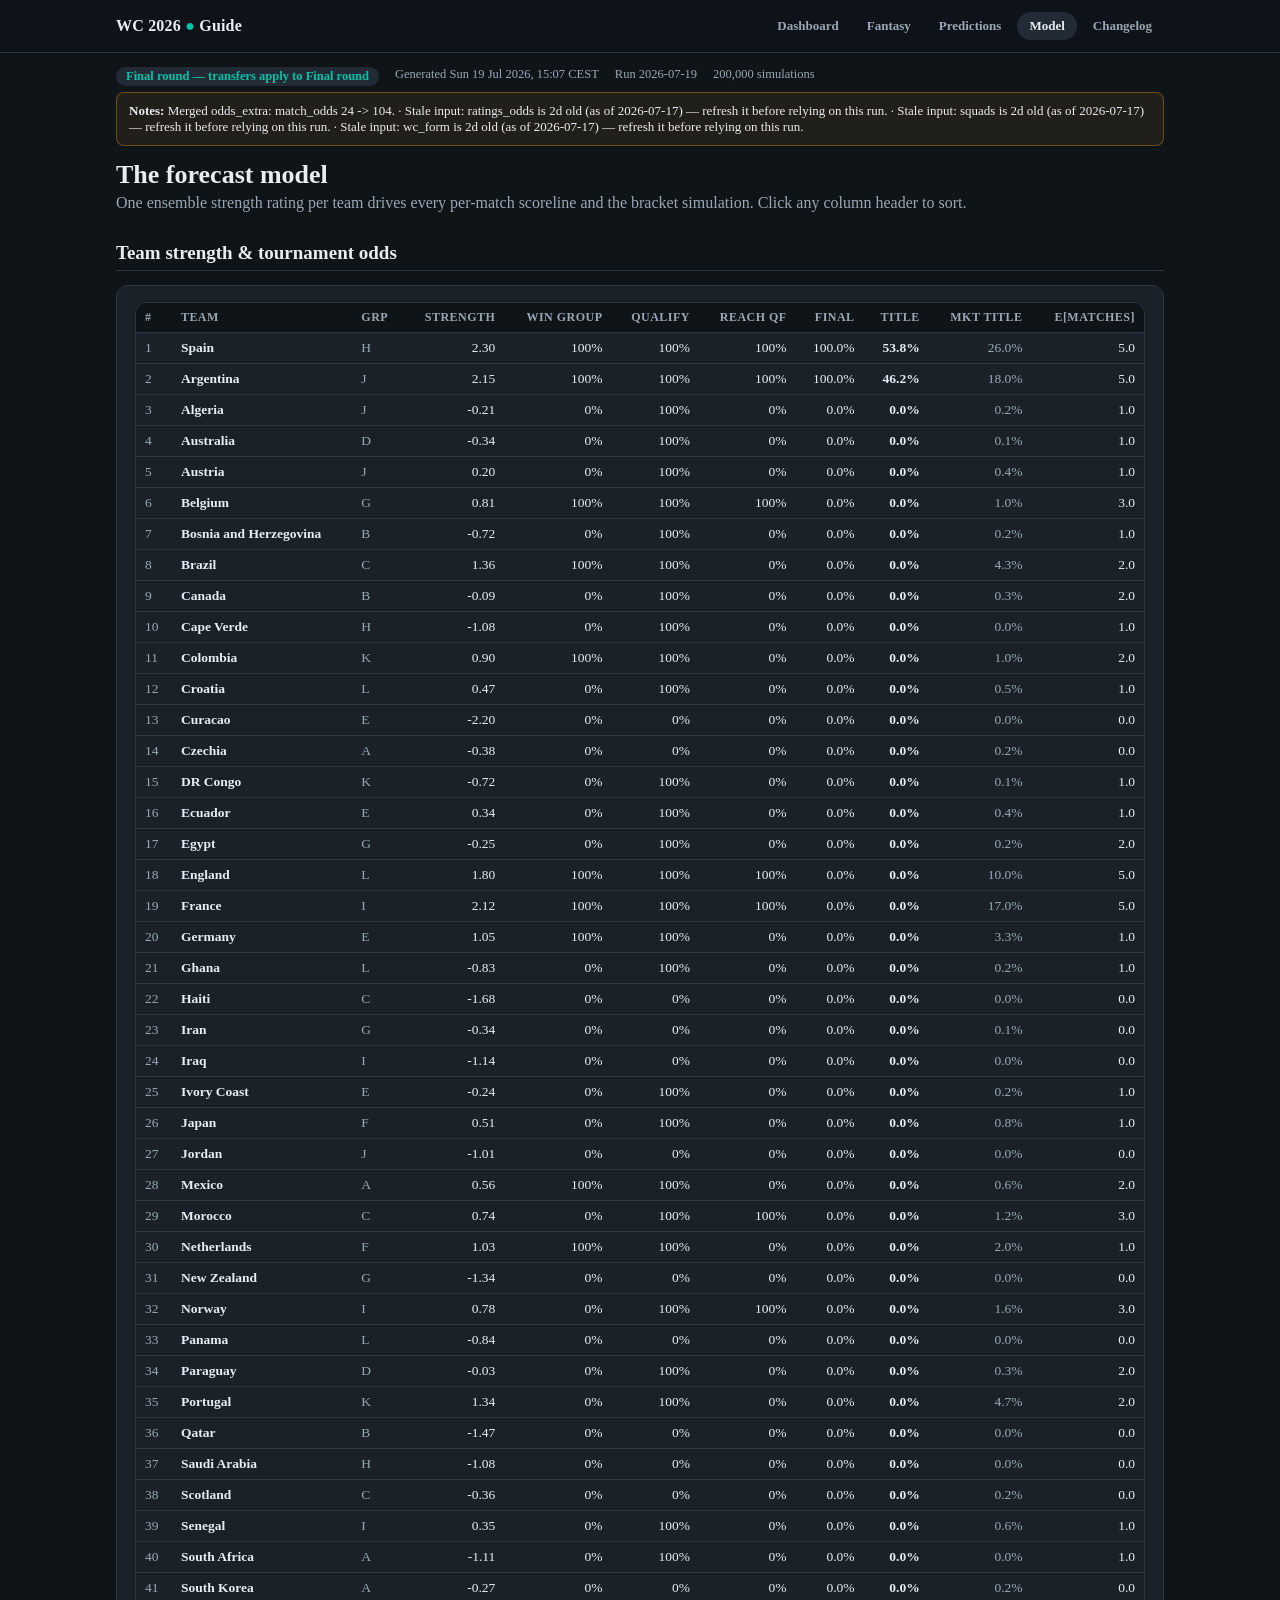
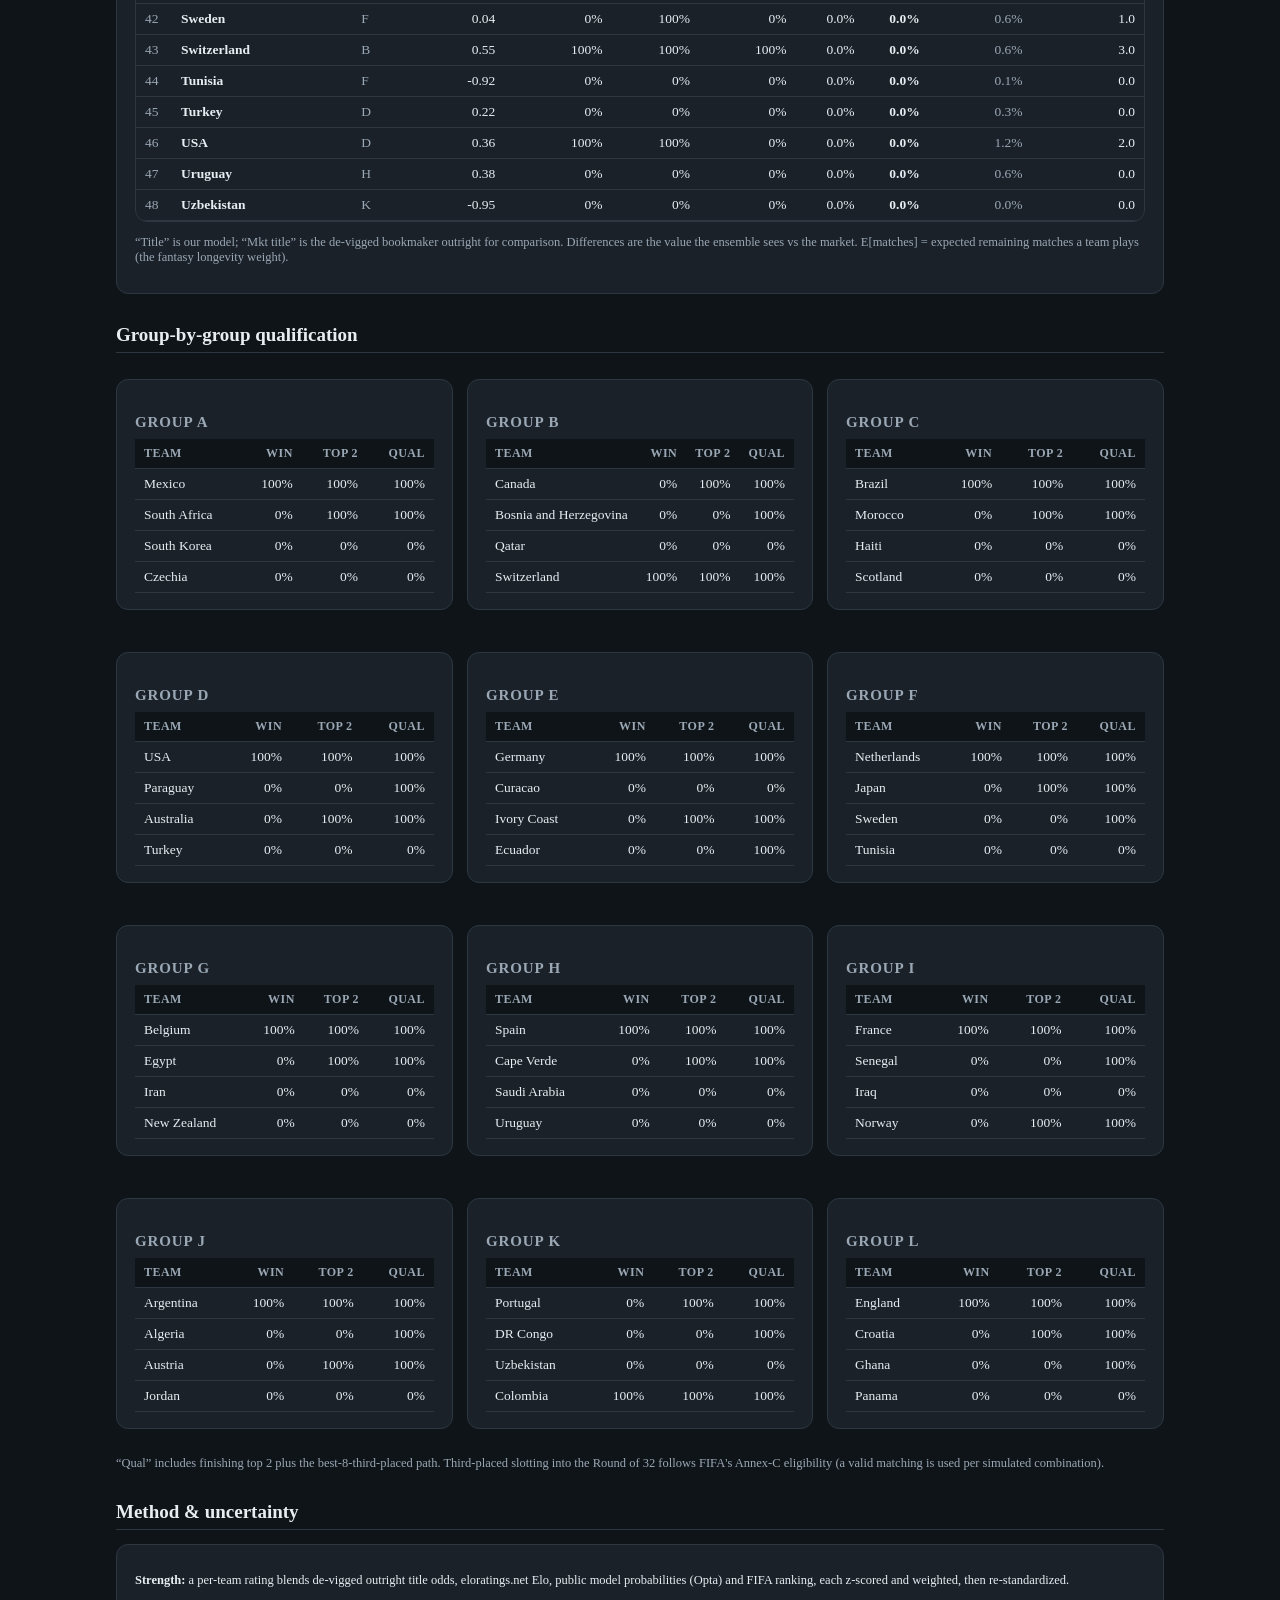
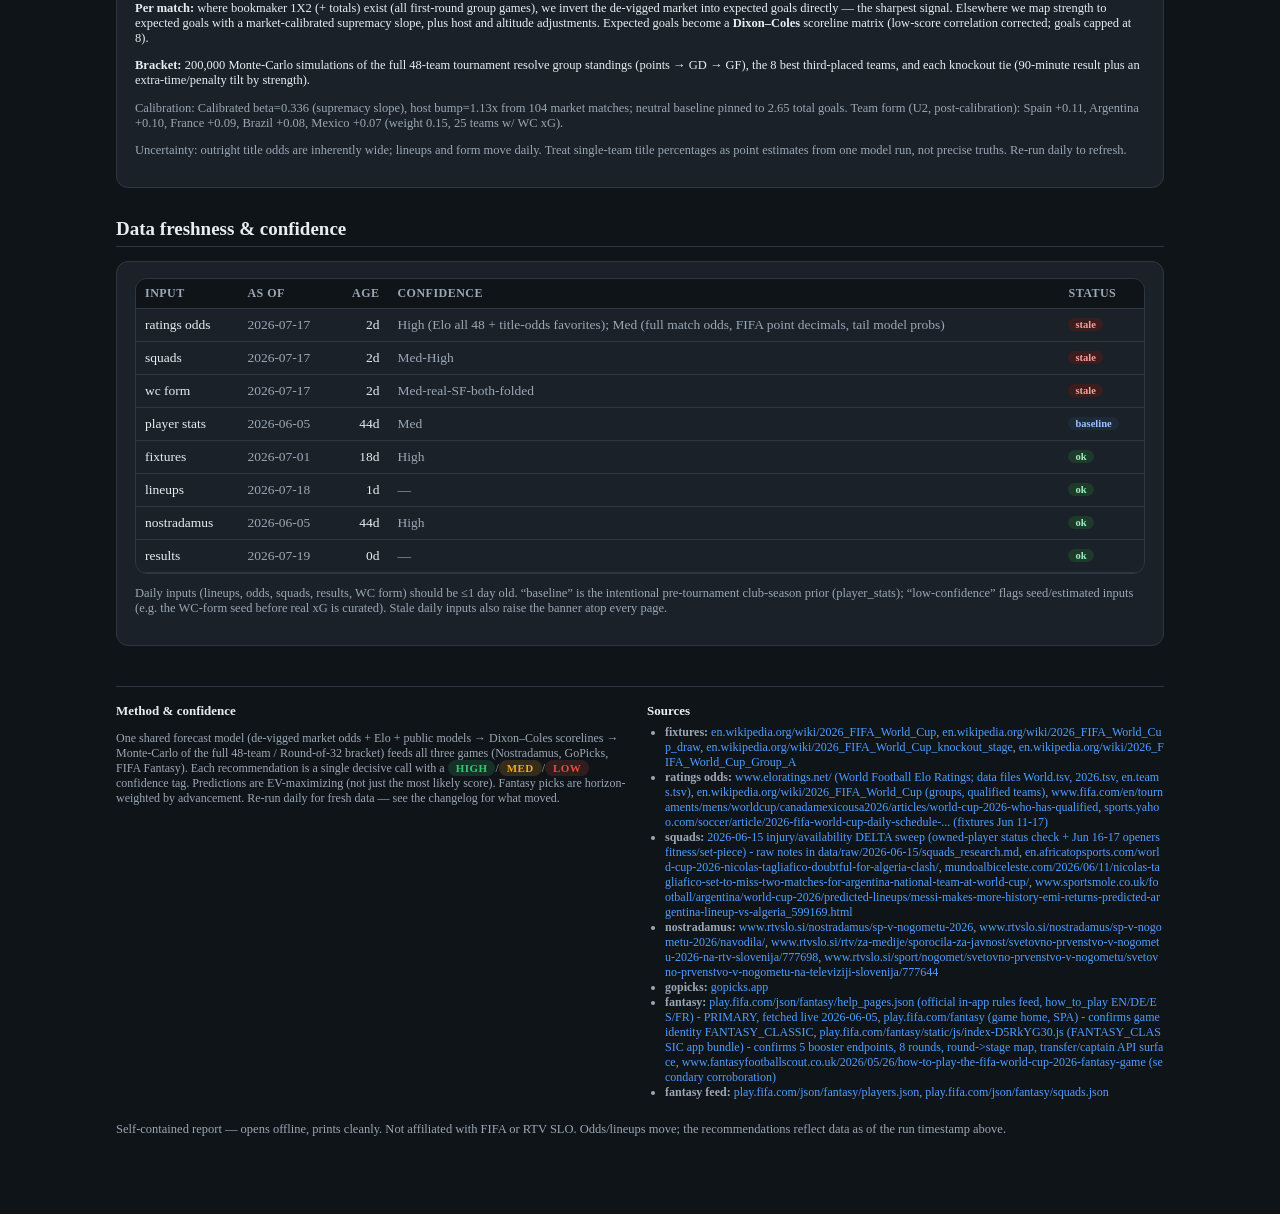
<file: output/model.html>
<!doctype html>
<html lang="en">
<head>
<meta charset="utf-8">
<meta name="viewport" content="width=device-width, initial-scale=1">
<title>Model &amp; odds — WC 2026 Guide</title>
<style>:root {
  --bg: #0f1419; --panel: #1a2129; --panel2: #222b35; --ink: #e8edf2; --muted: #9aa7b4;
  --line: #2d3742; --accent: #00c2a8; --accent2: #4f9dff; --gold: #ffcf4d;
  --win: #2ecc71; --draw: #95a5a6; --loss: #e74c3c;
  --hi: #2ecc71; --med: #f5a623; --lo: #e74c3c;
  --radius: 12px; --maxw: 1080px;
}
* { box-sizing: border-box; }
html { -webkit-text-size-adjust: 100%; }
body {
  margin: 0; background: var(--bg); color: var(--ink);
  font: 15px/1.55 -apple-system, BlinkMacSystemFont, &#34;Segoe UI&#34;, Roboto, Helvetica, Arial, sans-serif;
}
a { color: var(--accent2); text-decoration: none; }
a:hover { text-decoration: underline; }
.wrap { max-width: var(--maxw); margin: 0 auto; padding: 0 16px 64px; }

header.top {
  position: sticky; top: 0; z-index: 50; background: rgba(15,20,25,.92);
  backdrop-filter: blur(8px); border-bottom: 1px solid var(--line);
}
.top .wrap { padding-top: 12px; padding-bottom: 12px; display: flex; flex-wrap: wrap; align-items: center; gap: 10px 18px; }
.brand { font-weight: 700; font-size: 16px; letter-spacing: .2px; margin-right: auto; }
.brand .dot { color: var(--accent); }
nav.tabs { display: flex; flex-wrap: wrap; gap: 4px; }
nav.tabs a {
  padding: 6px 12px; border-radius: 999px; color: var(--muted); font-weight: 600; font-size: 13px;
}
nav.tabs a.active, nav.tabs a:hover { background: var(--panel2); color: var(--ink); text-decoration: none; }

.meta-bar { color: var(--muted); font-size: 12.5px; margin: 14px 0 6px; display: flex; flex-wrap: wrap; gap: 6px 16px; }
.stage-pill { background: var(--panel2); color: var(--accent); padding: 2px 10px; border-radius: 999px; font-weight: 600; }

h1 { font-size: 26px; margin: 14px 0 4px; }
h2 { font-size: 19px; margin: 30px 0 12px; padding-bottom: 6px; border-bottom: 1px solid var(--line); }
h3 { font-size: 15px; margin: 18px 0 8px; color: var(--muted); text-transform: uppercase; letter-spacing: .06em; }
p.lede { color: var(--muted); margin-top: 0; }

.card { background: var(--panel); border: 1px solid var(--line); border-radius: var(--radius); padding: 16px 18px; margin: 14px 0; }
.grid { display: grid; gap: 14px; }
.grid.cols-2 { grid-template-columns: 1fr 1fr; }
.grid.cols-3 { grid-template-columns: repeat(3, 1fr); }
.grid.cols-4 { grid-template-columns: repeat(4, 1fr); }
@media (max-width: 760px){ .grid.cols-2,.grid.cols-3,.grid.cols-4 { grid-template-columns: 1fr; } .top .wrap{gap:6px;} }

.kpi { text-align: center; }
.kpi .num { font-size: 30px; font-weight: 800; color: var(--accent); line-height: 1.1; }
.kpi .lbl { color: var(--muted); font-size: 12px; text-transform: uppercase; letter-spacing: .05em; }
.big { font-size: 30px; font-weight: 800; color: var(--accent); line-height: 1.1; margin: 4px 0; }
.tag.fresh-stale { background:#3a1d1d; color:#ff9b9b; }
.tag.fresh-low-confidence { background:#3a311d; color:#ffd28a; }
.tag.fresh-baseline { background:#1d2a3a; color:#9bc2ff; }
.tag.fresh-ok { background:#1d3a2a; color:#9bf0bf; }

.countdown { background: linear-gradient(135deg, #142a2e, #1a2129); border-color: #1f4d49; }
.countdown .num { color: var(--gold); }

.conf { font-size: 11px; font-weight: 700; padding: 2px 8px; border-radius: 999px; text-transform: uppercase; letter-spacing:.04em; }
.conf.High { background: rgba(46,204,113,.16); color: var(--hi); }
.conf.Med { background: rgba(245,166,35,.16); color: var(--med); }
.conf.Low { background: rgba(231,76,60,.16); color: var(--lo); }

.tag { display:inline-block; font-size: 10.5px; font-weight:600; padding: 1px 7px; border-radius: 999px; background: var(--panel2); color: var(--muted); margin: 0 3px 3px 0; }
.tag.pen, .tag.penalties { background: rgba(255,207,77,.16); color: var(--gold); }
.tag.differential { background: rgba(79,157,255,.16); color: var(--accent2); }
.tag.nailed { background: rgba(46,204,113,.14); color: var(--hi); }

ul.actions { list-style: none; padding: 0; margin: 0; }
ul.actions li { padding: 12px 14px; border: 1px solid var(--line); border-left: 3px solid var(--accent); border-radius: 8px; margin-bottom: 10px; background: var(--panel); }
ul.actions li .a-do { font-weight: 700; }
ul.actions li .a-sub { color: var(--muted); font-size: 13px; }

table { width: 100%; border-collapse: collapse; font-size: 13.5px; }
th, td { text-align: left; padding: 7px 9px; border-bottom: 1px solid var(--line); white-space: nowrap; }
th { color: var(--muted); font-weight: 600; font-size: 12px; text-transform: uppercase; letter-spacing: .04em; cursor: pointer; user-select: none; position: sticky; top: 56px; background: var(--bg); }
th.sortable::after { content: &#34; ⇅&#34;; opacity: .35; font-size: 10px; }
tbody tr:hover { background: var(--panel2); }
td.num, th.num { text-align: right; font-variant-numeric: tabular-nums; }
.table-scroll { overflow-x: auto; -webkit-overflow-scrolling: touch; border-radius: var(--radius); border: 1px solid var(--line); }
.table-scroll table th { top: 0; }

.scoreline { font-weight: 800; font-size: 16px; font-variant-numeric: tabular-nums; }
.muted { color: var(--muted); }
.small { font-size: 12.5px; }
.right { text-align: right; }
.center { text-align: center; }
.pos { font-weight: 700; font-size: 11px; padding: 1px 6px; border-radius: 4px; }
.pos.GK { background:#6b4ea3; } .pos.DEF { background:#2f6fb0; } .pos.MID { background:#1f8f6f; } .pos.FWD { background:#b0532f; }

/* probability tri-bar */
.tribar { display:flex; height: 10px; border-radius: 5px; overflow:hidden; min-width: 120px; background:var(--panel2); }
.tribar i { display:block; height:100%; }
.tribar .h { background: var(--win); } .tribar .d { background: var(--draw); } .tribar .a { background: var(--loss); }
.trilabel { font-size: 11px; color: var(--muted); margin-top: 2px; display:flex; justify-content: space-between; }

/* match cards */
.match { display: grid; grid-template-columns: 1fr auto 1fr; align-items: center; gap: 8px; }
.match .team { font-weight: 600; }
.match .team.away { text-align: right; }
.match .sc { background: var(--panel2); border-radius: 8px; padding: 6px 12px; text-align:center; }
.mrow { border-bottom: 1px solid var(--line); padding: 12px 0; }
.mrow:last-child { border-bottom: none; }
.mhead { display:flex; justify-content: space-between; align-items:center; gap: 10px; color: var(--muted); font-size: 12px; margin-bottom: 6px; }

/* pitch */
.pitch { background: linear-gradient(180deg,#15803d22,#14532d10); border: 1px solid #2e7d4f55; border-radius: var(--radius);
  padding: 18px 8px; display: grid; gap: 14px; background-color: #0e2a18; }
.pitch .line { display:flex; justify-content: space-around; gap: 6px; flex-wrap: wrap; }
.chip { background: var(--panel); border: 1px solid var(--line); border-radius: 10px; padding: 6px 8px; min-width: 84px; max-width: 130px; text-align:center; position: relative; }
.chip .nm { font-weight: 700; font-size: 12.5px; white-space: nowrap; overflow: hidden; text-overflow: ellipsis; }
.chip .sub { font-size: 10.5px; color: var(--muted); }
.chip .pts { font-size: 11px; color: var(--accent); font-weight: 700; }
.chip.cap { border-color: var(--gold); box-shadow: 0 0 0 1px var(--gold) inset; }
.chip .badge { position:absolute; top:-8px; right:-8px; background: var(--gold); color:#1a1a1a; font-weight:800; font-size:10px; border-radius:999px; width:18px; height:18px; line-height:18px; }
.chip .badge.v { background: var(--accent2); color:#fff; }
.bench { display:flex; gap:8px; flex-wrap: wrap; }
.bench .chip { min-width: 96px; }

.note { background: rgba(79,157,255,.08); border: 1px solid rgba(79,157,255,.3); border-radius: 8px; padding: 10px 12px; font-size: 13px; }
.warn { background: rgba(245,166,35,.08); border: 1px solid rgba(245,166,35,.35); border-radius: 8px; padding: 10px 12px; font-size: 13px; }

footer.foot { border-top: 1px solid var(--line); margin-top: 40px; padding-top: 16px; color: var(--muted); font-size: 12px; }
footer.foot h4 { color: var(--ink); margin: 0 0 6px; font-size: 13px; }
footer.foot ul { margin: 0 0 10px; padding-left: 18px; }
footer.foot a { word-break: break-all; }

.flip { color: var(--gold); }
.up { color: var(--win); } .down { color: var(--loss); }

@media print {
  :root { --bg:#fff; --panel:#fff; --panel2:#f1f3f5; --ink:#111; --muted:#555; --line:#ccc; }
  body { background:#fff; color:#111; }
  header.top { position: static; }
  nav.tabs, .countdown { display: none; }
  .card, .table-scroll { break-inside: avoid; }
  a { color:#111; }
  .pitch { background:#eef6f0; }
}
</style>
</head>
<body>
<header class="top">
  <div class="wrap">
    <span class="brand">WC&nbsp;2026 <span class="dot">●</span> Guide</span>
    <nav class="tabs">
      
      <a href="index.html" class="">Dashboard</a>
      
      <a href="fantasy.html" class="">Fantasy</a>
      
      <a href="predictions.html" class="">Predictions</a>
      
      <a href="model.html" class="active">Model</a>
      
      <a href="changelog.html" class="">Changelog</a>
      
    </nav>
  </div>
</header>
<div class="wrap">
  <div class="meta-bar">
    <span class="stage-pill">Final round — transfers apply to Final round</span>
    <span>Generated Sun 19 Jul 2026, 15:07 CEST</span>
    <span>Run 2026-07-19</span>
    <span>200,000 simulations</span>
  </div>

  
  <div class="warn"><strong>Notes:</strong>
    Merged odds_extra: match_odds 24 -&gt; 104. · Stale input: ratings_odds is 2d old (as of 2026-07-17) — refresh it before relying on this run. · Stale input: squads is 2d old (as of 2026-07-17) — refresh it before relying on this run. · Stale input: wc_form is 2d old (as of 2026-07-17) — refresh it before relying on this run.
  </div>
  

  
<h1>The forecast model</h1>
<p class="lede">One ensemble strength rating per team drives every per-match scoreline and the bracket simulation.
Click any column header to sort.</p>

<h2>Team strength &amp; tournament odds</h2>
<div class="card"><div class="table-scroll"><table>
  <thead><tr>
    <th>#</th><th>Team</th><th>Grp</th><th class="num sortable">Strength</th>
    <th class="num sortable">Win group</th><th class="num sortable">Qualify</th>
    <th class="num sortable">Reach QF</th><th class="num sortable">Final</th>
    <th class="num sortable">Title</th><th class="num sortable">Mkt title</th><th class="num sortable">E[matches]</th>
  </tr></thead>
  <tbody>
  
    <tr>
      <td class="muted">1</td>
      <td><b>Spain</b></td>
      <td class="muted">H</td>
      <td class="num" data-sort="2.297">2.30</td>
      <td class="num" data-sort="1.0">100%</td>
      <td class="num" data-sort="1.0">100%</td>
      <td class="num" data-sort="1.0">100%</td>
      <td class="num" data-sort="1.0">100.0%</td>
      <td class="num" data-sort="0.538"><b>53.8%</b></td>
      <td class="num muted" data-sort="0.2596">26.0%</td>
      <td class="num" data-sort="5.0">5.0</td>
    </tr>
  
    <tr>
      <td class="muted">2</td>
      <td><b>Argentina</b></td>
      <td class="muted">J</td>
      <td class="num" data-sort="2.149">2.15</td>
      <td class="num" data-sort="1.0">100%</td>
      <td class="num" data-sort="1.0">100%</td>
      <td class="num" data-sort="1.0">100%</td>
      <td class="num" data-sort="1.0">100.0%</td>
      <td class="num" data-sort="0.462"><b>46.2%</b></td>
      <td class="num muted" data-sort="0.1804">18.0%</td>
      <td class="num" data-sort="5.0">5.0</td>
    </tr>
  
    <tr>
      <td class="muted">3</td>
      <td><b>Algeria</b></td>
      <td class="muted">J</td>
      <td class="num" data-sort="-0.213">-0.21</td>
      <td class="num" data-sort="0.0">0%</td>
      <td class="num" data-sort="1.0">100%</td>
      <td class="num" data-sort="0.0">0%</td>
      <td class="num" data-sort="0.0">0.0%</td>
      <td class="num" data-sort="0.0"><b>0.0%</b></td>
      <td class="num muted" data-sort="0.0017">0.2%</td>
      <td class="num" data-sort="1.0">1.0</td>
    </tr>
  
    <tr>
      <td class="muted">4</td>
      <td><b>Australia</b></td>
      <td class="muted">D</td>
      <td class="num" data-sort="-0.337">-0.34</td>
      <td class="num" data-sort="0.0">0%</td>
      <td class="num" data-sort="1.0">100%</td>
      <td class="num" data-sort="0.0">0%</td>
      <td class="num" data-sort="0.0">0.0%</td>
      <td class="num" data-sort="0.0"><b>0.0%</b></td>
      <td class="num muted" data-sort="0.0008">0.1%</td>
      <td class="num" data-sort="1.0">1.0</td>
    </tr>
  
    <tr>
      <td class="muted">5</td>
      <td><b>Austria</b></td>
      <td class="muted">J</td>
      <td class="num" data-sort="0.205">0.20</td>
      <td class="num" data-sort="0.0">0%</td>
      <td class="num" data-sort="1.0">100%</td>
      <td class="num" data-sort="0.0">0%</td>
      <td class="num" data-sort="0.0">0.0%</td>
      <td class="num" data-sort="0.0"><b>0.0%</b></td>
      <td class="num muted" data-sort="0.0042">0.4%</td>
      <td class="num" data-sort="1.0">1.0</td>
    </tr>
  
    <tr>
      <td class="muted">6</td>
      <td><b>Belgium</b></td>
      <td class="muted">G</td>
      <td class="num" data-sort="0.815">0.81</td>
      <td class="num" data-sort="1.0">100%</td>
      <td class="num" data-sort="1.0">100%</td>
      <td class="num" data-sort="1.0">100%</td>
      <td class="num" data-sort="0.0">0.0%</td>
      <td class="num" data-sort="0.0"><b>0.0%</b></td>
      <td class="num muted" data-sort="0.0104">1.0%</td>
      <td class="num" data-sort="3.0">3.0</td>
    </tr>
  
    <tr>
      <td class="muted">7</td>
      <td><b>Bosnia and Herzegovina</b></td>
      <td class="muted">B</td>
      <td class="num" data-sort="-0.724">-0.72</td>
      <td class="num" data-sort="0.0">0%</td>
      <td class="num" data-sort="1.0">100%</td>
      <td class="num" data-sort="0.0">0%</td>
      <td class="num" data-sort="0.0">0.0%</td>
      <td class="num" data-sort="0.0"><b>0.0%</b></td>
      <td class="num muted" data-sort="0.0017">0.2%</td>
      <td class="num" data-sort="1.0">1.0</td>
    </tr>
  
    <tr>
      <td class="muted">8</td>
      <td><b>Brazil</b></td>
      <td class="muted">C</td>
      <td class="num" data-sort="1.361">1.36</td>
      <td class="num" data-sort="1.0">100%</td>
      <td class="num" data-sort="1.0">100%</td>
      <td class="num" data-sort="0.0">0%</td>
      <td class="num" data-sort="0.0">0.0%</td>
      <td class="num" data-sort="0.0"><b>0.0%</b></td>
      <td class="num muted" data-sort="0.0426">4.3%</td>
      <td class="num" data-sort="2.0">2.0</td>
    </tr>
  
    <tr>
      <td class="muted">9</td>
      <td><b>Canada</b></td>
      <td class="muted">B</td>
      <td class="num" data-sort="-0.093">-0.09</td>
      <td class="num" data-sort="0.0">0%</td>
      <td class="num" data-sort="1.0">100%</td>
      <td class="num" data-sort="0.0">0%</td>
      <td class="num" data-sort="0.0">0.0%</td>
      <td class="num" data-sort="0.0"><b>0.0%</b></td>
      <td class="num muted" data-sort="0.0028">0.3%</td>
      <td class="num" data-sort="2.0">2.0</td>
    </tr>
  
    <tr>
      <td class="muted">10</td>
      <td><b>Cape Verde</b></td>
      <td class="muted">H</td>
      <td class="num" data-sort="-1.077">-1.08</td>
      <td class="num" data-sort="0.0">0%</td>
      <td class="num" data-sort="1.0">100%</td>
      <td class="num" data-sort="0.0">0%</td>
      <td class="num" data-sort="0.0">0.0%</td>
      <td class="num" data-sort="0.0"><b>0.0%</b></td>
      <td class="num muted" data-sort="0.0004">0.0%</td>
      <td class="num" data-sort="1.0">1.0</td>
    </tr>
  
    <tr>
      <td class="muted">11</td>
      <td><b>Colombia</b></td>
      <td class="muted">K</td>
      <td class="num" data-sort="0.902">0.90</td>
      <td class="num" data-sort="1.0">100%</td>
      <td class="num" data-sort="1.0">100%</td>
      <td class="num" data-sort="0.0">0%</td>
      <td class="num" data-sort="0.0">0.0%</td>
      <td class="num" data-sort="0.0"><b>0.0%</b></td>
      <td class="num muted" data-sort="0.0104">1.0%</td>
      <td class="num" data-sort="2.0">2.0</td>
    </tr>
  
    <tr>
      <td class="muted">12</td>
      <td><b>Croatia</b></td>
      <td class="muted">L</td>
      <td class="num" data-sort="0.473">0.47</td>
      <td class="num" data-sort="0.0">0%</td>
      <td class="num" data-sort="1.0">100%</td>
      <td class="num" data-sort="0.0">0%</td>
      <td class="num" data-sort="0.0">0.0%</td>
      <td class="num" data-sort="0.0"><b>0.0%</b></td>
      <td class="num muted" data-sort="0.0053">0.5%</td>
      <td class="num" data-sort="1.0">1.0</td>
    </tr>
  
    <tr>
      <td class="muted">13</td>
      <td><b>Curacao</b></td>
      <td class="muted">E</td>
      <td class="num" data-sort="-2.2">-2.20</td>
      <td class="num" data-sort="0.0">0%</td>
      <td class="num" data-sort="0.0">0%</td>
      <td class="num" data-sort="0.0">0%</td>
      <td class="num" data-sort="0.0">0.0%</td>
      <td class="num" data-sort="0.0"><b>0.0%</b></td>
      <td class="num muted" data-sort="0.0002">0.0%</td>
      <td class="num" data-sort="0.0">0.0</td>
    </tr>
  
    <tr>
      <td class="muted">14</td>
      <td><b>Czechia</b></td>
      <td class="muted">A</td>
      <td class="num" data-sort="-0.38">-0.38</td>
      <td class="num" data-sort="0.0">0%</td>
      <td class="num" data-sort="0.0">0%</td>
      <td class="num" data-sort="0.0">0%</td>
      <td class="num" data-sort="0.0">0.0%</td>
      <td class="num" data-sort="0.0"><b>0.0%</b></td>
      <td class="num muted" data-sort="0.0021">0.2%</td>
      <td class="num" data-sort="0.0">0.0</td>
    </tr>
  
    <tr>
      <td class="muted">15</td>
      <td><b>DR Congo</b></td>
      <td class="muted">K</td>
      <td class="num" data-sort="-0.721">-0.72</td>
      <td class="num" data-sort="0.0">0%</td>
      <td class="num" data-sort="1.0">100%</td>
      <td class="num" data-sort="0.0">0%</td>
      <td class="num" data-sort="0.0">0.0%</td>
      <td class="num" data-sort="0.0"><b>0.0%</b></td>
      <td class="num muted" data-sort="0.0006">0.1%</td>
      <td class="num" data-sort="1.0">1.0</td>
    </tr>
  
    <tr>
      <td class="muted">16</td>
      <td><b>Ecuador</b></td>
      <td class="muted">E</td>
      <td class="num" data-sort="0.343">0.34</td>
      <td class="num" data-sort="0.0">0%</td>
      <td class="num" data-sort="1.0">100%</td>
      <td class="num" data-sort="0.0">0%</td>
      <td class="num" data-sort="0.0">0.0%</td>
      <td class="num" data-sort="0.0"><b>0.0%</b></td>
      <td class="num muted" data-sort="0.0042">0.4%</td>
      <td class="num" data-sort="1.0">1.0</td>
    </tr>
  
    <tr>
      <td class="muted">17</td>
      <td><b>Egypt</b></td>
      <td class="muted">G</td>
      <td class="num" data-sort="-0.247">-0.25</td>
      <td class="num" data-sort="0.0">0%</td>
      <td class="num" data-sort="1.0">100%</td>
      <td class="num" data-sort="0.0">0%</td>
      <td class="num" data-sort="0.0">0.0%</td>
      <td class="num" data-sort="0.0"><b>0.0%</b></td>
      <td class="num muted" data-sort="0.0017">0.2%</td>
      <td class="num" data-sort="2.0">2.0</td>
    </tr>
  
    <tr>
      <td class="muted">18</td>
      <td><b>England</b></td>
      <td class="muted">L</td>
      <td class="num" data-sort="1.797">1.80</td>
      <td class="num" data-sort="1.0">100%</td>
      <td class="num" data-sort="1.0">100%</td>
      <td class="num" data-sort="1.0">100%</td>
      <td class="num" data-sort="0.0">0.0%</td>
      <td class="num" data-sort="0.0"><b>0.0%</b></td>
      <td class="num muted" data-sort="0.1002">10.0%</td>
      <td class="num" data-sort="5.0">5.0</td>
    </tr>
  
    <tr>
      <td class="muted">19</td>
      <td><b>France</b></td>
      <td class="muted">I</td>
      <td class="num" data-sort="2.12">2.12</td>
      <td class="num" data-sort="1.0">100%</td>
      <td class="num" data-sort="1.0">100%</td>
      <td class="num" data-sort="1.0">100%</td>
      <td class="num" data-sort="0.0">0.0%</td>
      <td class="num" data-sort="0.0"><b>0.0%</b></td>
      <td class="num muted" data-sort="0.1703">17.0%</td>
      <td class="num" data-sort="5.0">5.0</td>
    </tr>
  
    <tr>
      <td class="muted">20</td>
      <td><b>Germany</b></td>
      <td class="muted">E</td>
      <td class="num" data-sort="1.049">1.05</td>
      <td class="num" data-sort="1.0">100%</td>
      <td class="num" data-sort="1.0">100%</td>
      <td class="num" data-sort="0.0">0%</td>
      <td class="num" data-sort="0.0">0.0%</td>
      <td class="num" data-sort="0.0"><b>0.0%</b></td>
      <td class="num muted" data-sort="0.0327">3.3%</td>
      <td class="num" data-sort="1.0">1.0</td>
    </tr>
  
    <tr>
      <td class="muted">21</td>
      <td><b>Ghana</b></td>
      <td class="muted">L</td>
      <td class="num" data-sort="-0.826">-0.83</td>
      <td class="num" data-sort="0.0">0%</td>
      <td class="num" data-sort="1.0">100%</td>
      <td class="num" data-sort="0.0">0%</td>
      <td class="num" data-sort="0.0">0.0%</td>
      <td class="num" data-sort="0.0"><b>0.0%</b></td>
      <td class="num muted" data-sort="0.0017">0.2%</td>
      <td class="num" data-sort="1.0">1.0</td>
    </tr>
  
    <tr>
      <td class="muted">22</td>
      <td><b>Haiti</b></td>
      <td class="muted">C</td>
      <td class="num" data-sort="-1.675">-1.68</td>
      <td class="num" data-sort="0.0">0%</td>
      <td class="num" data-sort="0.0">0%</td>
      <td class="num" data-sort="0.0">0%</td>
      <td class="num" data-sort="0.0">0.0%</td>
      <td class="num" data-sort="0.0"><b>0.0%</b></td>
      <td class="num muted" data-sort="0.0002">0.0%</td>
      <td class="num" data-sort="0.0">0.0</td>
    </tr>
  
    <tr>
      <td class="muted">23</td>
      <td><b>Iran</b></td>
      <td class="muted">G</td>
      <td class="num" data-sort="-0.342">-0.34</td>
      <td class="num" data-sort="0.0">0%</td>
      <td class="num" data-sort="0.0">0%</td>
      <td class="num" data-sort="0.0">0%</td>
      <td class="num" data-sort="0.0">0.0%</td>
      <td class="num" data-sort="0.0"><b>0.0%</b></td>
      <td class="num muted" data-sort="0.0008">0.1%</td>
      <td class="num" data-sort="0.0">0.0</td>
    </tr>
  
    <tr>
      <td class="muted">24</td>
      <td><b>Iraq</b></td>
      <td class="muted">I</td>
      <td class="num" data-sort="-1.137">-1.14</td>
      <td class="num" data-sort="0.0">0%</td>
      <td class="num" data-sort="0.0">0%</td>
      <td class="num" data-sort="0.0">0%</td>
      <td class="num" data-sort="0.0">0.0%</td>
      <td class="num" data-sort="0.0"><b>0.0%</b></td>
      <td class="num muted" data-sort="0.0004">0.0%</td>
      <td class="num" data-sort="0.0">0.0</td>
    </tr>
  
    <tr>
      <td class="muted">25</td>
      <td><b>Ivory Coast</b></td>
      <td class="muted">E</td>
      <td class="num" data-sort="-0.244">-0.24</td>
      <td class="num" data-sort="0.0">0%</td>
      <td class="num" data-sort="1.0">100%</td>
      <td class="num" data-sort="0.0">0%</td>
      <td class="num" data-sort="0.0">0.0%</td>
      <td class="num" data-sort="0.0"><b>0.0%</b></td>
      <td class="num muted" data-sort="0.0021">0.2%</td>
      <td class="num" data-sort="1.0">1.0</td>
    </tr>
  
    <tr>
      <td class="muted">26</td>
      <td><b>Japan</b></td>
      <td class="muted">F</td>
      <td class="num" data-sort="0.507">0.51</td>
      <td class="num" data-sort="0.0">0%</td>
      <td class="num" data-sort="1.0">100%</td>
      <td class="num" data-sort="0.0">0%</td>
      <td class="num" data-sort="0.0">0.0%</td>
      <td class="num" data-sort="0.0"><b>0.0%</b></td>
      <td class="num muted" data-sort="0.0083">0.8%</td>
      <td class="num" data-sort="1.0">1.0</td>
    </tr>
  
    <tr>
      <td class="muted">27</td>
      <td><b>Jordan</b></td>
      <td class="muted">J</td>
      <td class="num" data-sort="-1.01">-1.01</td>
      <td class="num" data-sort="0.0">0%</td>
      <td class="num" data-sort="0.0">0%</td>
      <td class="num" data-sort="0.0">0%</td>
      <td class="num" data-sort="0.0">0.0%</td>
      <td class="num" data-sort="0.0"><b>0.0%</b></td>
      <td class="num muted" data-sort="0.0004">0.0%</td>
      <td class="num" data-sort="0.0">0.0</td>
    </tr>
  
    <tr>
      <td class="muted">28</td>
      <td><b>Mexico</b></td>
      <td class="muted">A</td>
      <td class="num" data-sort="0.565">0.56</td>
      <td class="num" data-sort="1.0">100%</td>
      <td class="num" data-sort="1.0">100%</td>
      <td class="num" data-sort="0.0">0%</td>
      <td class="num" data-sort="0.0">0.0%</td>
      <td class="num" data-sort="0.0"><b>0.0%</b></td>
      <td class="num muted" data-sort="0.0064">0.6%</td>
      <td class="num" data-sort="2.0">2.0</td>
    </tr>
  
    <tr>
      <td class="muted">29</td>
      <td><b>Morocco</b></td>
      <td class="muted">C</td>
      <td class="num" data-sort="0.739">0.74</td>
      <td class="num" data-sort="0.0">0%</td>
      <td class="num" data-sort="1.0">100%</td>
      <td class="num" data-sort="1.0">100%</td>
      <td class="num" data-sort="0.0">0.0%</td>
      <td class="num" data-sort="0.0"><b>0.0%</b></td>
      <td class="num muted" data-sort="0.0125">1.2%</td>
      <td class="num" data-sort="3.0">3.0</td>
    </tr>
  
    <tr>
      <td class="muted">30</td>
      <td><b>Netherlands</b></td>
      <td class="muted">F</td>
      <td class="num" data-sort="1.034">1.03</td>
      <td class="num" data-sort="1.0">100%</td>
      <td class="num" data-sort="1.0">100%</td>
      <td class="num" data-sort="0.0">0%</td>
      <td class="num" data-sort="0.0">0.0%</td>
      <td class="num" data-sort="0.0"><b>0.0%</b></td>
      <td class="num muted" data-sort="0.0203">2.0%</td>
      <td class="num" data-sort="1.0">1.0</td>
    </tr>
  
    <tr>
      <td class="muted">31</td>
      <td><b>New Zealand</b></td>
      <td class="muted">G</td>
      <td class="num" data-sort="-1.341">-1.34</td>
      <td class="num" data-sort="0.0">0%</td>
      <td class="num" data-sort="0.0">0%</td>
      <td class="num" data-sort="0.0">0%</td>
      <td class="num" data-sort="0.0">0.0%</td>
      <td class="num" data-sort="0.0"><b>0.0%</b></td>
      <td class="num muted" data-sort="0.0004">0.0%</td>
      <td class="num" data-sort="0.0">0.0</td>
    </tr>
  
    <tr>
      <td class="muted">32</td>
      <td><b>Norway</b></td>
      <td class="muted">I</td>
      <td class="num" data-sort="0.782">0.78</td>
      <td class="num" data-sort="0.0">0%</td>
      <td class="num" data-sort="1.0">100%</td>
      <td class="num" data-sort="1.0">100%</td>
      <td class="num" data-sort="0.0">0.0%</td>
      <td class="num" data-sort="0.0"><b>0.0%</b></td>
      <td class="num muted" data-sort="0.0164">1.6%</td>
      <td class="num" data-sort="3.0">3.0</td>
    </tr>
  
    <tr>
      <td class="muted">33</td>
      <td><b>Panama</b></td>
      <td class="muted">L</td>
      <td class="num" data-sort="-0.838">-0.84</td>
      <td class="num" data-sort="0.0">0%</td>
      <td class="num" data-sort="0.0">0%</td>
      <td class="num" data-sort="0.0">0%</td>
      <td class="num" data-sort="0.0">0.0%</td>
      <td class="num" data-sort="0.0"><b>0.0%</b></td>
      <td class="num muted" data-sort="0.0004">0.0%</td>
      <td class="num" data-sort="0.0">0.0</td>
    </tr>
  
    <tr>
      <td class="muted">34</td>
      <td><b>Paraguay</b></td>
      <td class="muted">D</td>
      <td class="num" data-sort="-0.027">-0.03</td>
      <td class="num" data-sort="0.0">0%</td>
      <td class="num" data-sort="1.0">100%</td>
      <td class="num" data-sort="0.0">0%</td>
      <td class="num" data-sort="0.0">0.0%</td>
      <td class="num" data-sort="0.0"><b>0.0%</b></td>
      <td class="num muted" data-sort="0.0028">0.3%</td>
      <td class="num" data-sort="2.0">2.0</td>
    </tr>
  
    <tr>
      <td class="muted">35</td>
      <td><b>Portugal</b></td>
      <td class="muted">K</td>
      <td class="num" data-sort="1.342">1.34</td>
      <td class="num" data-sort="0.0">0%</td>
      <td class="num" data-sort="1.0">100%</td>
      <td class="num" data-sort="0.0">0%</td>
      <td class="num" data-sort="0.0">0.0%</td>
      <td class="num" data-sort="0.0"><b>0.0%</b></td>
      <td class="num muted" data-sort="0.0473">4.7%</td>
      <td class="num" data-sort="2.0">2.0</td>
    </tr>
  
    <tr>
      <td class="muted">36</td>
      <td><b>Qatar</b></td>
      <td class="muted">B</td>
      <td class="num" data-sort="-1.468">-1.47</td>
      <td class="num" data-sort="0.0">0%</td>
      <td class="num" data-sort="0.0">0%</td>
      <td class="num" data-sort="0.0">0%</td>
      <td class="num" data-sort="0.0">0.0%</td>
      <td class="num" data-sort="0.0"><b>0.0%</b></td>
      <td class="num muted" data-sort="0.0004">0.0%</td>
      <td class="num" data-sort="0.0">0.0</td>
    </tr>
  
    <tr>
      <td class="muted">37</td>
      <td><b>Saudi Arabia</b></td>
      <td class="muted">H</td>
      <td class="num" data-sort="-1.081">-1.08</td>
      <td class="num" data-sort="0.0">0%</td>
      <td class="num" data-sort="0.0">0%</td>
      <td class="num" data-sort="0.0">0%</td>
      <td class="num" data-sort="0.0">0.0%</td>
      <td class="num" data-sort="0.0"><b>0.0%</b></td>
      <td class="num muted" data-sort="0.0004">0.0%</td>
      <td class="num" data-sort="0.0">0.0</td>
    </tr>
  
    <tr>
      <td class="muted">38</td>
      <td><b>Scotland</b></td>
      <td class="muted">C</td>
      <td class="num" data-sort="-0.358">-0.36</td>
      <td class="num" data-sort="0.0">0%</td>
      <td class="num" data-sort="0.0">0%</td>
      <td class="num" data-sort="0.0">0%</td>
      <td class="num" data-sort="0.0">0.0%</td>
      <td class="num" data-sort="0.0"><b>0.0%</b></td>
      <td class="num muted" data-sort="0.0017">0.2%</td>
      <td class="num" data-sort="0.0">0.0</td>
    </tr>
  
    <tr>
      <td class="muted">39</td>
      <td><b>Senegal</b></td>
      <td class="muted">I</td>
      <td class="num" data-sort="0.347">0.35</td>
      <td class="num" data-sort="0.0">0%</td>
      <td class="num" data-sort="1.0">100%</td>
      <td class="num" data-sort="0.0">0%</td>
      <td class="num" data-sort="0.0">0.0%</td>
      <td class="num" data-sort="0.0"><b>0.0%</b></td>
      <td class="num muted" data-sort="0.0064">0.6%</td>
      <td class="num" data-sort="1.0">1.0</td>
    </tr>
  
    <tr>
      <td class="muted">40</td>
      <td><b>South Africa</b></td>
      <td class="muted">A</td>
      <td class="num" data-sort="-1.109">-1.11</td>
      <td class="num" data-sort="0.0">0%</td>
      <td class="num" data-sort="1.0">100%</td>
      <td class="num" data-sort="0.0">0%</td>
      <td class="num" data-sort="0.0">0.0%</td>
      <td class="num" data-sort="0.0"><b>0.0%</b></td>
      <td class="num muted" data-sort="0.0004">0.0%</td>
      <td class="num" data-sort="1.0">1.0</td>
    </tr>
  
    <tr>
      <td class="muted">41</td>
      <td><b>South Korea</b></td>
      <td class="muted">A</td>
      <td class="num" data-sort="-0.269">-0.27</td>
      <td class="num" data-sort="0.0">0%</td>
      <td class="num" data-sort="0.0">0%</td>
      <td class="num" data-sort="0.0">0%</td>
      <td class="num" data-sort="0.0">0.0%</td>
      <td class="num" data-sort="0.0"><b>0.0%</b></td>
      <td class="num muted" data-sort="0.0017">0.2%</td>
      <td class="num" data-sort="0.0">0.0</td>
    </tr>
  
    <tr>
      <td class="muted">42</td>
      <td><b>Sweden</b></td>
      <td class="muted">F</td>
      <td class="num" data-sort="0.038">0.04</td>
      <td class="num" data-sort="0.0">0%</td>
      <td class="num" data-sort="1.0">100%</td>
      <td class="num" data-sort="0.0">0%</td>
      <td class="num" data-sort="0.0">0.0%</td>
      <td class="num" data-sort="0.0"><b>0.0%</b></td>
      <td class="num muted" data-sort="0.0064">0.6%</td>
      <td class="num" data-sort="1.0">1.0</td>
    </tr>
  
    <tr>
      <td class="muted">43</td>
      <td><b>Switzerland</b></td>
      <td class="muted">B</td>
      <td class="num" data-sort="0.545">0.55</td>
      <td class="num" data-sort="1.0">100%</td>
      <td class="num" data-sort="1.0">100%</td>
      <td class="num" data-sort="1.0">100%</td>
      <td class="num" data-sort="0.0">0.0%</td>
      <td class="num" data-sort="0.0"><b>0.0%</b></td>
      <td class="num muted" data-sort="0.0064">0.6%</td>
      <td class="num" data-sort="3.0">3.0</td>
    </tr>
  
    <tr>
      <td class="muted">44</td>
      <td><b>Tunisia</b></td>
      <td class="muted">F</td>
      <td class="num" data-sort="-0.918">-0.92</td>
      <td class="num" data-sort="0.0">0%</td>
      <td class="num" data-sort="0.0">0%</td>
      <td class="num" data-sort="0.0">0%</td>
      <td class="num" data-sort="0.0">0.0%</td>
      <td class="num" data-sort="0.0"><b>0.0%</b></td>
      <td class="num muted" data-sort="0.0008">0.1%</td>
      <td class="num" data-sort="0.0">0.0</td>
    </tr>
  
    <tr>
      <td class="muted">45</td>
      <td><b>Turkey</b></td>
      <td class="muted">D</td>
      <td class="num" data-sort="0.218">0.22</td>
      <td class="num" data-sort="0.0">0%</td>
      <td class="num" data-sort="0.0">0%</td>
      <td class="num" data-sort="0.0">0%</td>
      <td class="num" data-sort="0.0">0.0%</td>
      <td class="num" data-sort="0.0"><b>0.0%</b></td>
      <td class="num muted" data-sort="0.0034">0.3%</td>
      <td class="num" data-sort="0.0">0.0</td>
    </tr>
  
    <tr>
      <td class="muted">46</td>
      <td><b>USA</b></td>
      <td class="muted">D</td>
      <td class="num" data-sort="0.358">0.36</td>
      <td class="num" data-sort="1.0">100%</td>
      <td class="num" data-sort="1.0">100%</td>
      <td class="num" data-sort="0.0">0%</td>
      <td class="num" data-sort="0.0">0.0%</td>
      <td class="num" data-sort="0.0"><b>0.0%</b></td>
      <td class="num muted" data-sort="0.0125">1.2%</td>
      <td class="num" data-sort="2.0">2.0</td>
    </tr>
  
    <tr>
      <td class="muted">47</td>
      <td><b>Uruguay</b></td>
      <td class="muted">H</td>
      <td class="num" data-sort="0.378">0.38</td>
      <td class="num" data-sort="0.0">0%</td>
      <td class="num" data-sort="0.0">0%</td>
      <td class="num" data-sort="0.0">0%</td>
      <td class="num" data-sort="0.0">0.0%</td>
      <td class="num" data-sort="0.0"><b>0.0%</b></td>
      <td class="num muted" data-sort="0.0064">0.6%</td>
      <td class="num" data-sort="0.0">0.0</td>
    </tr>
  
    <tr>
      <td class="muted">48</td>
      <td><b>Uzbekistan</b></td>
      <td class="muted">K</td>
      <td class="num" data-sort="-0.955">-0.95</td>
      <td class="num" data-sort="0.0">0%</td>
      <td class="num" data-sort="0.0">0%</td>
      <td class="num" data-sort="0.0">0%</td>
      <td class="num" data-sort="0.0">0.0%</td>
      <td class="num" data-sort="0.0"><b>0.0%</b></td>
      <td class="num muted" data-sort="0.0004">0.0%</td>
      <td class="num" data-sort="0.0">0.0</td>
    </tr>
  
  </tbody>
</table></div>
<p class="small muted">“Title” is our model; “Mkt title” is the de-vigged bookmaker outright for comparison. Differences are the
value the ensemble sees vs the market. E[matches] = expected remaining matches a team plays (the fantasy longevity weight).</p>
</div>

<h2>Group-by-group qualification</h2>
<div class="grid cols-3">
  
  <div class="card">
    <h3>Group A</h3>
    <table>
      <thead><tr><th>Team</th><th class="num">Win</th><th class="num">Top 2</th><th class="num">Qual</th></tr></thead>
      <tbody>
      
      
        
        <tr>
          <td>Mexico</td>
          <td class="num">100%</td>
          <td class="num">100%</td>
          <td class="num">100%</td>
        </tr>
      
        
        <tr>
          <td>South Africa</td>
          <td class="num">0%</td>
          <td class="num">100%</td>
          <td class="num">100%</td>
        </tr>
      
        
        <tr>
          <td>South Korea</td>
          <td class="num">0%</td>
          <td class="num">0%</td>
          <td class="num">0%</td>
        </tr>
      
        
        <tr>
          <td>Czechia</td>
          <td class="num">0%</td>
          <td class="num">0%</td>
          <td class="num">0%</td>
        </tr>
      
      </tbody>
    </table>
  </div>
  
  <div class="card">
    <h3>Group B</h3>
    <table>
      <thead><tr><th>Team</th><th class="num">Win</th><th class="num">Top 2</th><th class="num">Qual</th></tr></thead>
      <tbody>
      
      
        
        <tr>
          <td>Canada</td>
          <td class="num">0%</td>
          <td class="num">100%</td>
          <td class="num">100%</td>
        </tr>
      
        
        <tr>
          <td>Bosnia and Herzegovina</td>
          <td class="num">0%</td>
          <td class="num">0%</td>
          <td class="num">100%</td>
        </tr>
      
        
        <tr>
          <td>Qatar</td>
          <td class="num">0%</td>
          <td class="num">0%</td>
          <td class="num">0%</td>
        </tr>
      
        
        <tr>
          <td>Switzerland</td>
          <td class="num">100%</td>
          <td class="num">100%</td>
          <td class="num">100%</td>
        </tr>
      
      </tbody>
    </table>
  </div>
  
  <div class="card">
    <h3>Group C</h3>
    <table>
      <thead><tr><th>Team</th><th class="num">Win</th><th class="num">Top 2</th><th class="num">Qual</th></tr></thead>
      <tbody>
      
      
        
        <tr>
          <td>Brazil</td>
          <td class="num">100%</td>
          <td class="num">100%</td>
          <td class="num">100%</td>
        </tr>
      
        
        <tr>
          <td>Morocco</td>
          <td class="num">0%</td>
          <td class="num">100%</td>
          <td class="num">100%</td>
        </tr>
      
        
        <tr>
          <td>Haiti</td>
          <td class="num">0%</td>
          <td class="num">0%</td>
          <td class="num">0%</td>
        </tr>
      
        
        <tr>
          <td>Scotland</td>
          <td class="num">0%</td>
          <td class="num">0%</td>
          <td class="num">0%</td>
        </tr>
      
      </tbody>
    </table>
  </div>
  
  <div class="card">
    <h3>Group D</h3>
    <table>
      <thead><tr><th>Team</th><th class="num">Win</th><th class="num">Top 2</th><th class="num">Qual</th></tr></thead>
      <tbody>
      
      
        
        <tr>
          <td>USA</td>
          <td class="num">100%</td>
          <td class="num">100%</td>
          <td class="num">100%</td>
        </tr>
      
        
        <tr>
          <td>Paraguay</td>
          <td class="num">0%</td>
          <td class="num">0%</td>
          <td class="num">100%</td>
        </tr>
      
        
        <tr>
          <td>Australia</td>
          <td class="num">0%</td>
          <td class="num">100%</td>
          <td class="num">100%</td>
        </tr>
      
        
        <tr>
          <td>Turkey</td>
          <td class="num">0%</td>
          <td class="num">0%</td>
          <td class="num">0%</td>
        </tr>
      
      </tbody>
    </table>
  </div>
  
  <div class="card">
    <h3>Group E</h3>
    <table>
      <thead><tr><th>Team</th><th class="num">Win</th><th class="num">Top 2</th><th class="num">Qual</th></tr></thead>
      <tbody>
      
      
        
        <tr>
          <td>Germany</td>
          <td class="num">100%</td>
          <td class="num">100%</td>
          <td class="num">100%</td>
        </tr>
      
        
        <tr>
          <td>Curacao</td>
          <td class="num">0%</td>
          <td class="num">0%</td>
          <td class="num">0%</td>
        </tr>
      
        
        <tr>
          <td>Ivory Coast</td>
          <td class="num">0%</td>
          <td class="num">100%</td>
          <td class="num">100%</td>
        </tr>
      
        
        <tr>
          <td>Ecuador</td>
          <td class="num">0%</td>
          <td class="num">0%</td>
          <td class="num">100%</td>
        </tr>
      
      </tbody>
    </table>
  </div>
  
  <div class="card">
    <h3>Group F</h3>
    <table>
      <thead><tr><th>Team</th><th class="num">Win</th><th class="num">Top 2</th><th class="num">Qual</th></tr></thead>
      <tbody>
      
      
        
        <tr>
          <td>Netherlands</td>
          <td class="num">100%</td>
          <td class="num">100%</td>
          <td class="num">100%</td>
        </tr>
      
        
        <tr>
          <td>Japan</td>
          <td class="num">0%</td>
          <td class="num">100%</td>
          <td class="num">100%</td>
        </tr>
      
        
        <tr>
          <td>Sweden</td>
          <td class="num">0%</td>
          <td class="num">0%</td>
          <td class="num">100%</td>
        </tr>
      
        
        <tr>
          <td>Tunisia</td>
          <td class="num">0%</td>
          <td class="num">0%</td>
          <td class="num">0%</td>
        </tr>
      
      </tbody>
    </table>
  </div>
  
  <div class="card">
    <h3>Group G</h3>
    <table>
      <thead><tr><th>Team</th><th class="num">Win</th><th class="num">Top 2</th><th class="num">Qual</th></tr></thead>
      <tbody>
      
      
        
        <tr>
          <td>Belgium</td>
          <td class="num">100%</td>
          <td class="num">100%</td>
          <td class="num">100%</td>
        </tr>
      
        
        <tr>
          <td>Egypt</td>
          <td class="num">0%</td>
          <td class="num">100%</td>
          <td class="num">100%</td>
        </tr>
      
        
        <tr>
          <td>Iran</td>
          <td class="num">0%</td>
          <td class="num">0%</td>
          <td class="num">0%</td>
        </tr>
      
        
        <tr>
          <td>New Zealand</td>
          <td class="num">0%</td>
          <td class="num">0%</td>
          <td class="num">0%</td>
        </tr>
      
      </tbody>
    </table>
  </div>
  
  <div class="card">
    <h3>Group H</h3>
    <table>
      <thead><tr><th>Team</th><th class="num">Win</th><th class="num">Top 2</th><th class="num">Qual</th></tr></thead>
      <tbody>
      
      
        
        <tr>
          <td>Spain</td>
          <td class="num">100%</td>
          <td class="num">100%</td>
          <td class="num">100%</td>
        </tr>
      
        
        <tr>
          <td>Cape Verde</td>
          <td class="num">0%</td>
          <td class="num">100%</td>
          <td class="num">100%</td>
        </tr>
      
        
        <tr>
          <td>Saudi Arabia</td>
          <td class="num">0%</td>
          <td class="num">0%</td>
          <td class="num">0%</td>
        </tr>
      
        
        <tr>
          <td>Uruguay</td>
          <td class="num">0%</td>
          <td class="num">0%</td>
          <td class="num">0%</td>
        </tr>
      
      </tbody>
    </table>
  </div>
  
  <div class="card">
    <h3>Group I</h3>
    <table>
      <thead><tr><th>Team</th><th class="num">Win</th><th class="num">Top 2</th><th class="num">Qual</th></tr></thead>
      <tbody>
      
      
        
        <tr>
          <td>France</td>
          <td class="num">100%</td>
          <td class="num">100%</td>
          <td class="num">100%</td>
        </tr>
      
        
        <tr>
          <td>Senegal</td>
          <td class="num">0%</td>
          <td class="num">0%</td>
          <td class="num">100%</td>
        </tr>
      
        
        <tr>
          <td>Iraq</td>
          <td class="num">0%</td>
          <td class="num">0%</td>
          <td class="num">0%</td>
        </tr>
      
        
        <tr>
          <td>Norway</td>
          <td class="num">0%</td>
          <td class="num">100%</td>
          <td class="num">100%</td>
        </tr>
      
      </tbody>
    </table>
  </div>
  
  <div class="card">
    <h3>Group J</h3>
    <table>
      <thead><tr><th>Team</th><th class="num">Win</th><th class="num">Top 2</th><th class="num">Qual</th></tr></thead>
      <tbody>
      
      
        
        <tr>
          <td>Argentina</td>
          <td class="num">100%</td>
          <td class="num">100%</td>
          <td class="num">100%</td>
        </tr>
      
        
        <tr>
          <td>Algeria</td>
          <td class="num">0%</td>
          <td class="num">0%</td>
          <td class="num">100%</td>
        </tr>
      
        
        <tr>
          <td>Austria</td>
          <td class="num">0%</td>
          <td class="num">100%</td>
          <td class="num">100%</td>
        </tr>
      
        
        <tr>
          <td>Jordan</td>
          <td class="num">0%</td>
          <td class="num">0%</td>
          <td class="num">0%</td>
        </tr>
      
      </tbody>
    </table>
  </div>
  
  <div class="card">
    <h3>Group K</h3>
    <table>
      <thead><tr><th>Team</th><th class="num">Win</th><th class="num">Top 2</th><th class="num">Qual</th></tr></thead>
      <tbody>
      
      
        
        <tr>
          <td>Portugal</td>
          <td class="num">0%</td>
          <td class="num">100%</td>
          <td class="num">100%</td>
        </tr>
      
        
        <tr>
          <td>DR Congo</td>
          <td class="num">0%</td>
          <td class="num">0%</td>
          <td class="num">100%</td>
        </tr>
      
        
        <tr>
          <td>Uzbekistan</td>
          <td class="num">0%</td>
          <td class="num">0%</td>
          <td class="num">0%</td>
        </tr>
      
        
        <tr>
          <td>Colombia</td>
          <td class="num">100%</td>
          <td class="num">100%</td>
          <td class="num">100%</td>
        </tr>
      
      </tbody>
    </table>
  </div>
  
  <div class="card">
    <h3>Group L</h3>
    <table>
      <thead><tr><th>Team</th><th class="num">Win</th><th class="num">Top 2</th><th class="num">Qual</th></tr></thead>
      <tbody>
      
      
        
        <tr>
          <td>England</td>
          <td class="num">100%</td>
          <td class="num">100%</td>
          <td class="num">100%</td>
        </tr>
      
        
        <tr>
          <td>Croatia</td>
          <td class="num">0%</td>
          <td class="num">100%</td>
          <td class="num">100%</td>
        </tr>
      
        
        <tr>
          <td>Ghana</td>
          <td class="num">0%</td>
          <td class="num">0%</td>
          <td class="num">100%</td>
        </tr>
      
        
        <tr>
          <td>Panama</td>
          <td class="num">0%</td>
          <td class="num">0%</td>
          <td class="num">0%</td>
        </tr>
      
      </tbody>
    </table>
  </div>
  
</div>
<p class="small muted">“Qual” includes finishing top 2 plus the best-8-third-placed path. Third-placed slotting into the Round of 32
follows FIFA's Annex-C eligibility (a valid matching is used per simulated combination).</p>

<h2>Method &amp; uncertainty</h2>
<div class="card small">
  <p><b>Strength:</b> a per-team rating blends de-vigged outright title odds, eloratings.net Elo, public model
  probabilities (Opta) and FIFA ranking, each z-scored and weighted, then re-standardized.</p>
  <p><b>Per match:</b> where bookmaker 1X2 (+ totals) exist (all first-round group games), we invert the de-vigged
  market into expected goals directly — the sharpest signal. Elsewhere we map strength to expected goals with a
  market-calibrated supremacy slope, plus host and altitude adjustments. Expected goals become a
  <b>Dixon–Coles</b> scoreline matrix (low-score correlation corrected; goals capped at 8).</p>
  <p><b>Bracket:</b> 200,000 Monte-Carlo simulations of the full 48-team tournament resolve group
  standings (points → GD → GF), the 8 best third-placed teams, and each knockout tie (90-minute result plus an
  extra-time/penalty tilt by strength).</p>
  <p class="muted">Calibration: Calibrated beta=0.336 (supremacy slope), host bump=1.13x from 104 market matches; neutral baseline pinned to 2.65 total goals. Team form (U2, post-calibration): Spain +0.11, Argentina +0.10, France +0.09, Brazil +0.08, Mexico +0.07 (weight 0.15, 25 teams w/ WC xG). </p>
  <p class="muted">Uncertainty: outright title odds are inherently wide; lineups and form move daily. Treat single-team
  title percentages as point estimates from one model run, not precise truths. Re-run daily to refresh.</p>
</div>


<h2>Data freshness &amp; confidence</h2>
<div class="card"><div class="table-scroll"><table>
  <thead><tr><th>Input</th><th>As of</th><th class="num">Age</th><th>Confidence</th><th>Status</th></tr></thead>
  <tbody>
  
    <tr>
      <td>ratings odds</td>
      <td class="muted">2026-07-17</td>
      <td class="num">2d</td>
      <td class="muted">High (Elo all 48 + title-odds favorites); Med (full match odds, FIFA point decimals, tail model probs)</td>
      <td><span class="tag fresh-stale">stale</span></td>
    </tr>
  
    <tr>
      <td>squads</td>
      <td class="muted">2026-07-17</td>
      <td class="num">2d</td>
      <td class="muted">Med-High</td>
      <td><span class="tag fresh-stale">stale</span></td>
    </tr>
  
    <tr>
      <td>wc form</td>
      <td class="muted">2026-07-17</td>
      <td class="num">2d</td>
      <td class="muted">Med-real-SF-both-folded</td>
      <td><span class="tag fresh-stale">stale</span></td>
    </tr>
  
    <tr>
      <td>player stats</td>
      <td class="muted">2026-06-05</td>
      <td class="num">44d</td>
      <td class="muted">Med</td>
      <td><span class="tag fresh-baseline">baseline</span></td>
    </tr>
  
    <tr>
      <td>fixtures</td>
      <td class="muted">2026-07-01</td>
      <td class="num">18d</td>
      <td class="muted">High</td>
      <td><span class="tag fresh-ok">ok</span></td>
    </tr>
  
    <tr>
      <td>lineups</td>
      <td class="muted">2026-07-18</td>
      <td class="num">1d</td>
      <td class="muted">—</td>
      <td><span class="tag fresh-ok">ok</span></td>
    </tr>
  
    <tr>
      <td>nostradamus</td>
      <td class="muted">2026-06-05</td>
      <td class="num">44d</td>
      <td class="muted">High</td>
      <td><span class="tag fresh-ok">ok</span></td>
    </tr>
  
    <tr>
      <td>results</td>
      <td class="muted">2026-07-19</td>
      <td class="num">0d</td>
      <td class="muted">—</td>
      <td><span class="tag fresh-ok">ok</span></td>
    </tr>
  
  </tbody>
</table></div>
<p class="small muted">Daily inputs (lineups, odds, squads, results, WC form) should be ≤1 day old. “baseline”
is the intentional pre-tournament club-season prior (player_stats); “low-confidence” flags seed/estimated
inputs (e.g. the WC-form seed before real xG is curated). Stale daily inputs also raise the banner atop every page.</p>
</div>



  <footer class="foot">
    <div class="grid cols-2">
      <div>
        <h4>Method &amp; confidence</h4>
        <p>One shared forecast model (de-vigged market odds + Elo + public models → Dixon–Coles scorelines →
        Monte-Carlo of the full 48-team / Round-of-32 bracket) feeds all three games (Nostradamus, GoPicks,
        FIFA Fantasy). Each recommendation is a single
        decisive call with a <span class="conf High">High</span>/<span class="conf Med">Med</span>/<span class="conf Low">Low</span>
        confidence tag. Predictions are EV-maximizing (not just the most likely score). Fantasy picks are
        horizon-weighted by advancement. Re-run daily for fresh data — see the changelog for what moved.</p>
      </div>
      <div>
        <h4>Sources</h4>
        <ul>
          
            <li><strong>fixtures:</strong>
              <a href="https://en.wikipedia.org/wiki/2026_FIFA_World_Cup">en.wikipedia.org/wiki/2026_FIFA_World_Cup</a>, <a href="https://en.wikipedia.org/wiki/2026_FIFA_World_Cup_draw">en.wikipedia.org/wiki/2026_FIFA_World_Cup_draw</a>, <a href="https://en.wikipedia.org/wiki/2026_FIFA_World_Cup_knockout_stage">en.wikipedia.org/wiki/2026_FIFA_World_Cup_knockout_stage</a>, <a href="https://en.wikipedia.org/wiki/2026_FIFA_World_Cup_Group_A">en.wikipedia.org/wiki/2026_FIFA_World_Cup_Group_A</a>
            </li>
          
            <li><strong>ratings odds:</strong>
              <a href="https://www.eloratings.net/ (World Football Elo Ratings; data files World.tsv, 2026.tsv, en.teams.tsv)">www.eloratings.net/ (World Football Elo Ratings; data files World.tsv, 2026.tsv, en.teams.tsv)</a>, <a href="https://en.wikipedia.org/wiki/2026_FIFA_World_Cup (groups, qualified teams)">en.wikipedia.org/wiki/2026_FIFA_World_Cup (groups, qualified teams)</a>, <a href="https://www.fifa.com/en/tournaments/mens/worldcup/canadamexicousa2026/articles/world-cup-2026-who-has-qualified">www.fifa.com/en/tournaments/mens/worldcup/canadamexicousa2026/articles/world-cup-2026-who-has-qualified</a>, <a href="https://sports.yahoo.com/soccer/article/2026-fifa-world-cup-daily-schedule-... (fixtures Jun 11-17)">sports.yahoo.com/soccer/article/2026-fifa-world-cup-daily-schedule-... (fixtures Jun 11-17)</a>
            </li>
          
            <li><strong>squads:</strong>
              <a href="2026-06-15 injury/availability DELTA sweep (owned-player status check + Jun 16-17 openers fitness/set-piece) - raw notes in data/raw/2026-06-15/squads_research.md">2026-06-15 injury/availability DELTA sweep (owned-player status check + Jun 16-17 openers fitness/set-piece) - raw notes in data/raw/2026-06-15/squads_research.md</a>, <a href="https://en.africatopsports.com/world-cup-2026-nicolas-tagliafico-doubtful-for-algeria-clash/">en.africatopsports.com/world-cup-2026-nicolas-tagliafico-doubtful-for-algeria-clash/</a>, <a href="https://mundoalbiceleste.com/2026/06/11/nicolas-tagliafico-set-to-miss-two-matches-for-argentina-national-team-at-world-cup/">mundoalbiceleste.com/2026/06/11/nicolas-tagliafico-set-to-miss-two-matches-for-argentina-national-team-at-world-cup/</a>, <a href="https://www.sportsmole.co.uk/football/argentina/world-cup-2026/predicted-lineups/messi-makes-more-history-emi-returns-predicted-argentina-lineup-vs-algeria_599169.html">www.sportsmole.co.uk/football/argentina/world-cup-2026/predicted-lineups/messi-makes-more-history-emi-returns-predicted-argentina-lineup-vs-algeria_599169.html</a>
            </li>
          
            <li><strong>nostradamus:</strong>
              <a href="https://www.rtvslo.si/nostradamus/sp-v-nogometu-2026">www.rtvslo.si/nostradamus/sp-v-nogometu-2026</a>, <a href="https://www.rtvslo.si/nostradamus/sp-v-nogometu-2026/navodila/">www.rtvslo.si/nostradamus/sp-v-nogometu-2026/navodila/</a>, <a href="https://www.rtvslo.si/rtv/za-medije/sporocila-za-javnost/svetovno-prvenstvo-v-nogometu-2026-na-rtv-slovenija/777698">www.rtvslo.si/rtv/za-medije/sporocila-za-javnost/svetovno-prvenstvo-v-nogometu-2026-na-rtv-slovenija/777698</a>, <a href="https://www.rtvslo.si/sport/nogomet/svetovno-prvenstvo-v-nogometu/svetovno-prvenstvo-v-nogometu-na-televiziji-slovenija/777644">www.rtvslo.si/sport/nogomet/svetovno-prvenstvo-v-nogometu/svetovno-prvenstvo-v-nogometu-na-televiziji-slovenija/777644</a>
            </li>
          
            <li><strong>gopicks:</strong>
              <a href="https://gopicks.app">gopicks.app</a>
            </li>
          
            <li><strong>fantasy:</strong>
              <a href="https://play.fifa.com/json/fantasy/help_pages.json (official in-app rules feed, how_to_play EN/DE/ES/FR) - PRIMARY, fetched live 2026-06-05">play.fifa.com/json/fantasy/help_pages.json (official in-app rules feed, how_to_play EN/DE/ES/FR) - PRIMARY, fetched live 2026-06-05</a>, <a href="https://play.fifa.com/fantasy (game home, SPA) - confirms game identity FANTASY_CLASSIC">play.fifa.com/fantasy (game home, SPA) - confirms game identity FANTASY_CLASSIC</a>, <a href="https://play.fifa.com/fantasy/static/js/index-D5RkYG30.js (FANTASY_CLASSIC app bundle) - confirms 5 booster endpoints, 8 rounds, round-&gt;stage map, transfer/captain API surface">play.fifa.com/fantasy/static/js/index-D5RkYG30.js (FANTASY_CLASSIC app bundle) - confirms 5 booster endpoints, 8 rounds, round-&gt;stage map, transfer/captain API surface</a>, <a href="https://www.fantasyfootballscout.co.uk/2026/05/26/how-to-play-the-fifa-world-cup-2026-fantasy-game (secondary corroboration)">www.fantasyfootballscout.co.uk/2026/05/26/how-to-play-the-fifa-world-cup-2026-fantasy-game (secondary corroboration)</a>
            </li>
          
            <li><strong>fantasy feed:</strong>
              <a href="https://play.fifa.com/json/fantasy/players.json">play.fifa.com/json/fantasy/players.json</a>, <a href="https://play.fifa.com/json/fantasy/squads.json">play.fifa.com/json/fantasy/squads.json</a>
            </li>
          
        </ul>
      </div>
    </div>
    <p class="small">Self-contained report — opens offline, prints cleanly. Not affiliated with FIFA or RTV SLO.
    Odds/lineups move; the recommendations reflect data as of the run timestamp above.</p>
  </footer>
</div>
<script>
document.addEventListener(&#39;click&#39;, function(e){
  var th = e.target.closest(&#39;th.sortable&#39;); if(!th) return;
  var table = th.closest(&#39;table&#39;); var idx = Array.prototype.indexOf.call(th.parentNode.children, th);
  var dir = th.getAttribute(&#39;data-dir&#39;) === &#39;asc&#39; ? &#39;desc&#39; : &#39;asc&#39;;
  Array.prototype.forEach.call(th.parentNode.children, function(x){x.removeAttribute(&#39;data-dir&#39;);});
  th.setAttribute(&#39;data-dir&#39;, dir);
  var rows = Array.prototype.slice.call(table.tBodies[0].rows);
  var num = function(v){ var n = parseFloat(String(v).replace(/[^0-9.\-]/g,&#39;&#39;)); return isNaN(n)?null:n; };
  rows.sort(function(a,b){
    var x=a.cells[idx].getAttribute(&#39;data-sort&#39;)||a.cells[idx].innerText;
    var y=b.cells[idx].getAttribute(&#39;data-sort&#39;)||b.cells[idx].innerText;
    var nx=num(x), ny=num(y), r;
    if(nx!==null&amp;&amp;ny!==null){ r=nx-ny; } else { r=String(x).localeCompare(String(y)); }
    return dir===&#39;asc&#39;? r : -r;
  });
  rows.forEach(function(r){ table.tBodies[0].appendChild(r); });
});
</script>
</body>
</html>
</file>
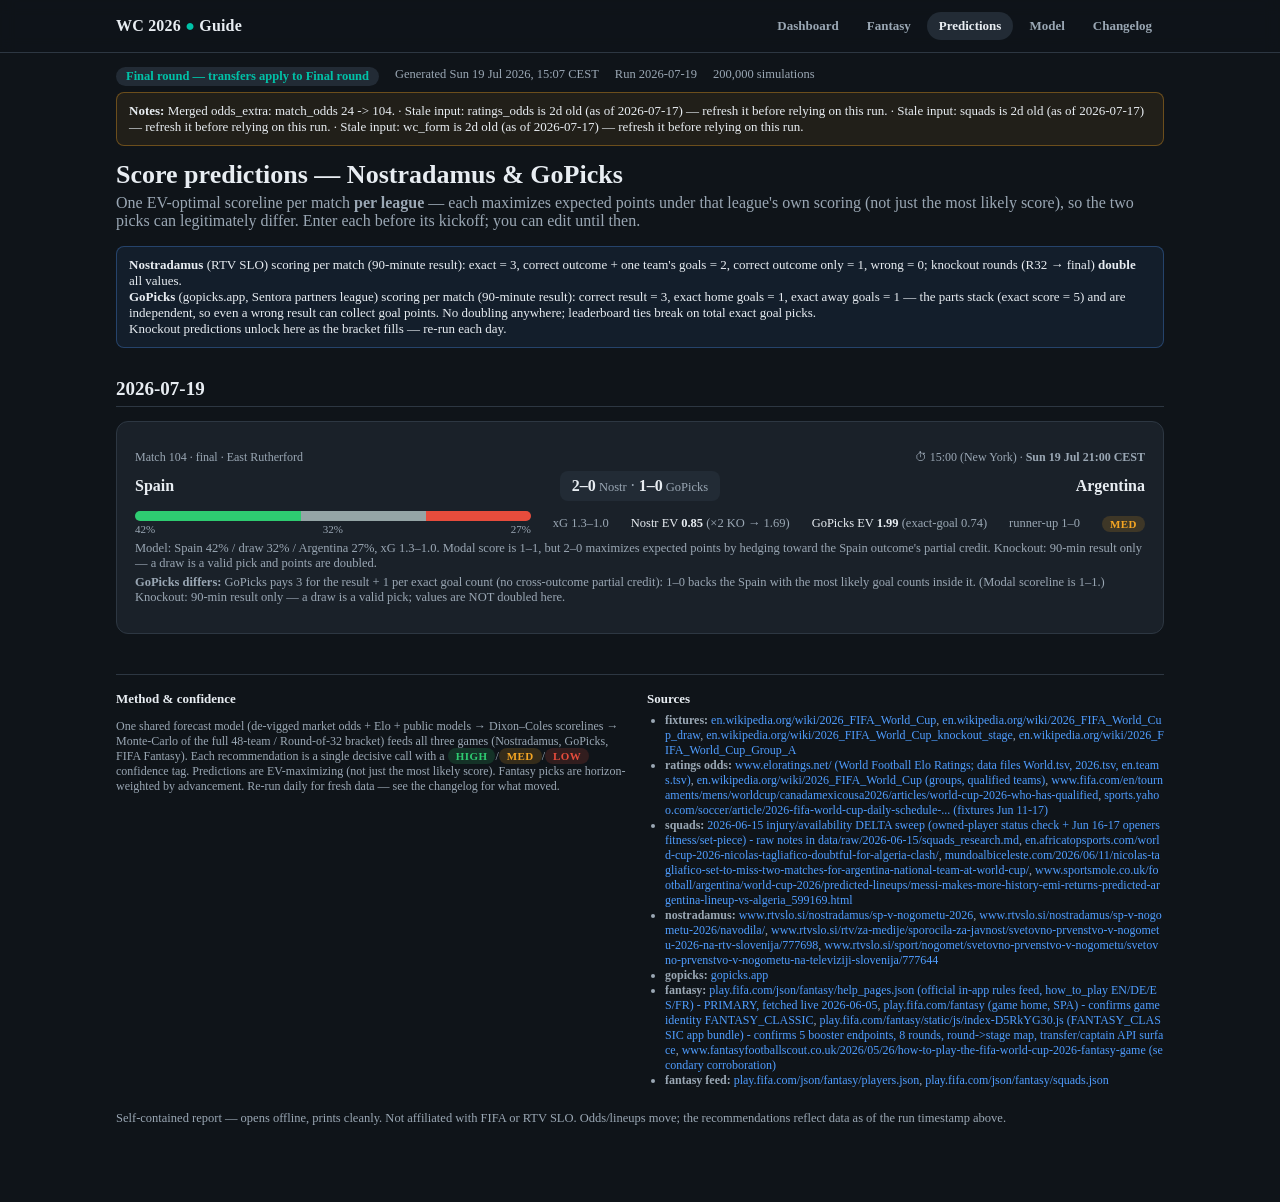
<file: output/predictions.html>
<!doctype html>
<html lang="en">
<head>
<meta charset="utf-8">
<meta name="viewport" content="width=device-width, initial-scale=1">
<title>Predictions — WC 2026 Guide</title>
<style>:root {
  --bg: #0f1419; --panel: #1a2129; --panel2: #222b35; --ink: #e8edf2; --muted: #9aa7b4;
  --line: #2d3742; --accent: #00c2a8; --accent2: #4f9dff; --gold: #ffcf4d;
  --win: #2ecc71; --draw: #95a5a6; --loss: #e74c3c;
  --hi: #2ecc71; --med: #f5a623; --lo: #e74c3c;
  --radius: 12px; --maxw: 1080px;
}
* { box-sizing: border-box; }
html { -webkit-text-size-adjust: 100%; }
body {
  margin: 0; background: var(--bg); color: var(--ink);
  font: 15px/1.55 -apple-system, BlinkMacSystemFont, &#34;Segoe UI&#34;, Roboto, Helvetica, Arial, sans-serif;
}
a { color: var(--accent2); text-decoration: none; }
a:hover { text-decoration: underline; }
.wrap { max-width: var(--maxw); margin: 0 auto; padding: 0 16px 64px; }

header.top {
  position: sticky; top: 0; z-index: 50; background: rgba(15,20,25,.92);
  backdrop-filter: blur(8px); border-bottom: 1px solid var(--line);
}
.top .wrap { padding-top: 12px; padding-bottom: 12px; display: flex; flex-wrap: wrap; align-items: center; gap: 10px 18px; }
.brand { font-weight: 700; font-size: 16px; letter-spacing: .2px; margin-right: auto; }
.brand .dot { color: var(--accent); }
nav.tabs { display: flex; flex-wrap: wrap; gap: 4px; }
nav.tabs a {
  padding: 6px 12px; border-radius: 999px; color: var(--muted); font-weight: 600; font-size: 13px;
}
nav.tabs a.active, nav.tabs a:hover { background: var(--panel2); color: var(--ink); text-decoration: none; }

.meta-bar { color: var(--muted); font-size: 12.5px; margin: 14px 0 6px; display: flex; flex-wrap: wrap; gap: 6px 16px; }
.stage-pill { background: var(--panel2); color: var(--accent); padding: 2px 10px; border-radius: 999px; font-weight: 600; }

h1 { font-size: 26px; margin: 14px 0 4px; }
h2 { font-size: 19px; margin: 30px 0 12px; padding-bottom: 6px; border-bottom: 1px solid var(--line); }
h3 { font-size: 15px; margin: 18px 0 8px; color: var(--muted); text-transform: uppercase; letter-spacing: .06em; }
p.lede { color: var(--muted); margin-top: 0; }

.card { background: var(--panel); border: 1px solid var(--line); border-radius: var(--radius); padding: 16px 18px; margin: 14px 0; }
.grid { display: grid; gap: 14px; }
.grid.cols-2 { grid-template-columns: 1fr 1fr; }
.grid.cols-3 { grid-template-columns: repeat(3, 1fr); }
.grid.cols-4 { grid-template-columns: repeat(4, 1fr); }
@media (max-width: 760px){ .grid.cols-2,.grid.cols-3,.grid.cols-4 { grid-template-columns: 1fr; } .top .wrap{gap:6px;} }

.kpi { text-align: center; }
.kpi .num { font-size: 30px; font-weight: 800; color: var(--accent); line-height: 1.1; }
.kpi .lbl { color: var(--muted); font-size: 12px; text-transform: uppercase; letter-spacing: .05em; }
.big { font-size: 30px; font-weight: 800; color: var(--accent); line-height: 1.1; margin: 4px 0; }
.tag.fresh-stale { background:#3a1d1d; color:#ff9b9b; }
.tag.fresh-low-confidence { background:#3a311d; color:#ffd28a; }
.tag.fresh-baseline { background:#1d2a3a; color:#9bc2ff; }
.tag.fresh-ok { background:#1d3a2a; color:#9bf0bf; }

.countdown { background: linear-gradient(135deg, #142a2e, #1a2129); border-color: #1f4d49; }
.countdown .num { color: var(--gold); }

.conf { font-size: 11px; font-weight: 700; padding: 2px 8px; border-radius: 999px; text-transform: uppercase; letter-spacing:.04em; }
.conf.High { background: rgba(46,204,113,.16); color: var(--hi); }
.conf.Med { background: rgba(245,166,35,.16); color: var(--med); }
.conf.Low { background: rgba(231,76,60,.16); color: var(--lo); }

.tag { display:inline-block; font-size: 10.5px; font-weight:600; padding: 1px 7px; border-radius: 999px; background: var(--panel2); color: var(--muted); margin: 0 3px 3px 0; }
.tag.pen, .tag.penalties { background: rgba(255,207,77,.16); color: var(--gold); }
.tag.differential { background: rgba(79,157,255,.16); color: var(--accent2); }
.tag.nailed { background: rgba(46,204,113,.14); color: var(--hi); }

ul.actions { list-style: none; padding: 0; margin: 0; }
ul.actions li { padding: 12px 14px; border: 1px solid var(--line); border-left: 3px solid var(--accent); border-radius: 8px; margin-bottom: 10px; background: var(--panel); }
ul.actions li .a-do { font-weight: 700; }
ul.actions li .a-sub { color: var(--muted); font-size: 13px; }

table { width: 100%; border-collapse: collapse; font-size: 13.5px; }
th, td { text-align: left; padding: 7px 9px; border-bottom: 1px solid var(--line); white-space: nowrap; }
th { color: var(--muted); font-weight: 600; font-size: 12px; text-transform: uppercase; letter-spacing: .04em; cursor: pointer; user-select: none; position: sticky; top: 56px; background: var(--bg); }
th.sortable::after { content: &#34; ⇅&#34;; opacity: .35; font-size: 10px; }
tbody tr:hover { background: var(--panel2); }
td.num, th.num { text-align: right; font-variant-numeric: tabular-nums; }
.table-scroll { overflow-x: auto; -webkit-overflow-scrolling: touch; border-radius: var(--radius); border: 1px solid var(--line); }
.table-scroll table th { top: 0; }

.scoreline { font-weight: 800; font-size: 16px; font-variant-numeric: tabular-nums; }
.muted { color: var(--muted); }
.small { font-size: 12.5px; }
.right { text-align: right; }
.center { text-align: center; }
.pos { font-weight: 700; font-size: 11px; padding: 1px 6px; border-radius: 4px; }
.pos.GK { background:#6b4ea3; } .pos.DEF { background:#2f6fb0; } .pos.MID { background:#1f8f6f; } .pos.FWD { background:#b0532f; }

/* probability tri-bar */
.tribar { display:flex; height: 10px; border-radius: 5px; overflow:hidden; min-width: 120px; background:var(--panel2); }
.tribar i { display:block; height:100%; }
.tribar .h { background: var(--win); } .tribar .d { background: var(--draw); } .tribar .a { background: var(--loss); }
.trilabel { font-size: 11px; color: var(--muted); margin-top: 2px; display:flex; justify-content: space-between; }

/* match cards */
.match { display: grid; grid-template-columns: 1fr auto 1fr; align-items: center; gap: 8px; }
.match .team { font-weight: 600; }
.match .team.away { text-align: right; }
.match .sc { background: var(--panel2); border-radius: 8px; padding: 6px 12px; text-align:center; }
.mrow { border-bottom: 1px solid var(--line); padding: 12px 0; }
.mrow:last-child { border-bottom: none; }
.mhead { display:flex; justify-content: space-between; align-items:center; gap: 10px; color: var(--muted); font-size: 12px; margin-bottom: 6px; }

/* pitch */
.pitch { background: linear-gradient(180deg,#15803d22,#14532d10); border: 1px solid #2e7d4f55; border-radius: var(--radius);
  padding: 18px 8px; display: grid; gap: 14px; background-color: #0e2a18; }
.pitch .line { display:flex; justify-content: space-around; gap: 6px; flex-wrap: wrap; }
.chip { background: var(--panel); border: 1px solid var(--line); border-radius: 10px; padding: 6px 8px; min-width: 84px; max-width: 130px; text-align:center; position: relative; }
.chip .nm { font-weight: 700; font-size: 12.5px; white-space: nowrap; overflow: hidden; text-overflow: ellipsis; }
.chip .sub { font-size: 10.5px; color: var(--muted); }
.chip .pts { font-size: 11px; color: var(--accent); font-weight: 700; }
.chip.cap { border-color: var(--gold); box-shadow: 0 0 0 1px var(--gold) inset; }
.chip .badge { position:absolute; top:-8px; right:-8px; background: var(--gold); color:#1a1a1a; font-weight:800; font-size:10px; border-radius:999px; width:18px; height:18px; line-height:18px; }
.chip .badge.v { background: var(--accent2); color:#fff; }
.bench { display:flex; gap:8px; flex-wrap: wrap; }
.bench .chip { min-width: 96px; }

.note { background: rgba(79,157,255,.08); border: 1px solid rgba(79,157,255,.3); border-radius: 8px; padding: 10px 12px; font-size: 13px; }
.warn { background: rgba(245,166,35,.08); border: 1px solid rgba(245,166,35,.35); border-radius: 8px; padding: 10px 12px; font-size: 13px; }

footer.foot { border-top: 1px solid var(--line); margin-top: 40px; padding-top: 16px; color: var(--muted); font-size: 12px; }
footer.foot h4 { color: var(--ink); margin: 0 0 6px; font-size: 13px; }
footer.foot ul { margin: 0 0 10px; padding-left: 18px; }
footer.foot a { word-break: break-all; }

.flip { color: var(--gold); }
.up { color: var(--win); } .down { color: var(--loss); }

@media print {
  :root { --bg:#fff; --panel:#fff; --panel2:#f1f3f5; --ink:#111; --muted:#555; --line:#ccc; }
  body { background:#fff; color:#111; }
  header.top { position: static; }
  nav.tabs, .countdown { display: none; }
  .card, .table-scroll { break-inside: avoid; }
  a { color:#111; }
  .pitch { background:#eef6f0; }
}
</style>
</head>
<body>
<header class="top">
  <div class="wrap">
    <span class="brand">WC&nbsp;2026 <span class="dot">●</span> Guide</span>
    <nav class="tabs">
      
      <a href="index.html" class="">Dashboard</a>
      
      <a href="fantasy.html" class="">Fantasy</a>
      
      <a href="predictions.html" class="active">Predictions</a>
      
      <a href="model.html" class="">Model</a>
      
      <a href="changelog.html" class="">Changelog</a>
      
    </nav>
  </div>
</header>
<div class="wrap">
  <div class="meta-bar">
    <span class="stage-pill">Final round — transfers apply to Final round</span>
    <span>Generated Sun 19 Jul 2026, 15:07 CEST</span>
    <span>Run 2026-07-19</span>
    <span>200,000 simulations</span>
  </div>

  
  <div class="warn"><strong>Notes:</strong>
    Merged odds_extra: match_odds 24 -&gt; 104. · Stale input: ratings_odds is 2d old (as of 2026-07-17) — refresh it before relying on this run. · Stale input: squads is 2d old (as of 2026-07-17) — refresh it before relying on this run. · Stale input: wc_form is 2d old (as of 2026-07-17) — refresh it before relying on this run.
  </div>
  

  
<h1>Score predictions — Nostradamus &amp; GoPicks</h1>
<p class="lede">One EV-optimal scoreline per match <b>per league</b> — each maximizes expected points under that league's
own scoring (not just the most likely score), so the two picks can legitimately differ. Enter each before its kickoff;
you can edit until then.</p>

<div class="note small">
  <b>Nostradamus</b> (RTV SLO) scoring per match (90-minute result): exact = 3, correct outcome + one team's goals = 2,
  correct outcome only = 1, wrong = 0; knockout rounds (R32 → final) <b>double</b> all values.
  <br><b>GoPicks</b> (gopicks.app, Sentora partners league) scoring per match (90-minute result): correct result = 3,
  exact home goals = 1, exact away goals = 1 — the parts stack (exact score = 5) and are independent, so even a wrong
  result can collect goal points. No doubling anywhere; leaderboard ties break on total exact goal picks.
  <br>Knockout predictions unlock here as the bracket fills — re-run each day.
</div>



<h2>2026-07-19</h2>
<div class="card">


<div class="mrow">
  <div class="mhead">
    <span>Match 104 · final · East Rutherford</span>
    <span>⏱ 15:00 (New York) · <b>Sun 19 Jul 21:00 CEST</b></span>
  </div>
  <div class="match">
    <div class="team">Spain</div>
    <div class="sc">
      
      <span class="scoreline">2–0</span><span class="small muted"> Nostr</span>
      <span class="muted">·</span>
      <span class="scoreline">1–0</span><span class="small muted"> GoPicks</span>
      
    </div>
    <div class="team away">Argentina</div>
  </div>
  <div style="display:flex; flex-wrap:wrap; gap:8px 22px; align-items:center; margin-top:10px">
    <div style="min-width:170px; flex:1"><div>
  <div class="tribar" title="Home 41.9% / Draw 31.6% / Away 26.6%">
    <i class="h" style="width:41.9%"></i>
    <i class="d" style="width:31.6%"></i>
    <i class="a" style="width:26.6%"></i>
  </div>
  <div class="trilabel"><span>42%</span><span>32%</span><span>27%</span></div>
</div></div>
    <div class="small muted">xG 1.3–1.0</div>
    <div class="small">Nostr EV <b>0.85</b> <span class="muted">(×2 KO → 1.69)</span></div>
    <div class="small">GoPicks EV <b>1.99</b> <span class="muted">(exact-goal 0.74)</span></div>
    <div class="small muted">runner-up 1–0</div>
    <div><span class="conf Med">Med</span></div>
  </div>
  <div class="small muted" style="margin-top:6px">Model: Spain 42% / draw 32% / Argentina 27%, xG 1.3–1.0. Modal score is 1–1, but 2–0 maximizes expected points by hedging toward the Spain outcome&#39;s partial credit. Knockout: 90-min result only — a draw is a valid pick and points are doubled.</div>
  
  <div class="small muted" style="margin-top:4px"><b>GoPicks differs:</b> GoPicks pays 3 for the result + 1 per exact goal count (no cross-outcome partial credit): 1–0 backs the Spain with the most likely goal counts inside it. (Modal scoreline is 1–1.) Knockout: 90-min result only — a draw is a valid pick; values are NOT doubled here.</div>
  
</div>

</div>



  <footer class="foot">
    <div class="grid cols-2">
      <div>
        <h4>Method &amp; confidence</h4>
        <p>One shared forecast model (de-vigged market odds + Elo + public models → Dixon–Coles scorelines →
        Monte-Carlo of the full 48-team / Round-of-32 bracket) feeds all three games (Nostradamus, GoPicks,
        FIFA Fantasy). Each recommendation is a single
        decisive call with a <span class="conf High">High</span>/<span class="conf Med">Med</span>/<span class="conf Low">Low</span>
        confidence tag. Predictions are EV-maximizing (not just the most likely score). Fantasy picks are
        horizon-weighted by advancement. Re-run daily for fresh data — see the changelog for what moved.</p>
      </div>
      <div>
        <h4>Sources</h4>
        <ul>
          
            <li><strong>fixtures:</strong>
              <a href="https://en.wikipedia.org/wiki/2026_FIFA_World_Cup">en.wikipedia.org/wiki/2026_FIFA_World_Cup</a>, <a href="https://en.wikipedia.org/wiki/2026_FIFA_World_Cup_draw">en.wikipedia.org/wiki/2026_FIFA_World_Cup_draw</a>, <a href="https://en.wikipedia.org/wiki/2026_FIFA_World_Cup_knockout_stage">en.wikipedia.org/wiki/2026_FIFA_World_Cup_knockout_stage</a>, <a href="https://en.wikipedia.org/wiki/2026_FIFA_World_Cup_Group_A">en.wikipedia.org/wiki/2026_FIFA_World_Cup_Group_A</a>
            </li>
          
            <li><strong>ratings odds:</strong>
              <a href="https://www.eloratings.net/ (World Football Elo Ratings; data files World.tsv, 2026.tsv, en.teams.tsv)">www.eloratings.net/ (World Football Elo Ratings; data files World.tsv, 2026.tsv, en.teams.tsv)</a>, <a href="https://en.wikipedia.org/wiki/2026_FIFA_World_Cup (groups, qualified teams)">en.wikipedia.org/wiki/2026_FIFA_World_Cup (groups, qualified teams)</a>, <a href="https://www.fifa.com/en/tournaments/mens/worldcup/canadamexicousa2026/articles/world-cup-2026-who-has-qualified">www.fifa.com/en/tournaments/mens/worldcup/canadamexicousa2026/articles/world-cup-2026-who-has-qualified</a>, <a href="https://sports.yahoo.com/soccer/article/2026-fifa-world-cup-daily-schedule-... (fixtures Jun 11-17)">sports.yahoo.com/soccer/article/2026-fifa-world-cup-daily-schedule-... (fixtures Jun 11-17)</a>
            </li>
          
            <li><strong>squads:</strong>
              <a href="2026-06-15 injury/availability DELTA sweep (owned-player status check + Jun 16-17 openers fitness/set-piece) - raw notes in data/raw/2026-06-15/squads_research.md">2026-06-15 injury/availability DELTA sweep (owned-player status check + Jun 16-17 openers fitness/set-piece) - raw notes in data/raw/2026-06-15/squads_research.md</a>, <a href="https://en.africatopsports.com/world-cup-2026-nicolas-tagliafico-doubtful-for-algeria-clash/">en.africatopsports.com/world-cup-2026-nicolas-tagliafico-doubtful-for-algeria-clash/</a>, <a href="https://mundoalbiceleste.com/2026/06/11/nicolas-tagliafico-set-to-miss-two-matches-for-argentina-national-team-at-world-cup/">mundoalbiceleste.com/2026/06/11/nicolas-tagliafico-set-to-miss-two-matches-for-argentina-national-team-at-world-cup/</a>, <a href="https://www.sportsmole.co.uk/football/argentina/world-cup-2026/predicted-lineups/messi-makes-more-history-emi-returns-predicted-argentina-lineup-vs-algeria_599169.html">www.sportsmole.co.uk/football/argentina/world-cup-2026/predicted-lineups/messi-makes-more-history-emi-returns-predicted-argentina-lineup-vs-algeria_599169.html</a>
            </li>
          
            <li><strong>nostradamus:</strong>
              <a href="https://www.rtvslo.si/nostradamus/sp-v-nogometu-2026">www.rtvslo.si/nostradamus/sp-v-nogometu-2026</a>, <a href="https://www.rtvslo.si/nostradamus/sp-v-nogometu-2026/navodila/">www.rtvslo.si/nostradamus/sp-v-nogometu-2026/navodila/</a>, <a href="https://www.rtvslo.si/rtv/za-medije/sporocila-za-javnost/svetovno-prvenstvo-v-nogometu-2026-na-rtv-slovenija/777698">www.rtvslo.si/rtv/za-medije/sporocila-za-javnost/svetovno-prvenstvo-v-nogometu-2026-na-rtv-slovenija/777698</a>, <a href="https://www.rtvslo.si/sport/nogomet/svetovno-prvenstvo-v-nogometu/svetovno-prvenstvo-v-nogometu-na-televiziji-slovenija/777644">www.rtvslo.si/sport/nogomet/svetovno-prvenstvo-v-nogometu/svetovno-prvenstvo-v-nogometu-na-televiziji-slovenija/777644</a>
            </li>
          
            <li><strong>gopicks:</strong>
              <a href="https://gopicks.app">gopicks.app</a>
            </li>
          
            <li><strong>fantasy:</strong>
              <a href="https://play.fifa.com/json/fantasy/help_pages.json (official in-app rules feed, how_to_play EN/DE/ES/FR) - PRIMARY, fetched live 2026-06-05">play.fifa.com/json/fantasy/help_pages.json (official in-app rules feed, how_to_play EN/DE/ES/FR) - PRIMARY, fetched live 2026-06-05</a>, <a href="https://play.fifa.com/fantasy (game home, SPA) - confirms game identity FANTASY_CLASSIC">play.fifa.com/fantasy (game home, SPA) - confirms game identity FANTASY_CLASSIC</a>, <a href="https://play.fifa.com/fantasy/static/js/index-D5RkYG30.js (FANTASY_CLASSIC app bundle) - confirms 5 booster endpoints, 8 rounds, round-&gt;stage map, transfer/captain API surface">play.fifa.com/fantasy/static/js/index-D5RkYG30.js (FANTASY_CLASSIC app bundle) - confirms 5 booster endpoints, 8 rounds, round-&gt;stage map, transfer/captain API surface</a>, <a href="https://www.fantasyfootballscout.co.uk/2026/05/26/how-to-play-the-fifa-world-cup-2026-fantasy-game (secondary corroboration)">www.fantasyfootballscout.co.uk/2026/05/26/how-to-play-the-fifa-world-cup-2026-fantasy-game (secondary corroboration)</a>
            </li>
          
            <li><strong>fantasy feed:</strong>
              <a href="https://play.fifa.com/json/fantasy/players.json">play.fifa.com/json/fantasy/players.json</a>, <a href="https://play.fifa.com/json/fantasy/squads.json">play.fifa.com/json/fantasy/squads.json</a>
            </li>
          
        </ul>
      </div>
    </div>
    <p class="small">Self-contained report — opens offline, prints cleanly. Not affiliated with FIFA or RTV SLO.
    Odds/lineups move; the recommendations reflect data as of the run timestamp above.</p>
  </footer>
</div>
<script>
document.addEventListener(&#39;click&#39;, function(e){
  var th = e.target.closest(&#39;th.sortable&#39;); if(!th) return;
  var table = th.closest(&#39;table&#39;); var idx = Array.prototype.indexOf.call(th.parentNode.children, th);
  var dir = th.getAttribute(&#39;data-dir&#39;) === &#39;asc&#39; ? &#39;desc&#39; : &#39;asc&#39;;
  Array.prototype.forEach.call(th.parentNode.children, function(x){x.removeAttribute(&#39;data-dir&#39;);});
  th.setAttribute(&#39;data-dir&#39;, dir);
  var rows = Array.prototype.slice.call(table.tBodies[0].rows);
  var num = function(v){ var n = parseFloat(String(v).replace(/[^0-9.\-]/g,&#39;&#39;)); return isNaN(n)?null:n; };
  rows.sort(function(a,b){
    var x=a.cells[idx].getAttribute(&#39;data-sort&#39;)||a.cells[idx].innerText;
    var y=b.cells[idx].getAttribute(&#39;data-sort&#39;)||b.cells[idx].innerText;
    var nx=num(x), ny=num(y), r;
    if(nx!==null&amp;&amp;ny!==null){ r=nx-ny; } else { r=String(x).localeCompare(String(y)); }
    return dir===&#39;asc&#39;? r : -r;
  });
  rows.forEach(function(r){ table.tBodies[0].appendChild(r); });
});
</script>
</body>
</html>
</file>
